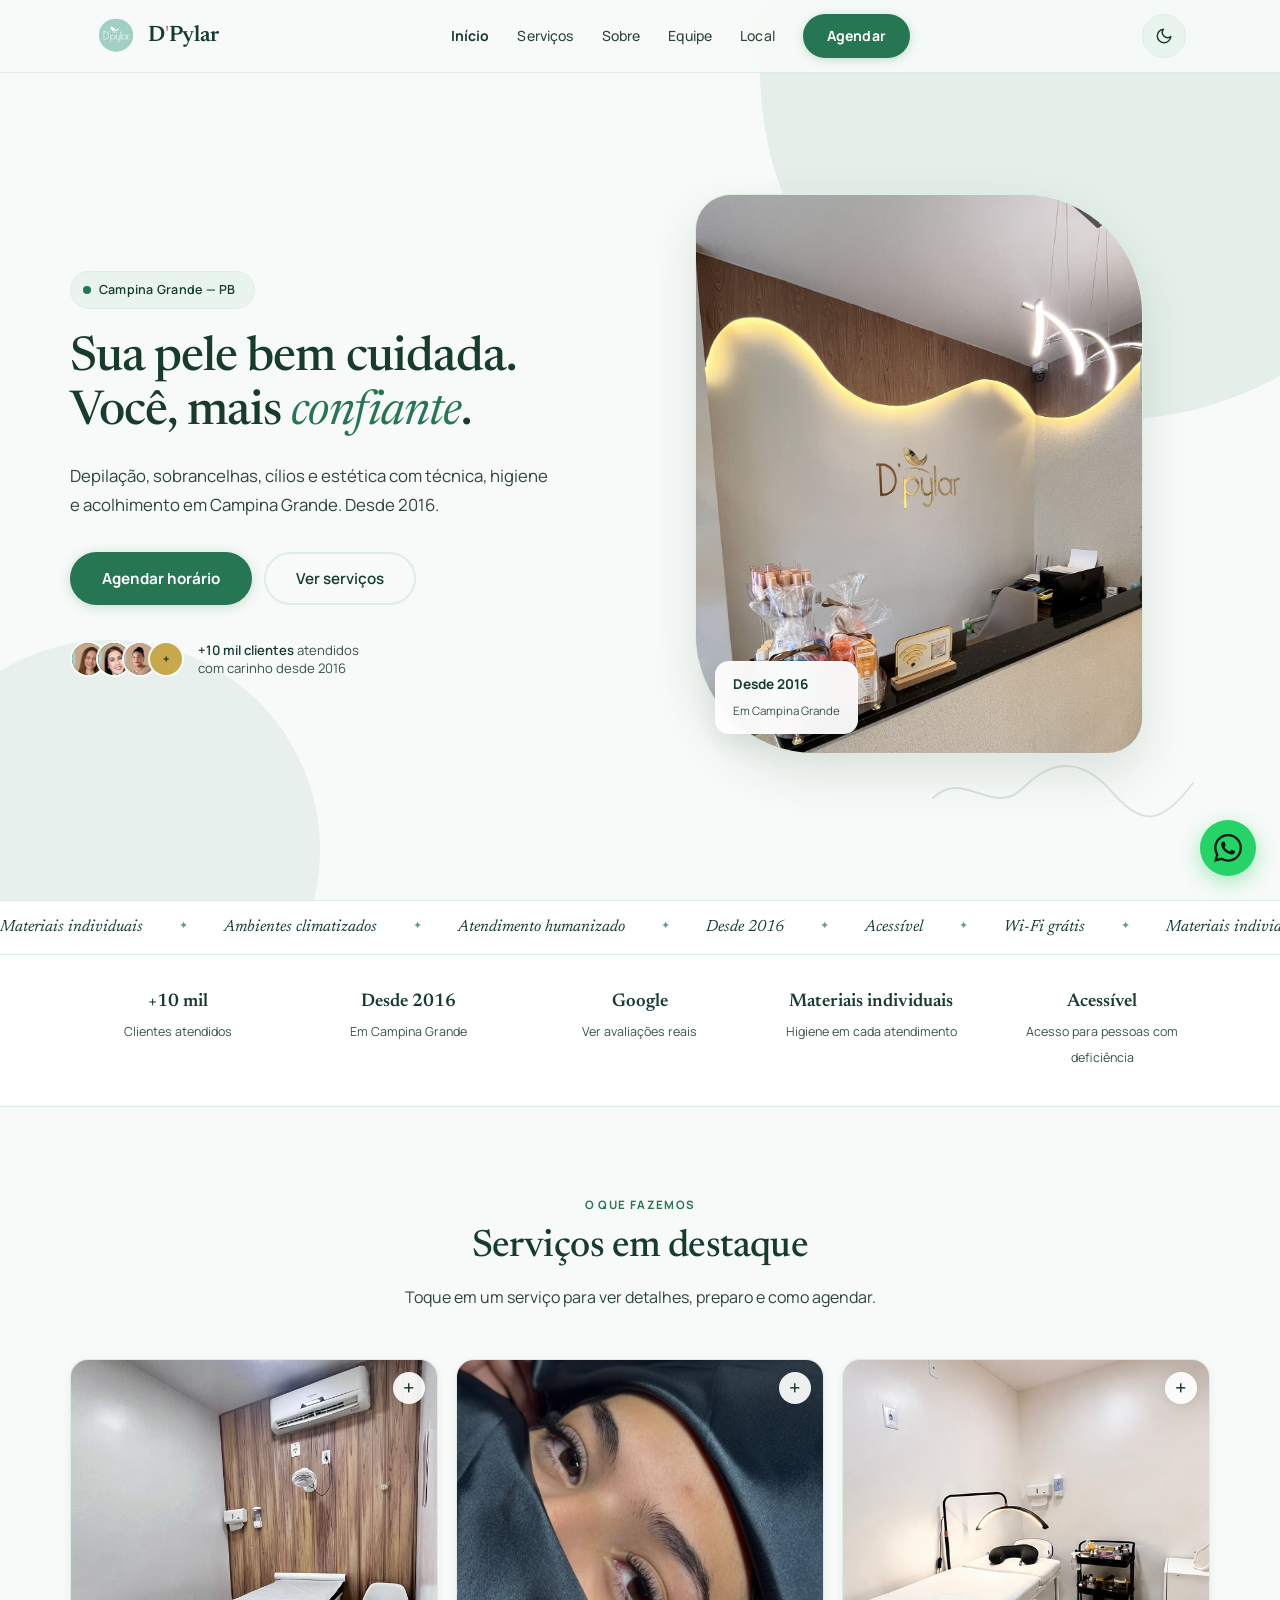
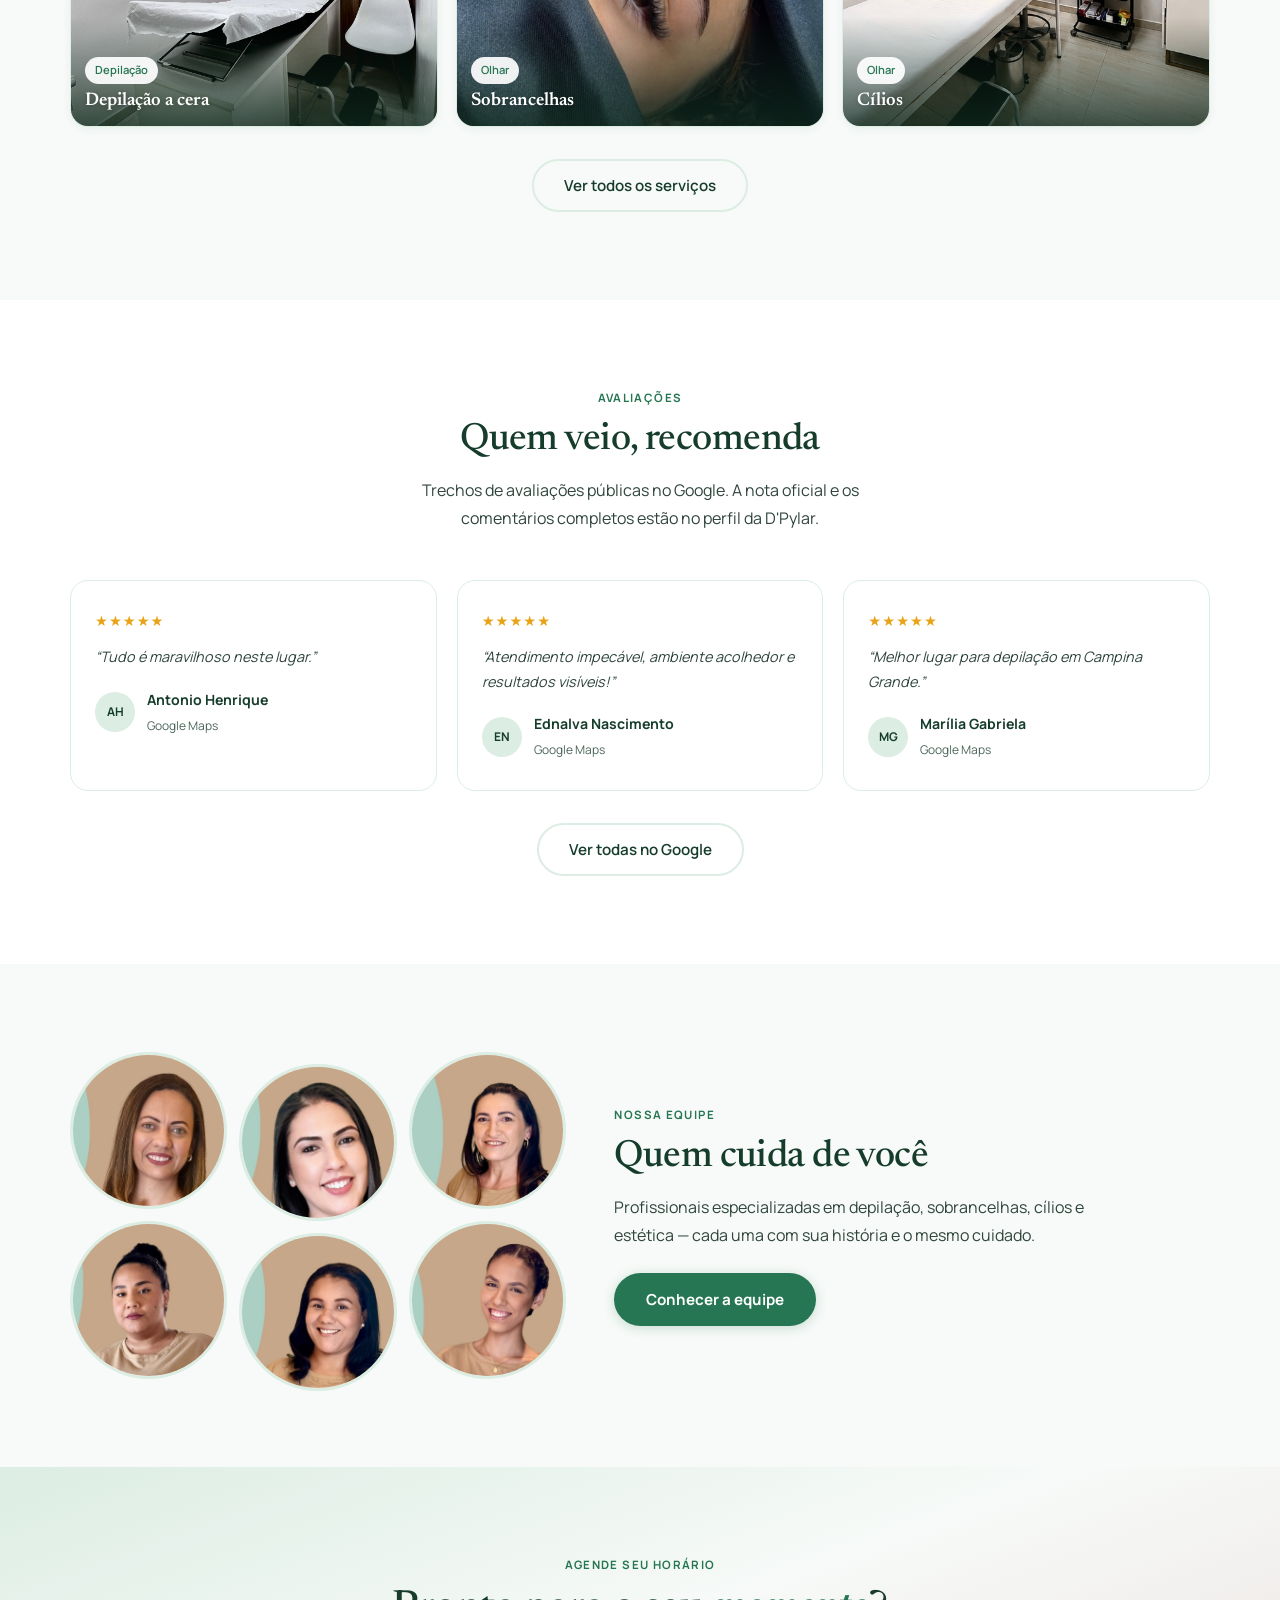
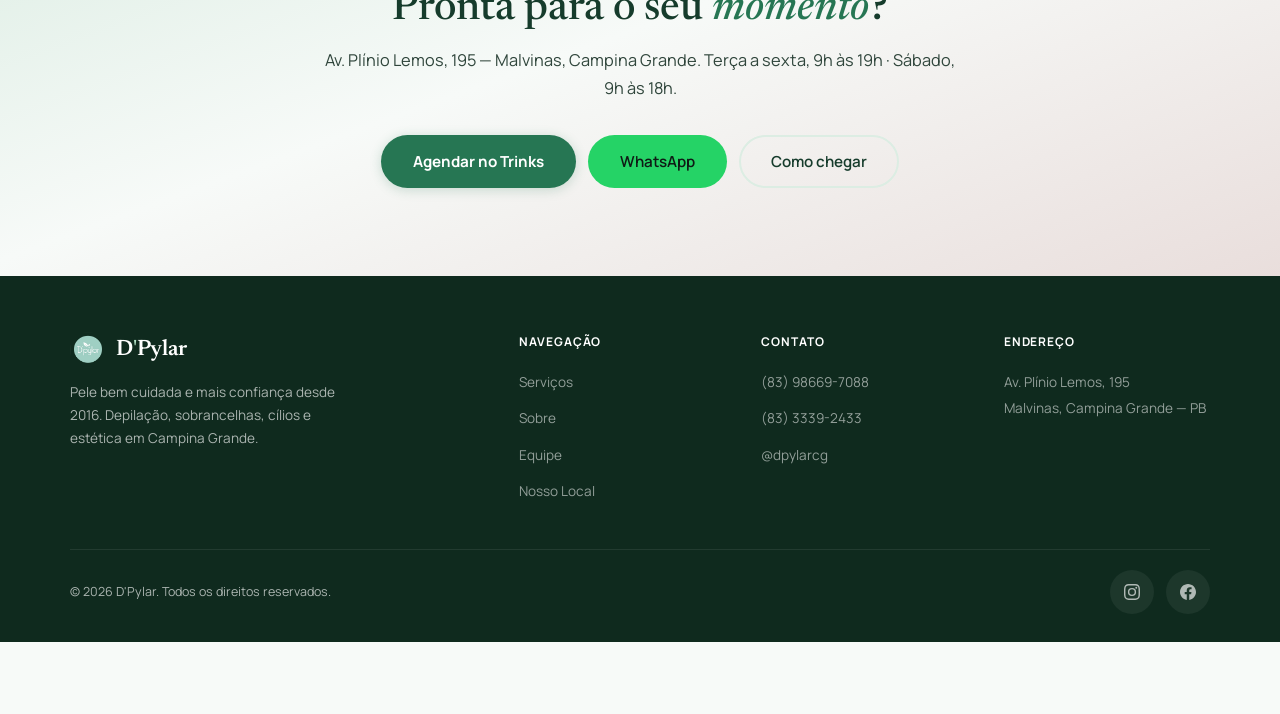
<file: index.html>
<!DOCTYPE html>
<html lang="pt-BR">
<head>
<meta charset="UTF-8">
<meta name="viewport" content="width=device-width, initial-scale=1.0">
<title>D'Pylar | Depilação, Sobrancelhas, Cílios e Estética — Campina Grande</title>
<meta name="description" content="Depilação a cera, fotodepilação, sobrancelhas, cílios e estética em Campina Grande. Atendimento com técnica, higiene e acolhimento desde 2016. Agende pelo WhatsApp ou Trinks.">
<link rel="canonical" href="https://dpylar.vercel.app/">
<meta property="og:type" content="website">
<meta property="og:locale" content="pt_BR">
<meta property="og:title" content="D'Pylar | Depilação, Sobrancelhas, Cílios e Estética — Campina Grande">
<meta property="og:description" content="Depilação, sobrancelhas, cílios e estética com técnica, higiene e acolhimento em Campina Grande. Desde 2016.">
<meta property="og:image" content="https://dpylar.vercel.app/assets/logo.png">
<meta property="og:url" content="https://dpylar.vercel.app/">
<meta name="twitter:card" content="summary">
<link rel="icon" type="image/png" sizes="32x32" href="assets/favicon-32.png">
<link rel="apple-touch-icon" href="assets/apple-touch-icon.png">
<link rel="preconnect" href="https://fonts.googleapis.com">
<link rel="preconnect" href="https://fonts.gstatic.com" crossorigin>
<link href="https://fonts.googleapis.com/css2?family=Manrope:wght@400;500;600;700&family=Newsreader:ital,opsz,wght@0,6..72,400;0,6..72,500;0,6..72,600;1,6..72,400&display=swap" rel="stylesheet">
<link rel="stylesheet" href="style.css">
<script type="application/ld+json">
{
  "@context": "https://schema.org",
  "@type": "BeautySalon",
  "name": "D'Pylar",
  "description": "Depilação, sobrancelhas, cílios e estética em Campina Grande desde 2016.",
  "url": "https://dpylar.vercel.app/",
  "telephone": "+5583986697088",
  "image": "https://dpylar.vercel.app/assets/logo.png",
  "address": {
    "@type": "PostalAddress",
    "streetAddress": "Avenida Plínio Lemos, 195",
    "addressLocality": "Campina Grande",
    "addressRegion": "PB",
    "postalCode": "58433-195",
    "addressCountry": "BR"
  },
  "geo": {
    "@type": "GeoCoordinates",
    "latitude": -7.2382758,
    "longitude": -35.9235227
  },
  "openingHoursSpecification": [
    { "@type": "OpeningHoursSpecification", "dayOfWeek": ["Tuesday","Wednesday","Thursday","Friday"], "opens": "09:00", "closes": "19:00" },
    { "@type": "OpeningHoursSpecification", "dayOfWeek": "Saturday", "opens": "09:00", "closes": "18:00" }
  ],
  "sameAs": [
    "https://www.instagram.com/dpylarcg",
    "https://www.facebook.com/Dpylar",
    "https://www.trinks.com/dpylarcg"
  ]
}
</script>
</head>
<body class="has-mobile-bar">
<a href="#main-content" class="skip-link">Pular para o conteúdo</a>

<!-- ══ NAV ══ -->
<nav class="nav" id="navbar">
  <div class="nav-inner">
    <a href="index.html" class="brand">
      <img class="brand-logo" src="assets/logo.png" width="44" height="44" alt="D'Pylar">
      <span class="brand-name">D<span>'</span>Pylar</span>
    </a>
    <ul class="nav-menu">
      <li><a href="index.html" class="is-active">Início</a></li>
      <li><a href="servicos.html">Serviços</a></li>
      <li><a href="sobre.html">Sobre</a></li>
      <li><a href="equipe.html">Equipe</a></li>
      <li><a href="local.html">Local</a></li>
      <li><a href="https://www.trinks.com/dpylarcg" class="btn btn-nav" target="_blank" rel="noopener">Agendar</a></li>
    </ul>
    <div class="nav-controls">
      <button type="button" class="theme-toggle" onclick="toggleTheme()" aria-label="Alternar tema claro ou escuro">
        <svg class="icon-sun" viewBox="0 0 24 24" aria-hidden="true">
          <circle cx="12" cy="12" r="5"/>
          <line x1="12" y1="1" x2="12" y2="3"/>
          <line x1="12" y1="21" x2="12" y2="23"/>
          <line x1="4.22" y1="4.22" x2="5.64" y2="5.64"/>
          <line x1="18.36" y1="18.36" x2="19.78" y2="19.78"/>
          <line x1="1" y1="12" x2="3" y2="12"/>
          <line x1="21" y1="12" x2="23" y2="12"/>
          <line x1="4.22" y1="19.78" x2="5.64" y2="18.36"/>
          <line x1="18.36" y1="5.64" x2="19.78" y2="4.22"/>
        </svg>
        <svg class="icon-moon" viewBox="0 0 24 24" aria-hidden="true">
          <path d="M21 12.79A9 9 0 1111.21 3 7 7 0 0021 12.79z"/>
        </svg>
      </button>
      <button type="button" class="hamburger" onclick="openMobile()" aria-label="Abrir menu" aria-controls="mobileMenu" aria-expanded="false">
        <span></span><span></span><span></span>
      </button>
    </div>
  </div>
</nav>

<!-- ══ MOBILE MENU ══ -->
<div class="mobile-overlay" id="mobileMenu" aria-hidden="true" role="dialog" aria-modal="true" aria-label="Menu de navegação">
  <div class="mobile-menu-sheet">
    <div class="mobile-menu-top">
      <a href="index.html" class="brand" onclick="closeMobile()">
        <img class="brand-logo" src="assets/logo.png" width="44" height="44" alt="D'Pylar">
        <span class="brand-name">D<span>'</span>Pylar</span>
      </a>
      <div class="mobile-menu-top-actions">
        <button type="button" class="theme-toggle" onclick="toggleTheme()" aria-label="Alternar tema claro ou escuro">
          <svg class="icon-sun" viewBox="0 0 24 24" aria-hidden="true"><circle cx="12" cy="12" r="5"/><line x1="12" y1="1" x2="12" y2="3"/><line x1="12" y1="21" x2="12" y2="23"/><line x1="4.22" y1="4.22" x2="5.64" y2="5.64"/><line x1="18.36" y1="18.36" x2="19.78" y2="19.78"/><line x1="1" y1="12" x2="3" y2="12"/><line x1="21" y1="12" x2="23" y2="12"/><line x1="4.22" y1="19.78" x2="5.64" y2="18.36"/><line x1="18.36" y1="5.64" x2="19.78" y2="4.22"/></svg>
          <svg class="icon-moon" viewBox="0 0 24 24" aria-hidden="true"><path d="M21 12.79A9 9 0 1111.21 3 7 7 0 0021 12.79z"/></svg>
        </button>
        <button type="button" class="close-btn" onclick="closeMobile()" aria-label="Fechar menu">
          <svg viewBox="0 0 24 24" fill="none" stroke-width="2" stroke-linecap="round" aria-hidden="true"><line x1="18" y1="6" x2="6" y2="18"/><line x1="6" y1="6" x2="18" y2="18"/></svg>
        </button>
      </div>
    </div>
    <nav class="mobile-menu-nav" aria-label="Páginas">
      <a href="index.html" class="is-active" onclick="closeMobile()">Início</a>
      <a href="servicos.html" onclick="closeMobile()">Serviços</a>
      <a href="sobre.html" onclick="closeMobile()">Sobre</a>
      <a href="equipe.html" onclick="closeMobile()">Equipe</a>
      <a href="local.html" onclick="closeMobile()">Local</a>
    </nav>
    <div class="mobile-menu-cta">
      <a href="https://www.trinks.com/dpylarcg" class="btn btn-mint" target="_blank" rel="noopener" onclick="closeMobile()">Agendar horário</a>
      <a href="https://wa.me/5583986697088" class="btn btn-wa-soft" target="_blank" rel="noopener" onclick="closeMobile()">WhatsApp</a>
    </div>
  </div>
</div>

<!-- ══ HERO ══ -->
<main id="main-content">
<section class="hero">
  <div class="hero-bg" aria-hidden="true">
    <div class="hero-circle hero-circle-1"></div>
    <div class="hero-circle hero-circle-2"></div>
  </div>
  <svg class="hero-signature" viewBox="0 0 280 80" aria-hidden="true">
    <path d="M10 50 C 40 20, 70 70, 100 40 S 160 10, 190 45 S 240 75, 270 35"/>
  </svg>
  <div class="hero-inner">
    <div class="hero-content">
      <div class="hero-tag"><div class="tag-dot"></div> Campina Grande — PB</div>
      <h1>Sua pele bem cuidada.<br>Você, mais <em>confiante</em>.</h1>
      <p class="hero-desc">Depilação, sobrancelhas, cílios e estética com técnica, higiene e acolhimento em Campina Grande. Desde 2016.</p>
      <div class="hero-actions">
        <a href="https://www.trinks.com/dpylarcg" class="btn btn-mint" target="_blank" rel="noopener">Agendar horário</a>
        <a href="servicos.html" class="btn btn-ghost">Ver serviços</a>
      </div>
      <div class="hero-proof">
        <div class="hero-proof-avatars" aria-hidden="true">
          <span><img src="assets/team-rosina.jpg" width="640" height="800" alt="" loading="lazy"></span>
          <span><img src="assets/team-luana.jpg" width="640" height="800" alt="" loading="lazy"></span>
          <span><img src="assets/team-jheniffer.jpg" width="640" height="800" alt="" loading="lazy"></span>
          <span>+</span>
        </div>
        <div class="hero-proof-text"><strong>+10 mil clientes</strong> atendidos<br>com carinho desde 2016</div>
      </div>
    </div>
    <div class="hero-visual">
      <div class="hero-photo">
        <img src="assets/ambiente-recepcao.jpg" width="1280" height="2276" alt="Recepção da D'Pylar em Campina Grande" fetchpriority="high" decoding="async">
      </div>
      <div class="hero-photo-badge">
        <strong>Desde 2016</strong>
        <span>Em Campina Grande</span>
      </div>
    </div>
  </div>
</section>

<!-- ══ MARQUEE DE SERVIÇOS ══ -->
<div class="marquee" aria-hidden="true">
  <div class="marquee-track">
    <div class="marquee-group">
      <span>Materiais individuais</span><span class="marquee-dot">✦</span>
      <span>Ambientes climatizados</span><span class="marquee-dot">✦</span>
      <span>Atendimento humanizado</span><span class="marquee-dot">✦</span>
      <span>Desde 2016</span><span class="marquee-dot">✦</span>
      <span>Acessível</span><span class="marquee-dot">✦</span>
      <span>Wi-Fi grátis</span><span class="marquee-dot">✦</span>
    </div>
    <div class="marquee-group">
      <span>Materiais individuais</span><span class="marquee-dot">✦</span>
      <span>Ambientes climatizados</span><span class="marquee-dot">✦</span>
      <span>Atendimento humanizado</span><span class="marquee-dot">✦</span>
      <span>Desde 2016</span><span class="marquee-dot">✦</span>
      <span>Acessível</span><span class="marquee-dot">✦</span>
      <span>Wi-Fi grátis</span><span class="marquee-dot">✦</span>
    </div>
  </div>
</div>

<!-- ══ FAIXA DE CONFIANÇA ══ -->
<section class="trust-strip" aria-label="Provas de confiança">
  <div class="trust-grid">
    <div class="trust-item">
      <strong data-counter data-target="10" data-prefix="+" data-suffix=" mil">+10 mil</strong>
      <span>Clientes atendidos</span>
    </div>
    <div class="trust-item">
      <strong>Desde 2016</strong>
      <span>Em Campina Grande</span>
    </div>
    <div class="trust-item">
      <a href="https://www.google.com/maps/search/?api=1&query=D'Pylar+Campina+Grande" target="_blank" rel="noopener">
        <strong>Google</strong>
        <span>Ver avaliações reais</span>
      </a>
    </div>
    <div class="trust-item">
      <strong>Materiais individuais</strong>
      <span>Higiene em cada atendimento</span>
    </div>
    <div class="trust-item">
      <strong>Acessível</strong>
      <span>Acesso para pessoas com deficiência</span>
    </div>
  </div>
</section>

<!-- ══ SERVIÇOS EM DESTAQUE ══ -->
<section class="section home-services" aria-labelledby="home-services-title">
  <div class="section-inner">
    <div class="section-header center">
      <span class="section-tag">O que fazemos</span>
      <h2 class="section-title" id="home-services-title">Serviços em destaque</h2>
      <p class="section-sub">Toque em um serviço para ver detalhes, preparo e como agendar.</p>
    </div>
    <div class="srv-square-grid">
      <a class="srv-square" href="servicos.html#cera" aria-label="Ver detalhes de Depilação a cera">
        <span class="srv-square-img">
          <img src="assets/ambiente-sala-cera.jpg" width="400" height="400" alt="" loading="lazy">
        </span>
        <span class="srv-square-label">
          <span class="srv-chip">Depilação</span>
          <span class="srv-square-title">Depilação a cera</span>
        </span>
      </a>
      <a class="srv-square" href="servicos.html#sobrancelhas" aria-label="Ver detalhes de Design de sobrancelhas">
        <span class="srv-square-img">
          <img src="assets/sobrancelha.jpg" width="400" height="400" alt="" loading="lazy">
        </span>
        <span class="srv-square-label">
          <span class="srv-chip">Olhar</span>
          <span class="srv-square-title">Sobrancelhas</span>
        </span>
      </a>
      <a class="srv-square" href="servicos.html#cilios" aria-label="Ver detalhes de Cílios">
        <span class="srv-square-img">
          <img src="assets/ambiente-cilios.jpg" width="400" height="400" alt="" loading="lazy">
        </span>
        <span class="srv-square-label">
          <span class="srv-chip">Olhar</span>
          <span class="srv-square-title">Cílios</span>
        </span>
      </a>
    </div>
    <div class="home-services-cta">
      <a href="servicos.html" class="btn btn-ghost">Ver todos os serviços</a>
    </div>
  </div>
</section>

<!-- ══ AVALIAÇÕES ══ -->
<section class="section reviews" aria-labelledby="home-reviews-title" style="background:var(--white);">
  <div class="section-inner">
    <div class="section-header center">
      <span class="section-tag">Avaliações</span>
      <h2 class="section-title" id="home-reviews-title">Quem veio, recomenda</h2>
      <p class="section-sub">Trechos de avaliações públicas no Google. A nota oficial e os comentários completos estão no perfil da D'Pylar.</p>
    </div>
    <div class="reviews-grid" aria-label="Trechos de avaliações públicas no Google Maps">
      <article class="review-card">
        <div class="stars" aria-label="5 de 5 estrelas">★★★★★</div>
        <p>“Tudo é maravilhoso neste lugar.”</p>
        <div class="review-author">
          <div class="review-avatar" aria-hidden="true">AH</div>
          <div><strong>Antonio Henrique</strong><span>Google Maps</span></div>
        </div>
      </article>
      <article class="review-card">
        <div class="stars" aria-label="5 de 5 estrelas">★★★★★</div>
        <p>“Atendimento impecável, ambiente acolhedor e resultados visíveis!”</p>
        <div class="review-author">
          <div class="review-avatar" aria-hidden="true">EN</div>
          <div><strong>Ednalva Nascimento</strong><span>Google Maps</span></div>
        </div>
      </article>
      <article class="review-card">
        <div class="stars" aria-label="5 de 5 estrelas">★★★★★</div>
        <p>“Melhor lugar para depilação em Campina Grande.”</p>
        <div class="review-author">
          <div class="review-avatar" aria-hidden="true">MG</div>
          <div><strong>Marília Gabriela</strong><span>Google Maps</span></div>
        </div>
      </article>
    </div>
    <div class="home-services-cta">
      <a href="https://www.google.com/maps/search/?api=1&query=D'Pylar+Campina+Grande" class="btn btn-ghost" target="_blank" rel="noopener">Ver todas no Google</a>
    </div>
  </div>
</section>

<!-- ══ EQUIPE (TEASER) ══ -->
<section class="section team-teaser" aria-labelledby="home-team-title">
  <div class="section-inner">
    <div class="team-teaser-inner">
      <div class="team-teaser-avatars" aria-hidden="true">
        <img src="assets/team-rosina.jpg" width="640" height="800" alt="" loading="lazy">
        <img src="assets/team-luana.jpg" width="640" height="800" alt="" loading="lazy">
        <img src="assets/team-ednalva.jpg" width="640" height="800" alt="" loading="lazy">
        <img src="assets/team-jheniffer.jpg" width="640" height="800" alt="" loading="lazy">
        <img src="assets/team-bruna.jpg" width="640" height="800" alt="" loading="lazy">
        <img src="assets/team-rayssa.jpg" width="640" height="800" alt="" loading="lazy">
      </div>
      <div class="team-teaser-text">
        <span class="section-tag">Nossa equipe</span>
        <h2 class="section-title" id="home-team-title">Quem cuida de você</h2>
        <p class="section-sub">Profissionais especializadas em depilação, sobrancelhas, cílios e estética — cada uma com sua história e o mesmo cuidado.</p>
        <a href="equipe.html" class="btn btn-mint">Conhecer a equipe</a>
      </div>
    </div>
  </div>
</section>

<!-- ══ AGENDAMENTO + LOCAL ══ -->
<section class="cta" id="agendar">
  <div class="cta-inner">
    <span class="section-tag">Agende seu horário</span>
    <h2>Pronta para o seu <em>momento</em>?</h2>
    <p>Av. Plínio Lemos, 195 — Malvinas, Campina Grande. Terça a sexta, 9h às 19h · Sábado, 9h às 18h.</p>
    <div class="cta-buttons">
      <a href="https://www.trinks.com/dpylarcg" class="btn btn-mint" target="_blank" rel="noopener">Agendar no Trinks</a>
      <a href="https://wa.me/5583986697088?text=Ol%C3%A1!%20Quero%20agendar%20um%20hor%C3%A1rio" class="btn btn-whatsapp" target="_blank" rel="noopener">WhatsApp</a>
      <a href="local.html" class="btn btn-ghost">Como chegar</a>
    </div>
  </div>
</section>

</main>
<!-- ══ FOOTER ══ -->
<footer class="footer">
  <div class="footer-inner">
    <div>
      <div class="footer-brand">
        <img src="assets/logo.png" width="36" height="36" alt="">
        <span class="brand-name">D<span>'</span>Pylar</span>
      </div>
      <p class="footer-about">Pele bem cuidada e mais confiança desde 2016. Depilação, sobrancelhas, cílios e estética em Campina Grande.</p>
    </div>
    <div>
      <h5>Navegação</h5>
      <ul>
        <li><a href="servicos.html">Serviços</a></li>
        <li><a href="sobre.html">Sobre</a></li>
        <li><a href="equipe.html">Equipe</a></li>
        <li><a href="local.html">Nosso Local</a></li>
      </ul>
    </div>
    <div>
      <h5>Contato</h5>
      <ul>
        <li><a href="tel:+5583986697088">(83) 98669-7088</a></li>
        <li><a href="tel:+558333392433">(83) 3339-2433</a></li>
        <li><a href="https://www.instagram.com/dpylarcg" target="_blank" rel="noopener">@dpylarcg</a></li>
      </ul>
    </div>
    <div>
      <h5>Endereço</h5>
      <ul>
        <li><a href="https://maps.app.goo.gl/AVbUxdaRb7txiyN36" target="_blank" rel="noopener">Av. Plínio Lemos, 195<br>Malvinas, Campina Grande — PB</a></li>
      </ul>
    </div>
  </div>
  <div class="footer-bottom">
    <span>&copy; 2026 D'Pylar. Todos os direitos reservados.</span>
    <div class="socials">
      <a href="https://www.instagram.com/dpylarcg" target="_blank" rel="noopener" aria-label="Instagram">
        <svg viewBox="0 0 24 24" aria-hidden="true"><path d="M12 2.163c3.204 0 3.584.012 4.85.07 3.252.148 4.771 1.691 4.919 4.919.058 1.265.069 1.645.069 4.849 0 3.205-.012 3.584-.069 4.849-.149 3.225-1.664 4.771-4.919 4.919-1.266.058-1.644.07-4.85.07-3.204 0-3.584-.012-4.849-.07-3.26-.149-4.771-1.699-4.919-4.92-.058-1.265-.07-1.644-.07-4.849 0-3.204.013-3.583.07-4.849.149-3.227 1.664-4.771 4.919-4.919 1.266-.057 1.645-.069 4.849-.069zM12 0C8.741 0 8.333.014 7.053.072 2.695.272.273 2.69.073 7.052.014 8.333 0 8.741 0 12c0 3.259.014 3.668.072 4.948.2 4.358 2.618 6.78 6.98 6.98C8.333 23.986 8.741 24 12 24c3.259 0 3.668-.014 4.948-.072 4.354-.2 6.782-2.618 6.979-6.98.059-1.28.073-1.689.073-4.948 0-3.259-.014-3.667-.072-4.947-.196-4.354-2.617-6.78-6.979-6.98C15.668.014 15.259 0 12 0zm0 5.838a6.162 6.162 0 100 12.324 6.162 6.162 0 000-12.324zM12 16a4 4 0 110-8 4 4 0 010 8zm6.406-11.845a1.44 1.44 0 100 2.881 1.44 1.44 0 000-2.881z"/></svg>
      </a>
      <a href="https://www.facebook.com/Dpylar" target="_blank" rel="noopener" aria-label="Facebook">
        <svg viewBox="0 0 24 24" aria-hidden="true"><path d="M24 12.073c0-6.627-5.373-12-12-12s-12 5.373-12 12c0 5.99 4.388 10.954 10.125 11.854v-8.385H7.078v-3.47h3.047V9.43c0-3.007 1.792-4.669 4.533-4.669 1.312 0 2.686.235 2.686.235v2.953H15.83c-1.491 0-1.956.925-1.956 1.874v2.25h3.328l-.532 3.47h-2.796v8.385C19.612 23.027 24 18.062 24 12.073z"/></svg>
      </a>
    </div>
  </div>
</footer>

<!-- WhatsApp flutuante -->
<a href="https://wa.me/5583986697088?text=Ol%C3%A1!%20Gostaria%20de%20tirar%20uma%20dúvida" class="float-wa" target="_blank" rel="noopener" aria-label="Falar no WhatsApp">
  <svg viewBox="0 0 24 24" aria-hidden="true"><path d="M17.472 14.382c-.297-.149-1.758-.867-2.03-.967-.273-.099-.471-.148-.67.15-.197.297-.767.966-.94 1.164-.173.199-.347.223-.644.075-.297-.15-1.255-.463-2.39-1.475-.883-.788-1.48-1.761-1.653-2.059-.173-.297-.018-.458.13-.606.134-.133.298-.347.446-.52.149-.174.198-.298.298-.497.099-.198.05-.371-.025-.52-.075-.149-.669-1.612-.916-2.207-.242-.579-.487-.5-.669-.51-.173-.008-.371-.01-.57-.01-.198 0-.52.074-.792.372-.272.297-1.04 1.016-1.04 2.479 0 1.462 1.065 2.875 1.213 3.074.149.198 2.096 3.2 5.077 4.487.709.306 1.262.489 1.694.625.712.227 1.36.195 1.871.118.571-.085 1.758-.719 2.006-1.413.248-.694.248-1.289.173-1.413-.074-.124-.272-.198-.57-.347m-5.421 7.403h-.004a9.87 9.87 0 01-5.031-1.378l-.361-.214-3.741.982.998-3.648-.235-.374a9.86 9.86 0 01-1.51-5.26c.001-5.45 4.436-9.884 9.888-9.884 2.64 0 5.122 1.03 6.988 2.898a9.825 9.825 0 012.893 6.994c-.003 5.45-4.437 9.884-9.885 9.884m8.413-18.297A11.815 11.815 0 0012.05 0C5.495 0 .16 5.335.157 11.892c0 2.096.547 4.142 1.588 5.945L.057 24l6.305-1.654a11.882 11.882 0 005.683 1.448h.005c6.554 0 11.89-5.335 11.893-11.893a11.821 11.821 0 00-3.48-8.413z"/></svg>
</a>

<!-- Barra mobile fixa -->
<div class="mobile-bar" role="navigation" aria-label="Ações principais">
  <a href="https://wa.me/5583986697088" class="mb-secondary" target="_blank" rel="noopener">WhatsApp</a>
  <a href="https://www.trinks.com/dpylarcg" class="mb-primary" target="_blank" rel="noopener">Agendar</a>
</div>

<script src="script.js"></script>
</body>
</html>
</file>
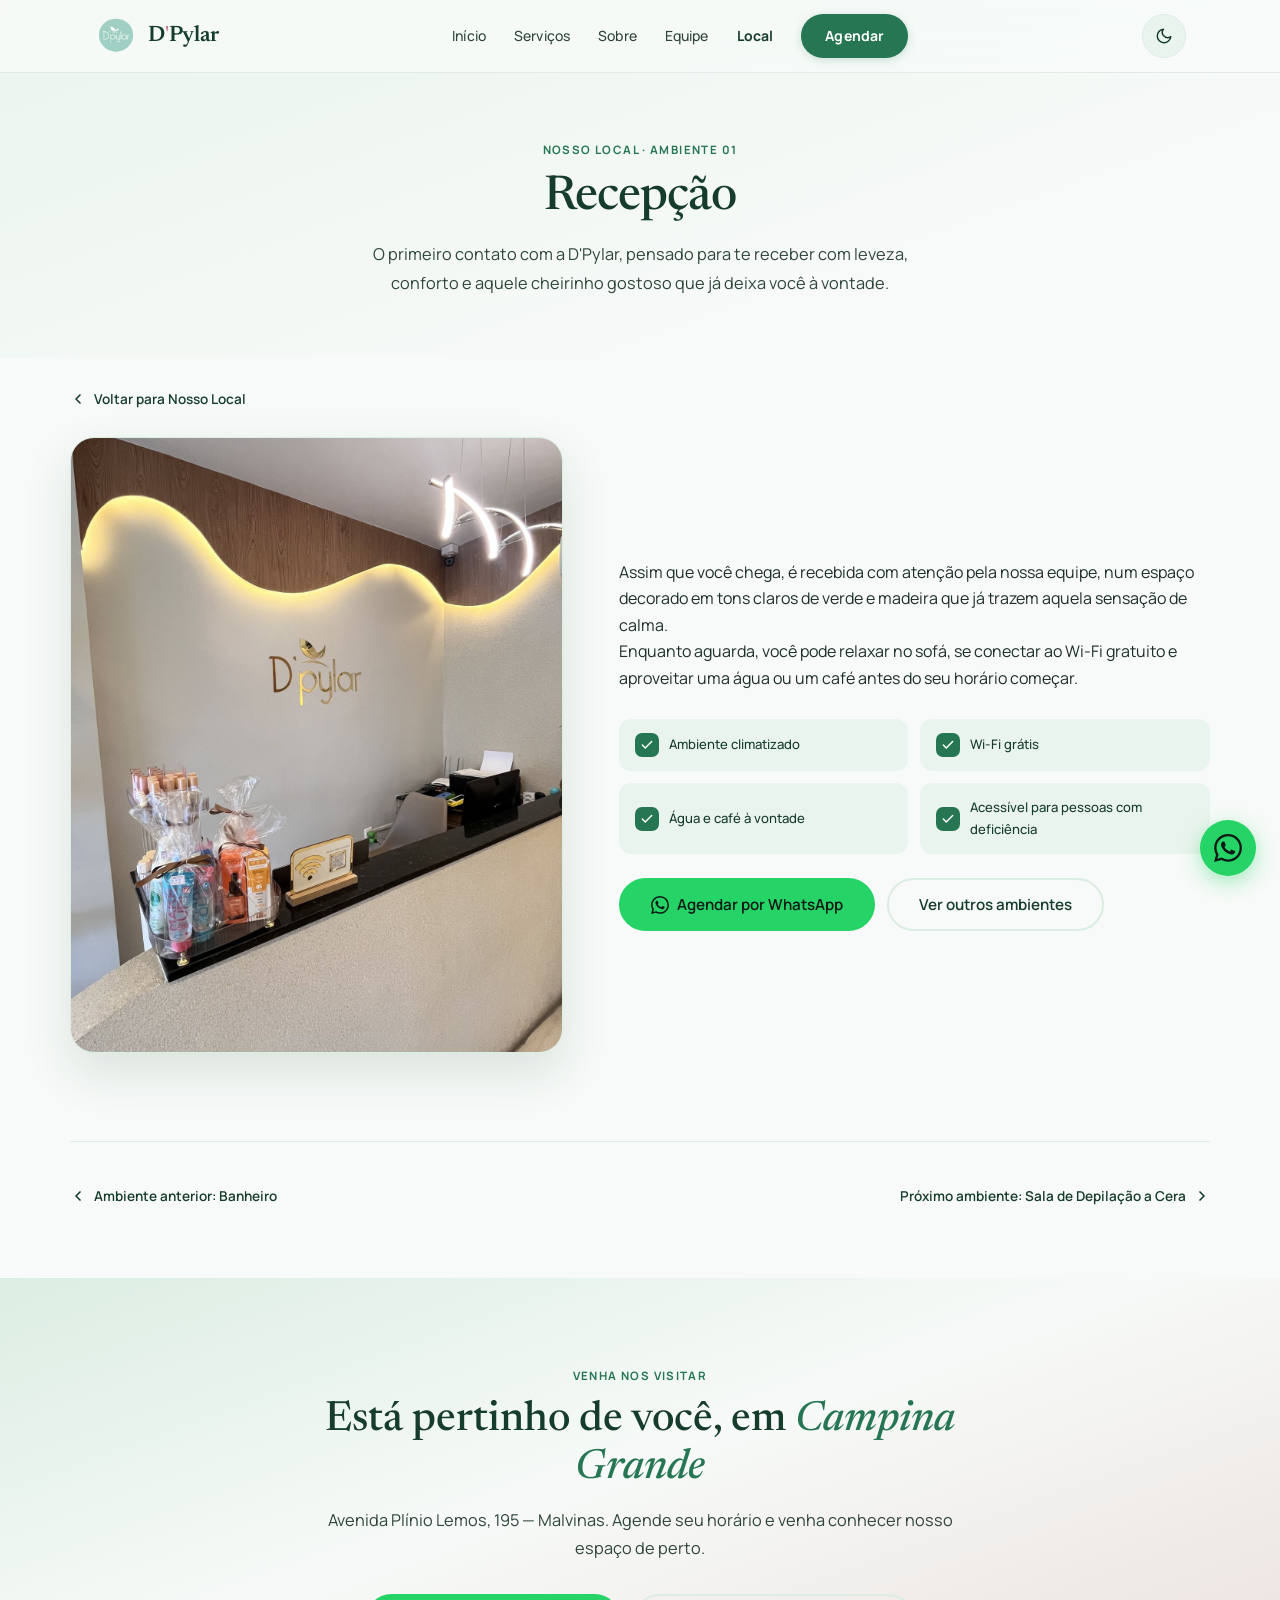
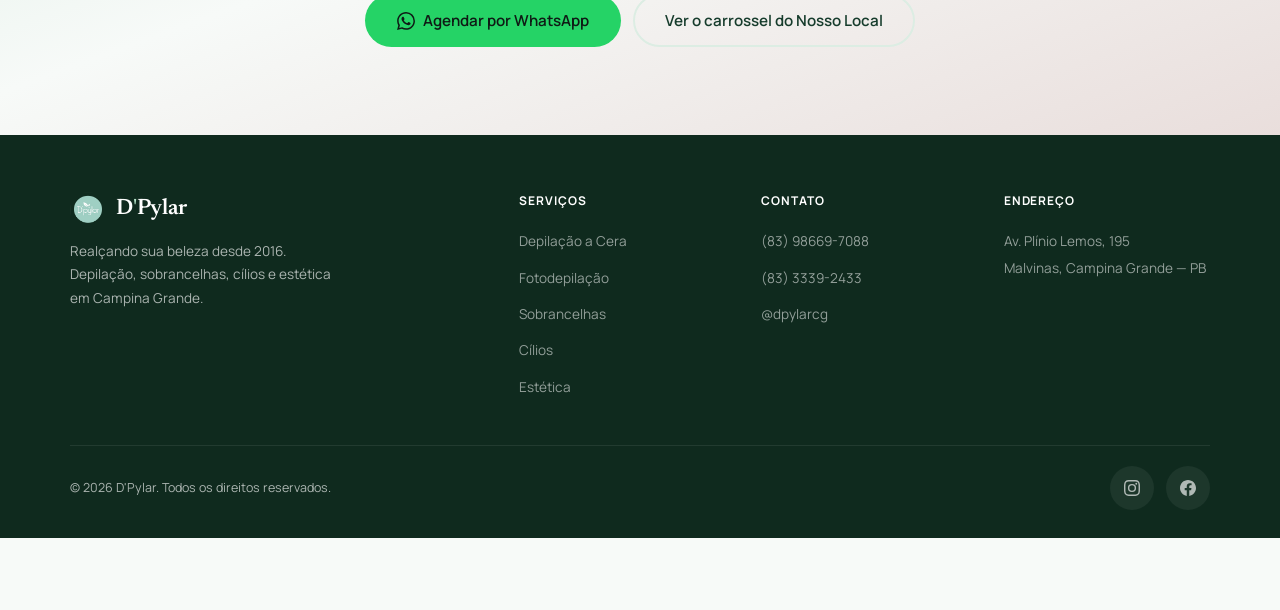
<file: ambiente.html>
<!DOCTYPE html>
<html lang="pt-BR">
<head>
<meta charset="UTF-8">
<meta name="viewport" content="width=device-width, initial-scale=1.0">
<title id="pageTitle">Nosso Local | D'Pylar — Campina Grande</title>
<meta name="description" content="Ambientes da D'Pylar em Campina Grande: recepção, salas de atendimento e estrutura pensada para o seu conforto.">
<link rel="canonical" href="https://dpylar.vercel.app/ambiente.html">
<meta property="og:type" content="website">
<meta property="og:locale" content="pt_BR">
<meta property="og:title" content="Nosso Local | D'Pylar — Campina Grande">
<meta property="og:description" content="Conheça os ambientes da D'Pylar, preparados para receber você com conforto e cuidado.">
<meta property="og:image" content="https://dpylar.vercel.app/assets/logo.png">
<meta property="og:url" content="https://dpylar.vercel.app/ambiente.html">
<meta name="twitter:card" content="summary">
<link rel="icon" type="image/png" sizes="32x32" href="assets/favicon-32.png">
<link rel="apple-touch-icon" href="assets/apple-touch-icon.png">
<link rel="preconnect" href="https://fonts.googleapis.com">
<link rel="preconnect" href="https://fonts.gstatic.com" crossorigin>
<link href="https://fonts.googleapis.com/css2?family=Manrope:wght@400;500;600;700&family=Newsreader:ital,opsz,wght@0,6..72,400;0,6..72,500;0,6..72,600;1,6..72,400&display=swap" rel="stylesheet">
<link rel="stylesheet" href="style.css">
</head>
<body class="has-mobile-bar">
<a href="#main-content" class="skip-link">Pular para o conteúdo</a>

<!-- ══ NAV ══ -->
<nav class="nav" id="navbar">
  <div class="nav-inner">
    <a href="index.html" class="brand">
      <img class="brand-logo" src="assets/logo.png" width="44" height="44" alt="D'Pylar">
      <span class="brand-name">D<span>'</span>Pylar</span>
    </a>
    <ul class="nav-menu">
      <li><a href="index.html">Início</a></li>
      <li><a href="servicos.html">Serviços</a></li>
      <li><a href="sobre.html">Sobre</a></li>
      <li><a href="equipe.html">Equipe</a></li>
      <li><a href="local.html" class="is-active">Local</a></li>
      <li><a href="https://www.trinks.com/dpylarcg" class="btn btn-nav" target="_blank" rel="noopener">Agendar</a></li>
    </ul>
    <div class="nav-controls">
      <button class="theme-toggle" onclick="toggleTheme()" aria-label="Alternar tema">
        <svg class="icon-sun" viewBox="0 0 24 24">
          <circle cx="12" cy="12" r="5"/>
          <line x1="12" y1="1" x2="12" y2="3"/>
          <line x1="12" y1="21" x2="12" y2="23"/>
          <line x1="4.22" y1="4.22" x2="5.64" y2="5.64"/>
          <line x1="18.36" y1="18.36" x2="19.78" y2="19.78"/>
          <line x1="1" y1="12" x2="3" y2="12"/>
          <line x1="21" y1="12" x2="23" y2="12"/>
          <line x1="4.22" y1="19.78" x2="5.64" y2="18.36"/>
          <line x1="18.36" y1="5.64" x2="19.78" y2="4.22"/>
        </svg>
        <svg class="icon-moon" viewBox="0 0 24 24">
          <path d="M21 12.79A9 9 0 1111.21 3 7 7 0 0021 12.79z"/>
        </svg>
      </button>
      <button type="button" class="hamburger" onclick="openMobile()" aria-label="Abrir menu" aria-controls="mobileMenu" aria-expanded="false">
        <span></span><span></span><span></span>
      </button>
    </div>
  </div>
</nav>

<!-- ══ MOBILE MENU ══ -->
<div class="mobile-overlay" id="mobileMenu" aria-hidden="true" role="dialog" aria-modal="true" aria-label="Menu de navegação">
  <div class="mobile-menu-sheet">
    <div class="mobile-menu-top">
      <a href="index.html" class="brand" onclick="closeMobile()">
        <img class="brand-logo" src="assets/logo.png" width="44" height="44" alt="D'Pylar">
        <span class="brand-name">D<span>'</span>Pylar</span>
      </a>
      <div class="mobile-menu-top-actions">
        <button type="button" class="theme-toggle" onclick="toggleTheme()" aria-label="Alternar tema claro ou escuro">
          <svg class="icon-sun" viewBox="0 0 24 24" aria-hidden="true"><circle cx="12" cy="12" r="5"/><line x1="12" y1="1" x2="12" y2="3"/><line x1="12" y1="21" x2="12" y2="23"/><line x1="4.22" y1="4.22" x2="5.64" y2="5.64"/><line x1="18.36" y1="18.36" x2="19.78" y2="19.78"/><line x1="1" y1="12" x2="3" y2="12"/><line x1="21" y1="12" x2="23" y2="12"/><line x1="4.22" y1="19.78" x2="5.64" y2="18.36"/><line x1="18.36" y1="5.64" x2="19.78" y2="4.22"/></svg>
          <svg class="icon-moon" viewBox="0 0 24 24" aria-hidden="true"><path d="M21 12.79A9 9 0 1111.21 3 7 7 0 0021 12.79z"/></svg>
        </button>
        <button type="button" class="close-btn" onclick="closeMobile()" aria-label="Fechar menu">
          <svg viewBox="0 0 24 24" fill="none" stroke-width="2" stroke-linecap="round" aria-hidden="true"><line x1="18" y1="6" x2="6" y2="18"/><line x1="6" y1="6" x2="18" y2="18"/></svg>
        </button>
      </div>
    </div>
    <nav class="mobile-menu-nav" aria-label="Páginas">
      <a href="index.html" onclick="closeMobile()">Início</a>
      <a href="servicos.html" onclick="closeMobile()">Serviços</a>
      <a href="sobre.html" onclick="closeMobile()">Sobre</a>
      <a href="equipe.html" onclick="closeMobile()">Equipe</a>
      <a href="local.html" class="is-active" onclick="closeMobile()">Local</a>
    </nav>
    <div class="mobile-menu-cta">
      <a href="https://www.trinks.com/dpylarcg" class="btn btn-mint" target="_blank" rel="noopener" onclick="closeMobile()">Agendar horário</a>
      <a href="https://wa.me/5583986697088" class="btn btn-wa-soft" target="_blank" rel="noopener" onclick="closeMobile()">WhatsApp</a>
    </div>
  </div>
</div>

<!-- ══ PAGE HERO (preenchido via JS) ══ -->
<main id="main-content">
<section class="page-hero">
  <span class="section-tag" id="envTag">Nosso Local</span>
  <h1 id="envHeroTitle">Recepção</h1>
  <p id="envHeroP">O primeiro contato com a D'Pylar, pensado para te receber com leveza, conforto e aquele cheirinho gostoso que já deixa você à vontade.</p>
</section>

<!-- ══ DETALHE DO AMBIENTE (preenchido via JS) ══ -->
<section class="section" style="padding-top:20px;">
  <div class="section-inner">
    <a href="local.html#ambientes" class="env-back-link">
      <svg viewBox="0 0 24 24"><polyline points="15 18 9 12 15 6"/></svg>
      Voltar para Nosso Local
    </a>
    <div class="env-detail-layout">
      <div class="env-detail-visual">
        <div class="env-detail-frame" id="envFrame">
          <img id="envImg" src="assets/ambiente-recepcao.jpg" alt="Recepção D'Pylar">
        </div>
      </div>
      <div class="env-detail-text">
        <div id="envBody">
          <p>Assim que você chega, é recebida com atenção pela nossa equipe, num espaço decorado em tons claros de verde e madeira que já trazem aquela sensação de calma.</p>
          <p>Enquanto aguarda, você pode relaxar no sofá, se conectar ao Wi-Fi gratuito e aproveitar uma água ou um café antes do seu horário começar.</p>
        </div>
        <div class="about-perks" id="envPerks">
          <div class="perk">
            <div class="perk-check"><svg viewBox="0 0 24 24"><polyline points="20 6 9 17 4 12"/></svg></div>
            <span>Ambiente climatizado</span>
          </div>
          <div class="perk">
            <div class="perk-check"><svg viewBox="0 0 24 24"><polyline points="20 6 9 17 4 12"/></svg></div>
            <span>Wi-Fi grátis</span>
          </div>
          <div class="perk">
            <div class="perk-check"><svg viewBox="0 0 24 24"><polyline points="20 6 9 17 4 12"/></svg></div>
            <span>Água e café à vontade</span>
          </div>
          <div class="perk">
            <div class="perk-check"><svg viewBox="0 0 24 24"><polyline points="20 6 9 17 4 12"/></svg></div>
            <span>Acessível para pessoas com deficiência</span>
          </div>
        </div>
        <div class="env-detail-actions">
          <a href="https://wa.me/5583986697088" class="btn btn-whatsapp" target="_blank" rel="noopener">
            <svg width="18" height="18" viewBox="0 0 24 24" fill="currentColor"><path d="M17.472 14.382c-.297-.149-1.758-.867-2.03-.967-.273-.099-.471-.148-.67.15-.197.297-.767.966-.94 1.164-.173.199-.347.223-.644.075-.297-.15-1.255-.463-2.39-1.475-.883-.788-1.48-1.761-1.653-2.059-.173-.297-.018-.458.13-.606.134-.133.298-.347.446-.52.149-.174.198-.298.298-.497.099-.198.05-.371-.025-.52-.075-.149-.669-1.612-.916-2.207-.242-.579-.487-.5-.669-.51-.173-.008-.371-.01-.57-.01-.198 0-.52.074-.792.372-.272.297-1.04 1.016-1.04 2.479 0 1.462 1.065 2.875 1.213 3.074.149.198 2.096 3.2 5.077 4.487.709.306 1.262.489 1.694.625.712.227 1.36.195 1.871.118.571-.085 1.758-.719 2.006-1.413.248-.694.248-1.289.173-1.413-.074-.124-.272-.198-.57-.347m-5.421 7.403h-.004a9.87 9.87 0 01-5.031-1.378l-.361-.214-3.741.982.998-3.648-.235-.374a9.86 9.86 0 01-1.51-5.26c.001-5.45 4.436-9.884 9.888-9.884 2.64 0 5.122 1.03 6.988 2.898a9.825 9.825 0 012.893 6.994c-.003 5.45-4.437 9.884-9.885 9.884m8.413-18.297A11.815 11.815 0 0012.05 0C5.495 0 .16 5.335.157 11.892c0 2.096.547 4.142 1.588 5.945L.057 24l6.305-1.654a11.882 11.882 0 005.683 1.448h.005c6.554 0 11.89-5.335 11.893-11.893a11.821 11.821 0 00-3.48-8.413z"/></svg>
            Agendar por WhatsApp
          </a>
          <a href="local.html#ambientes" class="btn btn-ghost">Ver outros ambientes</a>
          <span id="envRelated"></span>
        </div>
      </div>
    </div>
  </div>
</section>

<!-- ══ NAVEGAÇÃO ENTRE AMBIENTES (preenchido via JS) ══ -->
<section class="section" style="padding-top:0;padding-bottom:60px;">
  <div class="section-inner" style="display:flex;justify-content:space-between;gap:20px;flex-wrap:wrap;border-top:1px solid var(--mint-pale);padding-top:32px;">
    <a href="#" id="envPrev" class="env-back-link" style="margin-bottom:0;">
      <svg viewBox="0 0 24 24"><polyline points="15 18 9 12 15 6"/></svg>
      <span></span>
    </a>
    <a href="#" id="envNext" class="env-back-link" style="margin-bottom:0;">
      <span></span>
      <svg viewBox="0 0 24 24"><polyline points="9 6 15 12 9 18"/></svg>
    </a>
  </div>
</section>

<!-- ══ CTA ══ -->
<section class="cta" id="contato">
  <div class="cta-inner">
    <span class="section-tag">Venha nos visitar</span>
    <h2>Está pertinho de você, em <em>Campina Grande</em></h2>
    <p>Avenida Plínio Lemos, 195 — Malvinas. Agende seu horário e venha conhecer nosso espaço de perto.</p>
    <div class="cta-buttons">
      <a href="https://wa.me/5583986697088" class="btn btn-whatsapp" target="_blank" rel="noopener">
        <svg width="18" height="18" viewBox="0 0 24 24" fill="currentColor"><path d="M17.472 14.382c-.297-.149-1.758-.867-2.03-.967-.273-.099-.471-.148-.67.15-.197.297-.767.966-.94 1.164-.173.199-.347.223-.644.075-.297-.15-1.255-.463-2.39-1.475-.883-.788-1.48-1.761-1.653-2.059-.173-.297-.018-.458.13-.606.134-.133.298-.347.446-.52.149-.174.198-.298.298-.497.099-.198.05-.371-.025-.52-.075-.149-.669-1.612-.916-2.207-.242-.579-.487-.5-.669-.51-.173-.008-.371-.01-.57-.01-.198 0-.52.074-.792.372-.272.297-1.04 1.016-1.04 2.479 0 1.462 1.065 2.875 1.213 3.074.149.198 2.096 3.2 5.077 4.487.709.306 1.262.489 1.694.625.712.227 1.36.195 1.871.118.571-.085 1.758-.719 2.006-1.413.248-.694.248-1.289.173-1.413-.074-.124-.272-.198-.57-.347m-5.421 7.403h-.004a9.87 9.87 0 01-5.031-1.378l-.361-.214-3.741.982.998-3.648-.235-.374a9.86 9.86 0 01-1.51-5.26c.001-5.45 4.436-9.884 9.888-9.884 2.64 0 5.122 1.03 6.988 2.898a9.825 9.825 0 012.893 6.994c-.003 5.45-4.437 9.884-9.885 9.884m8.413-18.297A11.815 11.815 0 0012.05 0C5.495 0 .16 5.335.157 11.892c0 2.096.547 4.142 1.588 5.945L.057 24l6.305-1.654a11.882 11.882 0 005.683 1.448h.005c6.554 0 11.89-5.335 11.893-11.893a11.821 11.821 0 00-3.48-8.413z"/></svg>
        Agendar por WhatsApp
      </a>
      <a href="local.html" class="btn btn-ghost">Ver o carrossel do Nosso Local</a>
    </div>
  </div>
</section>

</main>
<!-- ══ FOOTER ══ -->
<footer class="footer">
  <div class="footer-inner">
    <div>
      <div class="footer-brand">
        <img src="assets/logo.png" width="36" height="36" alt="">
        <span class="brand-name">D<span>'</span>Pylar</span>
      </div>
      <p class="footer-about">Realçando sua beleza desde 2016. Depilação, sobrancelhas, cílios e estética em Campina Grande.</p>
    </div>
    <div>
      <h5>Serviços</h5>
      <ul>
        <li><a href="servicos.html#cera">Depilação a Cera</a></li>
        <li><a href="servicos.html#fotodepilacao">Fotodepilação</a></li>
        <li><a href="servicos.html#sobrancelhas">Sobrancelhas</a></li>
        <li><a href="servicos.html#cilios">Cílios</a></li>
        <li><a href="servicos.html#facial">Estética</a></li>
      </ul>
    </div>
    <div>
      <h5>Contato</h5>
      <ul>
        <li><a href="tel:+5583986697088">(83) 98669-7088</a></li>
        <li><a href="tel:+558333392433">(83) 3339-2433</a></li>
        <li><a href="https://www.instagram.com/dpylarcg" target="_blank" rel="noopener">@dpylarcg</a></li>
      </ul>
    </div>
    <div>
      <h5>Endereço</h5>
      <ul>
        <li><a href="https://maps.app.goo.gl/AVbUxdaRb7txiyN36" target="_blank" rel="noopener">Av. Plínio Lemos, 195<br>Malvinas, Campina Grande — PB</a></li>
      </ul>
    </div>
  </div>
  <div class="footer-bottom">
    <span>&copy; 2026 D'Pylar. Todos os direitos reservados.</span>
    <div class="socials">
      <a href="https://www.instagram.com/dpylarcg" target="_blank" rel="noopener" aria-label="Instagram">
        <svg viewBox="0 0 24 24"><path d="M12 2.163c3.204 0 3.584.012 4.85.07 3.252.148 4.771 1.691 4.919 4.919.058 1.265.069 1.645.069 4.849 0 3.205-.012 3.584-.069 4.849-.149 3.225-1.664 4.771-4.919 4.919-1.266.058-1.644.07-4.85.07-3.204 0-3.584-.012-4.849-.07-3.26-.149-4.771-1.699-4.919-4.92-.058-1.265-.07-1.644-.07-4.849 0-3.204.013-3.583.07-4.849.149-3.227 1.664-4.771 4.919-4.919 1.266-.057 1.645-.069 4.849-.069zM12 0C8.741 0 8.333.014 7.053.072 2.695.272.273 2.69.073 7.052.014 8.333 0 8.741 0 12c0 3.259.014 3.668.072 4.948.2 4.358 2.618 6.78 6.98 6.98C8.333 23.986 8.741 24 12 24c3.259 0 3.668-.014 4.948-.072 4.354-.2 6.782-2.618 6.979-6.98.059-1.28.073-1.689.073-4.948 0-3.259-.014-3.667-.072-4.947-.196-4.354-2.617-6.78-6.979-6.98C15.668.014 15.259 0 12 0zm0 5.838a6.162 6.162 0 100 12.324 6.162 6.162 0 000-12.324zM12 16a4 4 0 110-8 4 4 0 010 8zm6.406-11.845a1.44 1.44 0 100 2.881 1.44 1.44 0 000-2.881z"/></svg>
      </a>
      <a href="https://www.facebook.com/Dpylar" target="_blank" rel="noopener" aria-label="Facebook">
        <svg viewBox="0 0 24 24"><path d="M24 12.073c0-6.627-5.373-12-12-12s-12 5.373-12 12c0 5.99 4.388 10.954 10.125 11.854v-8.385H7.078v-3.47h3.047V9.43c0-3.007 1.792-4.669 4.533-4.669 1.312 0 2.686.235 2.686.235v2.953H15.83c-1.491 0-1.956.925-1.956 1.874v2.25h3.328l-.532 3.47h-2.796v8.385C19.612 23.027 24 18.062 24 12.073z"/></svg>
      </a>
    </div>
  </div>
</footer>


<a href="https://wa.me/5583986697088?text=Ol%C3%A1!%20Gostaria%20de%20tirar%20uma%20dúvida" class="float-wa" target="_blank" rel="noopener" aria-label="Falar no WhatsApp">
  <svg viewBox="0 0 24 24" aria-hidden="true"><path d="M17.472 14.382c-.297-.149-1.758-.867-2.03-.967-.273-.099-.471-.148-.67.15-.197.297-.767.966-.94 1.164-.173.199-.347.223-.644.075-.297-.15-1.255-.463-2.39-1.475-.883-.788-1.48-1.761-1.653-2.059-.173-.297-.018-.458.13-.606.134-.133.298-.347.446-.52.149-.174.198-.298.298-.497.099-.198.05-.371-.025-.52-.075-.149-.669-1.612-.916-2.207-.242-.579-.487-.5-.669-.51-.173-.008-.371-.01-.57-.01-.198 0-.52.074-.792.372-.272.297-1.04 1.016-1.04 2.479 0 1.462 1.065 2.875 1.213 3.074.149.198 2.096 3.2 5.077 4.487.709.306 1.262.489 1.694.625.712.227 1.36.195 1.871.118.571-.085 1.758-.719 2.006-1.413.248-.694.248-1.289.173-1.413-.074-.124-.272-.198-.57-.347m-5.421 7.403h-.004a9.87 9.87 0 01-5.031-1.378l-.361-.214-3.741.982.998-3.648-.235-.374a9.86 9.86 0 01-1.51-5.26c.001-5.45 4.436-9.884 9.888-9.884 2.64 0 5.122 1.03 6.988 2.898a9.825 9.825 0 012.893 6.994c-.003 5.45-4.437 9.884-9.885 9.884m8.413-18.297A11.815 11.815 0 0012.05 0C5.495 0 .16 5.335.157 11.892c0 2.096.547 4.142 1.588 5.945L.057 24l6.305-1.654a11.882 11.882 0 005.683 1.448h.005c6.554 0 11.89-5.335 11.893-11.893a11.821 11.821 0 00-3.48-8.413z"/></svg>
</a>
<div class="mobile-bar" role="navigation" aria-label="Ações principais">
  <a href="https://wa.me/5583986697088" class="mb-secondary" target="_blank" rel="noopener">WhatsApp</a>
  <a href="https://www.trinks.com/dpylarcg" class="mb-primary" target="_blank" rel="noopener">Agendar</a>
</div>
<script src="script.js"></script>
<script>
  // ══ CONTEÚDO DE TODOS OS AMBIENTES — uma única fonte de dados ══
  const AMBIENTES = {
    "recepcao": {
      num: "01", title: "Recepção", img: "assets/ambiente-recepcao.jpg",
      heroP: "O primeiro contato com a D'Pylar, pensado para te receber com leveza, conforto e aquele cheirinho gostoso que já deixa você à vontade.",
      body: [
        "Assim que você chega, é recebida com atenção pela nossa equipe, num espaço decorado em tons claros de verde e madeira que já trazem aquela sensação de calma.",
        "Enquanto aguarda, você pode relaxar no sofá, se conectar ao Wi-Fi gratuito e aproveitar uma água ou um café antes do seu horário começar."
      ],
      perks: ["Ambiente climatizado", "Wi-Fi grátis", "Água e café à vontade", "Acessível para pessoas com deficiência"],
      relatedHref: null, relatedLabel: null
    },
    "sala-cera": {
      num: "02", title: "Sala de Depilação a Cera", img: "assets/ambiente-sala-cera.jpg",
      heroP: "Um ambiente reservado e climatizado, preparado para que a sua depilação a cera seja tranquila do início ao fim.",
      body: [
        "A sala foi pensada para garantir privacidade e conforto: maca própria, iluminação suave e temperatura agradável durante todo o atendimento.",
        "Todo o material utilizado é individual e segue rigorosos protocolos de higiene para a sua segurança."
      ],
      perks: ["Maca confortável", "Materiais individuais", "Ambiente privativo", "Higiene rigorosa"],
      relatedHref: "servicos.html#cera", relatedLabel: "Ver serviço de Depilação a Cera"
    },
    "sala-multiuso": {
      num: "03", title: "Sala de Fotodepilação & Estética", img: "assets/ambiente-sala-multiuso.jpg",
      heroP: "Um espaço multiuso, climatizado e privativo, preparado tanto para as sessões de fotodepilação quanto para os tratamentos de estética facial e corporal.",
      body: [
        "Para aproveitar bem cada metro do estúdio, esta sala foi equipada para receber dois cuidados diferentes: a tecnologia de luz pulsada da fotodepilação e a maca dos tratamentos faciais e corporais.",
        "Independente do procedimento marcado, o padrão é sempre o mesmo: ambiente climatizado, produtos e materiais individuais, e toda a atenção da equipe do início ao fim."
      ],
      perks: ["Tecnologia de luz pulsada", "Maca para estética facial e corporal", "Ambiente climatizado e privativo", "Materiais individuais e higienizados"],
      relatedLinks: [
        { href: "servicos.html#fotodepilacao", label: "Ver serviço de Fotodepilação" },
        { href: "servicos.html#facial", label: "Ver serviços de Estética" }
      ]
    },
    "sala-sobrancelhas": {
      num: "04", title: "Sala de Sobrancelhas", img: "assets/ambiente-sobrancelha.jpg",
      heroP: "Ambiente reservado, com iluminação de precisão e cadeira reclinável, pensado especialmente para o design perfeito das suas sobrancelhas.",
      body: [
        "Nesta sala é feito todo o trabalho de design de sobrancelhas, com técnicas que valorizam o seu formato natural e realçam a expressão do olhar.",
        "A iluminação foi planejada especialmente para garantir precisão em cada fio, com uma cadeira confortável para você relaxar durante o atendimento."
      ],
      perks: ["Iluminação de precisão", "Cadeira reclinável", "Instrumentos higienizados", "Atendimento individualizado"],
      relatedHref: "servicos.html#sobrancelhas", relatedLabel: "Ver serviço de Sobrancelhas"
    },
    "sala-cilios": {
      num: "05", title: "Sala de Cílios", img: "assets/ambiente-cilios.jpg",
      heroP: "Um espaço tranquilo e reservado, preparado para a extensão e o design de cílios com todo o cuidado no detalhe.",
      body: [
        "Aqui são realizadas as extensões e o design de cílios, num ambiente calmo pensado para que você relaxe do início ao fim do procedimento.",
        "Usamos materiais individuais e instrumentos de precisão, garantindo um resultado natural e duradouro para o seu olhar."
      ],
      perks: ["Ambiente tranquilo e reservado", "Materiais individuais", "Instrumentos de precisão", "Resultado natural e duradouro"],
      relatedHref: "servicos.html#cilios", relatedLabel: "Ver serviço de Cílios"
    },
    "copa": {
      num: "06", title: "Copa & Área de Espera", img: "assets/ambiente-copa.jpg",
      heroP: "Um cantinho pra relaxar antes ou depois do atendimento — porque o cuidado com você começa antes mesmo da sala de atendimento.",
      body: [
        "Enquanto aguarda o seu horário, ou depois do procedimento, você pode aproveitar nossa copa para tomar uma água, um café ou um chá com tranquilidade.",
        "É também um espaço de troca: muitas clientes aproveitam esse momento para conversar com a equipe e planejar os próximos cuidados."
      ],
      perks: ["Água, café e chá", "Wi-Fi grátis", "Espaço aconchegante", "Ambiente climatizado"],
      relatedHref: null, relatedLabel: null
    },
    "banheiro": {
      num: "07", title: "Banheiro", img: "assets/ambiente-banheiro.jpg",
      heroP: "Ambiente limpo, acessível e preparado para garantir todo o seu conforto durante a visita.",
      body: [
        "Mantemos o banheiro sempre limpo e higienizado, com produtos de qualidade disponíveis para uso das clientes durante o atendimento.",
        "O espaço conta com estrutura de acessibilidade, para que todas as clientes se sintam à vontade em nosso estúdio."
      ],
      perks: ["Higienização constante", "Acessível para pessoas com deficiência", "Produtos de higiene disponíveis", "Ambiente reservado"],
      relatedHref: null, relatedLabel: null
    }
  };

  const ORDEM = ["recepcao","sala-cera","sala-multiuso","sala-sobrancelhas","sala-cilios","copa","banheiro"];

  (function renderAmbiente() {
    const params = new URLSearchParams(window.location.search);
    let id = params.get('id');
    if (!id || !AMBIENTES[id]) id = ORDEM[0];
    const a = AMBIENTES[id];
    const idx = ORDEM.indexOf(id);
    const prevId = ORDEM[(idx - 1 + ORDEM.length) % ORDEM.length];
    const nextId = ORDEM[(idx + 1) % ORDEM.length];

    document.getElementById('pageTitle').textContent = a.title + " | Nosso Local | D'Pylar — Campina Grande";
    document.getElementById('envTag').textContent = "Nosso Local · Ambiente " + a.num;
    document.getElementById('envHeroTitle').textContent = a.title;
    document.getElementById('envHeroP').textContent = a.heroP;

    const frame = document.getElementById('envFrame');
    if (Array.isArray(a.img)) {
      frame.classList.add('duo');
      frame.innerHTML = a.img.map(src => `<img src="${src}" alt="${a.title} D'Pylar">`).join('');
    } else {
      frame.classList.remove('duo');
      frame.innerHTML = `<img id="envImg" src="${a.img}" alt="${a.title} D'Pylar">`;
    }

    document.getElementById('envBody').innerHTML = a.body.map(p => `<p>${p}</p>`).join('');

    document.getElementById('envPerks').innerHTML = a.perks.map(p => `
      <div class="perk">
        <div class="perk-check"><svg viewBox="0 0 24 24"><polyline points="20 6 9 17 4 12"/></svg></div>
        <span>${p}</span>
      </div>`).join('');

    const related = document.getElementById('envRelated');
    const links = a.relatedLinks || (a.relatedHref ? [{ href: a.relatedHref, label: a.relatedLabel }] : []);
    related.innerHTML = links.map(l => `<a href="${l.href}" class="btn-outline">${l.label}</a>`).join('');

    const prevEl = document.getElementById('envPrev');
    prevEl.href = 'ambiente.html?id=' + prevId;
    prevEl.querySelector('span').textContent = 'Ambiente anterior: ' + AMBIENTES[prevId].title;

    const nextEl = document.getElementById('envNext');
    nextEl.href = 'ambiente.html?id=' + nextId;
    nextEl.querySelector('span').textContent = 'Próximo ambiente: ' + AMBIENTES[nextId].title;
  })();
</script>
</body>
</html>
</file>
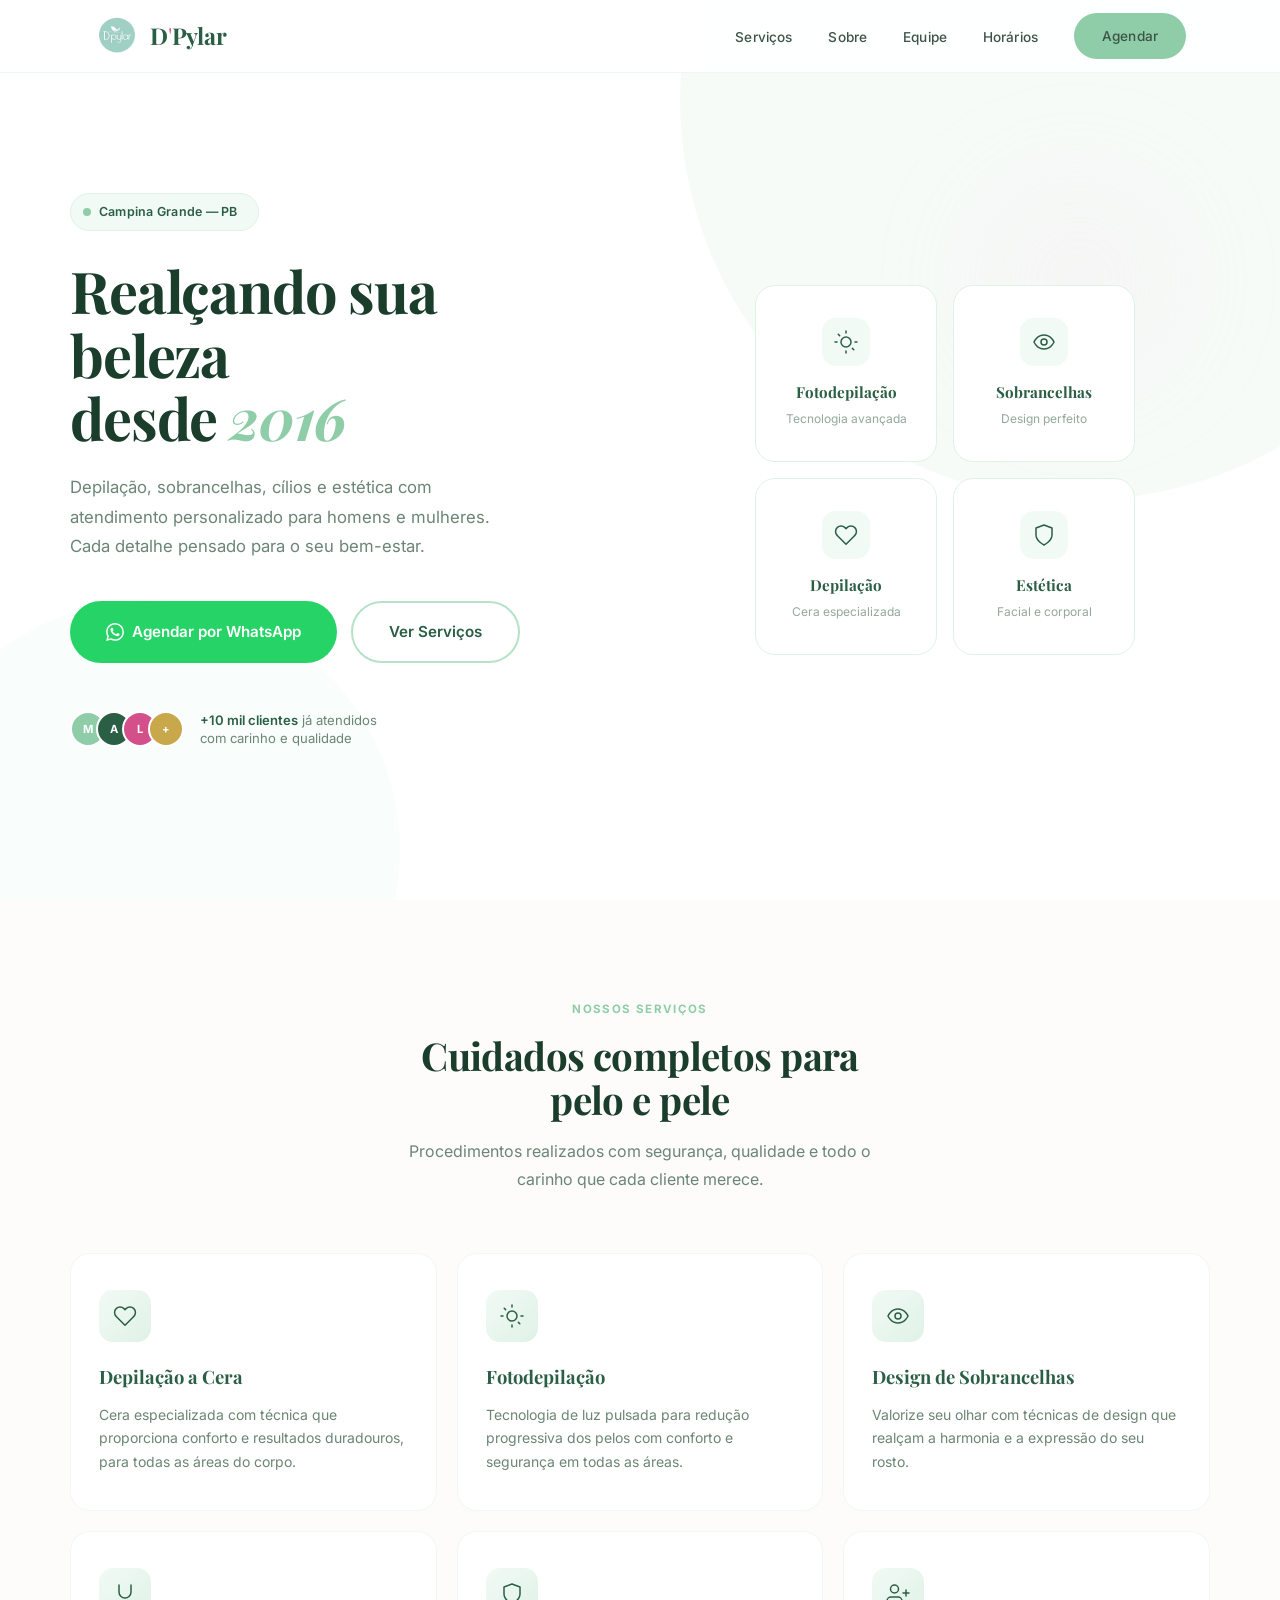
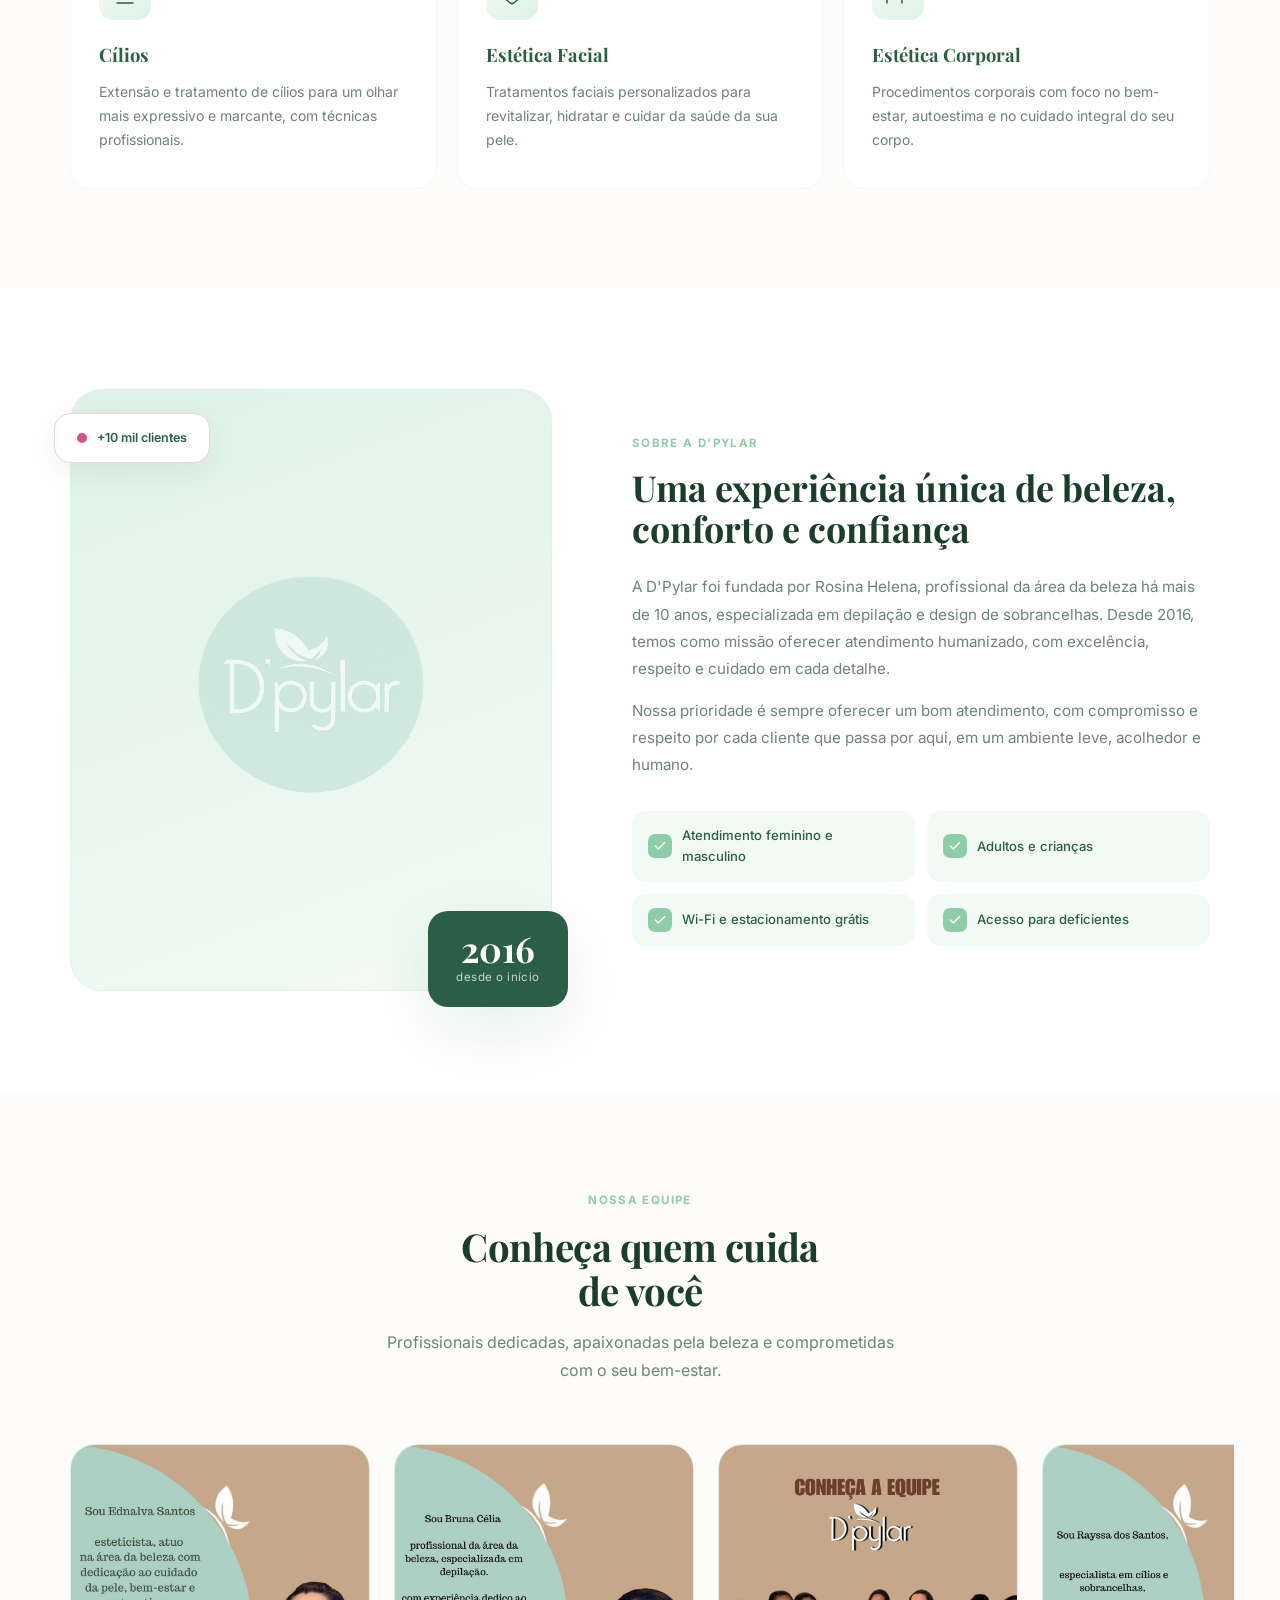
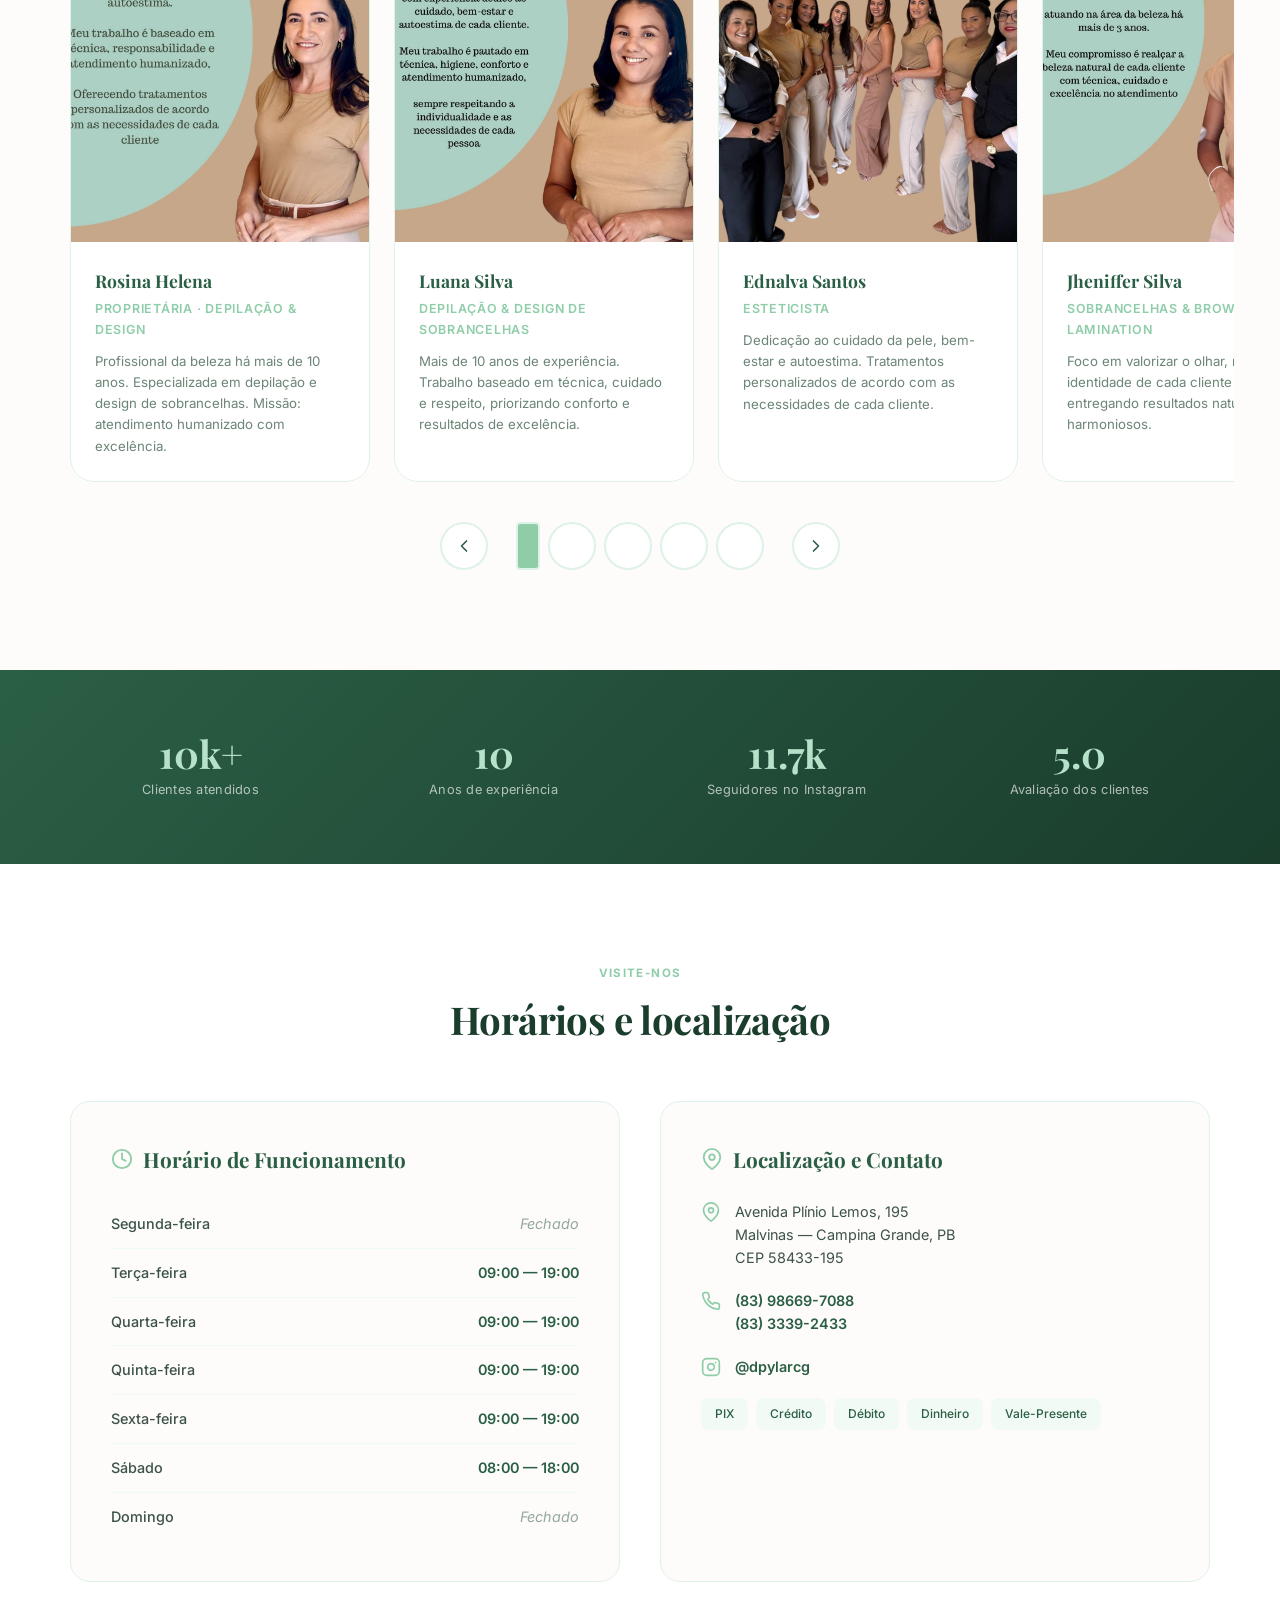
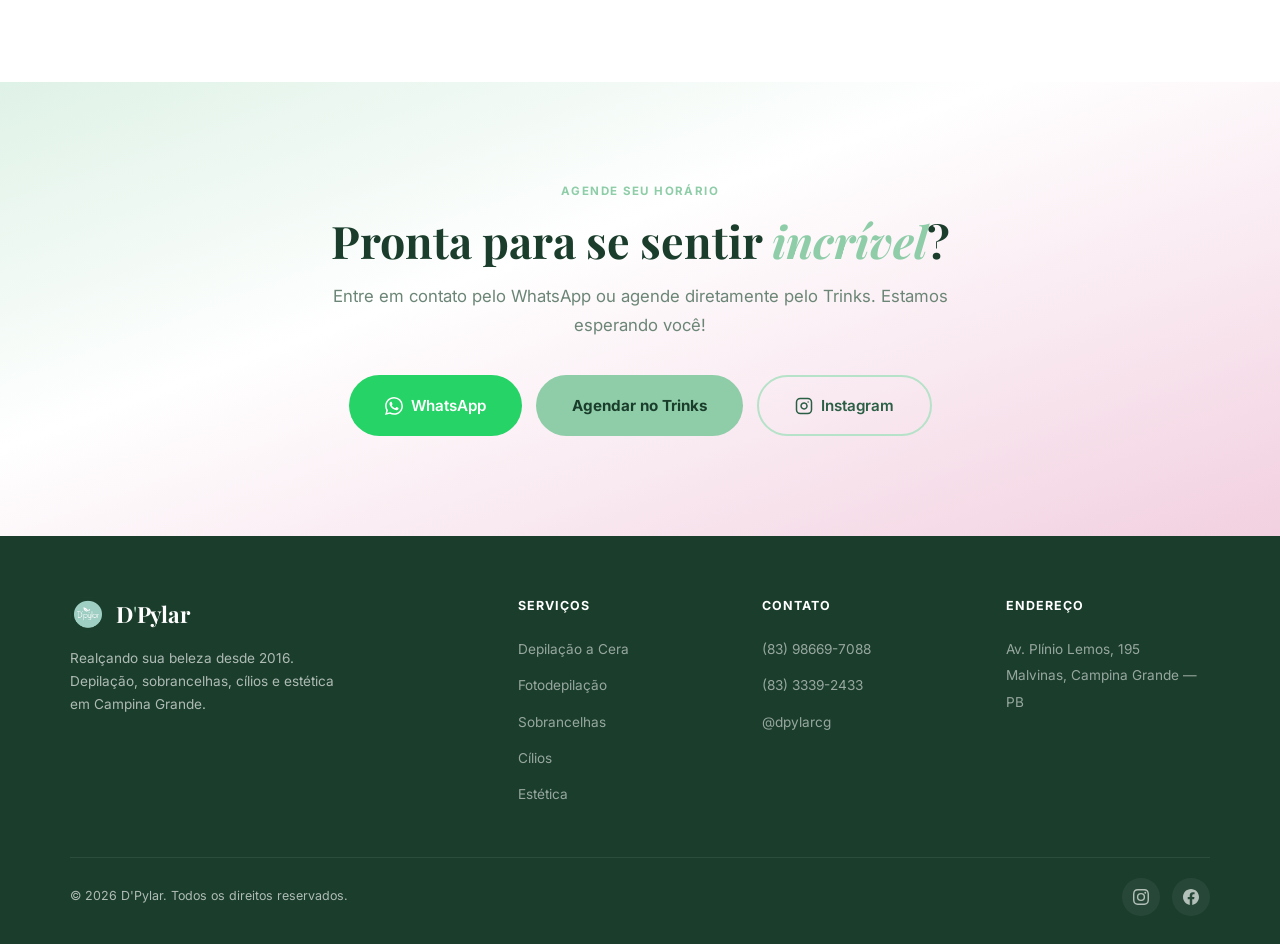
<file: dpylar-cg.html>
<!DOCTYPE html>
<html lang="pt-BR">
<head>
<meta charset="UTF-8">
<meta name="viewport" content="width=device-width, initial-scale=1.0">
<title>D'Pylar | Depilação, Sobrancelha, Estética & Cílios — Campina Grande</title>
<link href="https://fonts.googleapis.com/css2?family=Playfair+Display:ital,wght@0,400;0,600;0,700;1,400&family=Inter:wght@300;400;500;600;700&display=swap" rel="stylesheet">
<style>
*, *::before, *::after { margin: 0; padding: 0; box-sizing: border-box; }

:root {
  --mint: #8ECDA8;
  --mint-light: #B5E2C8;
  --mint-pale: #DFF2E7;
  --mint-whisper: #F2FAF5;
  --forest: #2B5F45;
  --forest-deep: #1A3D2C;
  --rose: #D4508B;
  --rose-soft: #F2D0E0;
  --gold: #C9A84C;
  --white: #FFFFFF;
  --cream: #FDFCFA;
  --text: #1C2B23;
  --text-mid: #3D5347;
  --text-soft: #6B8576;
  --text-muted: #94A89C;
  --shadow-sm: 0 2px 8px rgba(43,95,69,0.06);
  --shadow-md: 0 8px 32px rgba(43,95,69,0.08);
  --shadow-lg: 0 24px 64px rgba(43,95,69,0.1);
  --radius: 20px;
}

html { scroll-behavior: smooth; }
body {
  font-family: 'Inter', -apple-system, sans-serif;
  color: var(--text); background: var(--white);
  line-height: 1.65; -webkit-font-smoothing: antialiased;
}

/* ═══════════ NAVIGATION ═══════════ */
.nav {
  position: fixed; top: 0; width: 100%; z-index: 1000;
  background: rgba(255,255,255,0.9); backdrop-filter: blur(20px) saturate(1.4);
  border-bottom: 1px solid rgba(142,205,168,0.15);
  transition: box-shadow 0.4s ease;
}
.nav.scrolled { box-shadow: var(--shadow-sm); }
.nav-inner {
  max-width: 1140px; margin: 0 auto; padding: 0 24px;
  display: flex; align-items: center; justify-content: space-between;
  height: 72px;
}
.brand { display: flex; align-items: center; gap: 10px; text-decoration: none; }
.brand-mark {
  width: 42px; height: 42px; border-radius: 50%;
  background: linear-gradient(135deg, var(--mint), var(--forest));
  display: flex; align-items: center; justify-content: center;
  position: relative;
}
.brand-mark::after {
  content: ''; position: absolute; inset: -3px;
  border-radius: 50%; border: 2px solid var(--rose); opacity: 0.6;
}
.brand-mark svg { width: 20px; height: 20px; fill: var(--white); }
.brand-name {
  font-family: 'Playfair Display', serif;
  font-size: 1.45rem; font-weight: 700; color: var(--forest);
  letter-spacing: -0.01em;
}
.brand-name span { color: var(--rose); font-weight: 400; }
.nav-menu { display: flex; align-items: center; gap: 36px; list-style: none; }
.nav-menu a {
  font-size: 0.85rem; font-weight: 500; color: var(--text-mid);
  text-decoration: none; letter-spacing: 0.01em;
  position: relative; transition: color 0.25s;
}
.nav-menu a::after {
  content: ''; position: absolute; bottom: -4px; left: 0;
  width: 0; height: 2px; background: var(--mint);
  border-radius: 2px; transition: width 0.3s;
}
.nav-menu a:hover { color: var(--forest); }
.nav-menu a:hover::after { width: 100%; }

/* ── BUTTONS ── */
.btn {
  display: inline-flex; align-items: center; gap: 8px;
  font-family: 'Inter', sans-serif; font-weight: 600;
  font-size: 0.875rem; border-radius: 100px;
  text-decoration: none; transition: all 0.3s; cursor: pointer; border: none;
}
.btn-nav {
  background: var(--mint); color: var(--forest-deep);
  padding: 12px 28px; font-weight: 700;
}
.btn-nav:hover { background: var(--mint-light); transform: translateY(-1px); box-shadow: 0 6px 20px rgba(142,205,168,0.35); }
.btn-mint {
  background: var(--mint); color: var(--forest-deep);
  padding: 16px 36px; font-size: 0.95rem; font-weight: 700;
}
.btn-mint:hover { background: var(--mint-light); transform: translateY(-2px); box-shadow: 0 8px 24px rgba(142,205,168,0.3); }
.btn-ghost {
  background: transparent; color: var(--forest);
  padding: 16px 36px; font-size: 0.95rem;
  border: 2px solid var(--mint-light);
}
.btn-ghost:hover { background: var(--mint-whisper); border-color: var(--mint); }
.btn-whatsapp {
  background: #25D366; color: var(--white);
  padding: 16px 36px; font-size: 0.95rem;
}
.btn-whatsapp:hover { background: #1FB855; transform: translateY(-2px); box-shadow: 0 8px 24px rgba(37,211,102,0.3); }

.hamburger { display: none; background: none; border: none; cursor: pointer; padding: 8px; }
.hamburger span {
  display: block; width: 24px; height: 2px; background: var(--forest);
  margin: 6px 0; border-radius: 2px; transition: all 0.3s;
}

/* ═══════════ HERO ═══════════ */
.hero {
  min-height: 100vh; display: flex; align-items: center;
  position: relative; overflow: hidden;
  padding: 120px 24px 80px; background: var(--white);
}
.hero-bg { position: absolute; inset: 0; pointer-events: none; }
.hero-circle { position: absolute; border-radius: 50%; opacity: 0.08; background: var(--mint); }
.hero-circle-1 { width: 800px; height: 800px; top: -300px; right: -200px; }
.hero-circle-2 { width: 500px; height: 500px; bottom: -200px; left: -100px; opacity: 0.05; }
.hero-accent {
  position: absolute; top: 20%; right: 8%;
  width: 200px; height: 200px; border-radius: 50%;
  background: var(--rose-soft); opacity: 0.15; filter: blur(60px);
}
.hero-inner {
  max-width: 1140px; margin: 0 auto; width: 100%;
  display: grid; grid-template-columns: 1fr 1fr; gap: 80px;
  align-items: center; position: relative; z-index: 2;
}
.hero-tag {
  display: inline-flex; align-items: center; gap: 8px;
  background: var(--mint-whisper); border: 1px solid var(--mint-pale);
  border-radius: 100px; padding: 8px 20px 8px 12px;
  font-size: 0.78rem; font-weight: 600; color: var(--forest);
  letter-spacing: 0.02em; margin-bottom: 28px;
}
.tag-dot { width: 8px; height: 8px; border-radius: 50%; background: var(--mint); }
.hero h1 {
  font-family: 'Playfair Display', serif;
  font-size: clamp(2.6rem, 4.5vw, 3.8rem);
  line-height: 1.1; color: var(--forest-deep);
  margin-bottom: 24px; letter-spacing: -0.02em;
}
.hero h1 em { font-style: italic; color: var(--mint); }
.hero-desc {
  font-size: 1.05rem; color: var(--text-soft);
  max-width: 460px; margin-bottom: 40px; line-height: 1.75;
}
.hero-actions { display: flex; gap: 14px; flex-wrap: wrap; margin-bottom: 48px; }
.hero-proof { display: flex; align-items: center; gap: 16px; }
.hero-proof-avatars { display: flex; }
.hero-proof-avatars span {
  width: 36px; height: 36px; border-radius: 50%;
  border: 2px solid var(--white); margin-left: -10px;
  display: flex; align-items: center; justify-content: center;
  font-size: 0.7rem; font-weight: 700; color: var(--white);
}
.hero-proof-avatars span:first-child { margin-left: 0; }
.hero-proof-avatars span:nth-child(1) { background: var(--mint); }
.hero-proof-avatars span:nth-child(2) { background: var(--forest); }
.hero-proof-avatars span:nth-child(3) { background: var(--rose); }
.hero-proof-avatars span:nth-child(4) { background: var(--gold); }
.hero-proof-text { font-size: 0.82rem; color: var(--text-soft); line-height: 1.4; }
.hero-proof-text strong { color: var(--forest); font-weight: 600; }

/* Hero right - aligned grid */
.hero-visual { position: relative; display: flex; justify-content: center; }
.hero-grid-cards {
  display: grid; grid-template-columns: 1fr 1fr; gap: 16px;
  max-width: 380px; width: 100%;
}
.hero-mini-card {
  background: var(--white); border: 1px solid var(--mint-pale);
  border-radius: var(--radius); padding: 32px 20px;
  text-align: center; transition: all 0.3s;
}
.hero-mini-card:hover { transform: translateY(-4px); box-shadow: var(--shadow-md); border-color: var(--mint); }
.hmc-icon {
  width: 48px; height: 48px; border-radius: 14px;
  background: var(--mint-whisper); margin: 0 auto 14px;
  display: flex; align-items: center; justify-content: center;
}
.hmc-icon svg { width: 24px; height: 24px; stroke: var(--forest); fill: none; stroke-width: 1.5; stroke-linecap: round; stroke-linejoin: round; }
.hero-mini-card h4 {
  font-family: 'Playfair Display', serif;
  font-size: 0.95rem; color: var(--forest); margin-bottom: 4px;
}
.hero-mini-card p { font-size: 0.75rem; color: var(--text-muted); }

/* ═══════════ SECTIONS ═══════════ */
.section { padding: 100px 24px; }
.section-inner { max-width: 1140px; margin: 0 auto; }
.section-header { margin-bottom: 60px; }
.section-header.center { text-align: center; }
.section-header.center .section-sub { margin-left: auto; margin-right: auto; }
.section-tag {
  font-size: 0.72rem; font-weight: 700; letter-spacing: 0.12em;
  text-transform: uppercase; color: var(--mint); margin-bottom: 14px; display: block;
}
.section-title {
  font-family: 'Playfair Display', serif;
  font-size: clamp(1.9rem, 3vw, 2.6rem);
  color: var(--forest-deep); line-height: 1.15;
  letter-spacing: -0.015em; margin-bottom: 16px;
}
.section-sub {
  font-size: 1rem; color: var(--text-soft); max-width: 520px; line-height: 1.75;
}

/* ═══════════ SERVICES ═══════════ */
.services { background: var(--cream); }
.srv-grid { display: grid; grid-template-columns: repeat(3, 1fr); gap: 20px; }
.srv-card {
  background: var(--white); border-radius: var(--radius);
  padding: 36px 28px; border: 1px solid rgba(142,205,168,0.12);
  transition: all 0.35s; position: relative; overflow: hidden;
}
.srv-card::after {
  content: ''; position: absolute; bottom: 0; left: 0; right: 0;
  height: 3px; background: linear-gradient(90deg, var(--mint), var(--forest));
  transform: scaleX(0); transform-origin: left; transition: transform 0.4s;
}
.srv-card:hover { transform: translateY(-6px); box-shadow: var(--shadow-lg); border-color: var(--mint-light); }
.srv-card:hover::after { transform: scaleX(1); }
.srv-icon {
  width: 52px; height: 52px; border-radius: 14px;
  background: linear-gradient(135deg, var(--mint-whisper), var(--mint-pale));
  display: flex; align-items: center; justify-content: center; margin-bottom: 20px;
}
.srv-icon svg { width: 24px; height: 24px; stroke: var(--forest); fill: none; stroke-width: 1.5; stroke-linecap: round; stroke-linejoin: round; }
.srv-card h3 {
  font-family: 'Playfair Display', serif;
  font-size: 1.15rem; color: var(--forest); margin-bottom: 10px;
}
.srv-card p { font-size: 0.875rem; color: var(--text-soft); line-height: 1.7; }

/* ═══════════ ABOUT ═══════════ */
.about { background: var(--white); }
.about-layout { display: grid; grid-template-columns: 5fr 6fr; gap: 80px; align-items: center; }
.about-visual { position: relative; }
.about-frame {
  width: 100%; aspect-ratio: 4/5; border-radius: 32px;
  background: linear-gradient(160deg, var(--mint-pale) 0%, var(--mint-whisper) 100%);
  position: relative; overflow: hidden; border: 1px solid var(--mint-pale); display:flex;align-items:center;justify-content:center;
}
.about-frame-inner {
  position: absolute; inset: 20px; border-radius: 24px;
  border: 1.5px dashed var(--mint-light);
  display: flex; flex-direction: column;
  align-items: center; justify-content: center; gap: 16px; text-align: center; padding: 24px;
}
.about-frame-inner svg { width: 64px; height: 64px; stroke: var(--mint); fill: none; stroke-width: 1; opacity: 0.4; stroke-linecap: round; stroke-linejoin: round; }
.about-frame-inner span { font-family: 'Playfair Display', serif; font-size: 1.1rem; color: var(--forest); opacity: 0.5; }
.about-badge {
  position: absolute; bottom: -16px; right: -16px;
  background: var(--forest); color: var(--white);
  padding: 20px 28px; border-radius: 20px;
  box-shadow: var(--shadow-lg); text-align: center;
}
.about-badge-num { font-family: 'Playfair Display', serif; font-size: 2.2rem; font-weight: 700; line-height: 1; }
.about-badge-label { font-size: 0.72rem; opacity: 0.75; margin-top: 2px; letter-spacing: 0.04em; }
.about-rose-badge {
  position: absolute; top: 24px; left: -16px;
  background: var(--white); border: 1px solid var(--rose-soft);
  padding: 14px 22px; border-radius: 16px; box-shadow: var(--shadow-md);
  display: flex; align-items: center; gap: 10px;
}
.arb-dot { width: 10px; height: 10px; border-radius: 50%; background: var(--rose); }
.about-rose-badge span { font-size: 0.78rem; font-weight: 600; color: var(--forest); }
.about-text h2 {
  font-family: 'Playfair Display', serif;
  font-size: clamp(1.8rem, 2.8vw, 2.4rem);
  color: var(--forest-deep); line-height: 1.15; margin-bottom: 24px;
}
.about-text > p { font-size: 0.95rem; color: var(--text-soft); line-height: 1.8; margin-bottom: 14px; }
.about-perks { display: grid; grid-template-columns: 1fr 1fr; gap: 12px; margin-top: 32px; }
.perk {
  display: flex; align-items: center; gap: 10px;
  background: var(--mint-whisper); border-radius: 14px;
  padding: 14px 16px; transition: background 0.2s;
}
.perk:hover { background: var(--mint-pale); }
.perk-check {
  width: 24px; height: 24px; flex-shrink: 0; border-radius: 7px;
  background: var(--mint); display: flex; align-items: center; justify-content: center;
}
.perk-check svg { width: 14px; height: 14px; stroke: var(--white); fill: none; stroke-width: 2.5; stroke-linecap: round; stroke-linejoin: round; }
.perk span { font-size: 0.82rem; font-weight: 500; color: var(--forest); }

/* ═══════════ TEAM CAROUSEL ═══════════ */
.team { background: var(--cream); overflow: hidden; }
.team-carousel-wrapper { position: relative; margin-top: 0; }
.team-track-container {
  overflow: hidden; margin: 0 -24px; padding: 0 24px;
}
.team-track {
  display: flex; gap: 24px;
  transition: transform 0.5s cubic-bezier(0.25, 0.46, 0.45, 0.94);
  will-change: transform;
}
.team-card {
  flex: 0 0 300px; border-radius: 24px; overflow: hidden;
  background: var(--white); border: 1px solid var(--mint-pale);
  transition: all 0.35s; cursor: default;
}
.team-card:hover { transform: translateY(-6px); box-shadow: var(--shadow-lg); border-color: var(--mint); }
.team-card-img {
  width: 100%; aspect-ratio: 3/4; object-fit: cover;
  display: block;
}
.team-card-body { padding: 24px; }
.team-card-body h4 {
  font-family: 'Playfair Display', serif;
  font-size: 1.1rem; color: var(--forest); margin-bottom: 4px;
}
.team-card-body .team-role {
  font-size: 0.78rem; font-weight: 600; color: var(--mint);
  text-transform: uppercase; letter-spacing: 0.06em; margin-bottom: 10px;
}
.team-card-body p { font-size: 0.83rem; color: var(--text-soft); line-height: 1.6; }

.team-nav {
  display: flex; justify-content: center; gap: 12px; margin-top: 40px;
}
.team-nav button {
  width: 48px; height: 48px; border-radius: 50%;
  background: var(--white); border: 2px solid var(--mint-pale);
  cursor: pointer; display: flex; align-items: center; justify-content: center;
  transition: all 0.25s;
}
.team-nav button:hover { background: var(--mint-whisper); border-color: var(--mint); }
.team-nav button svg { width: 20px; height: 20px; stroke: var(--forest); fill: none; stroke-width: 2; stroke-linecap: round; stroke-linejoin: round; }
.team-dots {
  display: flex; align-items: center; gap: 8px; margin: 0 16px;
}
.team-dot {
  width: 8px; height: 8px; border-radius: 50%;
  background: var(--mint-pale); transition: all 0.3s; border: none; cursor: pointer; padding: 0;
}
.team-dot.active { background: var(--mint); width: 24px; border-radius: 4px; }

/* ═══════════ INFO BAR ═══════════ */
.info-bar {
  background: linear-gradient(135deg, var(--forest) 0%, var(--forest-deep) 100%);
  padding: 64px 24px; color: var(--white);
}
.info-grid {
  max-width: 1140px; margin: 0 auto;
  display: grid; grid-template-columns: repeat(4, 1fr); gap: 32px; text-align: center;
}
.info-num {
  font-family: 'Playfair Display', serif;
  font-size: 2.4rem; font-weight: 700; color: var(--mint-light); line-height: 1; margin-bottom: 6px;
}
.info-label { font-size: 0.8rem; opacity: 0.65; letter-spacing: 0.02em; }

/* ═══════════ HOURS & LOCATION ═══════════ */
.location { background: var(--white); }
.loc-grid { display: grid; grid-template-columns: 1fr 1fr; gap: 40px; }
.loc-card {
  background: var(--cream); border-radius: var(--radius);
  padding: 40px; border: 1px solid var(--mint-pale);
}
.loc-card h3 {
  font-family: 'Playfair Display', serif;
  font-size: 1.3rem; color: var(--forest); margin-bottom: 24px;
  display: flex; align-items: center; gap: 10px;
}
.loc-card h3 svg { width: 22px; height: 22px; stroke: var(--mint); fill: none; stroke-width: 2; stroke-linecap: round; stroke-linejoin: round; }
.hours-list { list-style: none; }
.hours-list li {
  display: flex; justify-content: space-between;
  padding: 12px 0; border-bottom: 1px solid var(--mint-whisper); font-size: 0.9rem;
}
.hours-list li:last-child { border-bottom: none; }
.hours-day { color: var(--text-mid); font-weight: 500; }
.hours-time { color: var(--forest); font-weight: 600; }
.hours-closed { color: var(--text-muted); font-style: italic; }
.loc-detail { display: flex; align-items: flex-start; gap: 14px; margin-bottom: 20px; }
.loc-detail svg { width: 20px; height: 20px; stroke: var(--mint); fill: none; stroke-width: 2; flex-shrink: 0; margin-top: 2px; stroke-linecap: round; stroke-linejoin: round; }
.loc-detail p { font-size: 0.9rem; color: var(--text-mid); line-height: 1.6; }
.loc-detail a { color: var(--forest); font-weight: 600; text-decoration: none; }
.loc-detail a:hover { color: var(--mint); }
.payment-tags { display: flex; flex-wrap: wrap; gap: 8px; margin-top: 20px; }
.pay-tag {
  background: var(--mint-whisper); border-radius: 8px;
  padding: 6px 14px; font-size: 0.75rem; font-weight: 500; color: var(--forest);
}

/* ═══════════ CTA ═══════════ */
.cta {
  background: linear-gradient(160deg, var(--mint-pale) 0%, var(--white) 40%, var(--rose-soft) 100%);
  padding: 100px 24px; text-align: center;
}
.cta-inner { max-width: 640px; margin: 0 auto; }
.cta h2 {
  font-family: 'Playfair Display', serif;
  font-size: clamp(2rem, 3.5vw, 2.8rem);
  color: var(--forest-deep); margin-bottom: 16px; line-height: 1.15;
}
.cta p { font-size: 1.05rem; color: var(--text-soft); margin-bottom: 36px; line-height: 1.7; }
.cta-buttons { display: flex; gap: 14px; justify-content: center; flex-wrap: wrap; }

/* ═══════════ FOOTER ═══════════ */
.footer {
  background: var(--forest-deep); color: rgba(255,255,255,0.65); padding: 60px 24px 28px;
}
.footer-inner {
  max-width: 1140px; margin: 0 auto;
  display: grid; grid-template-columns: 2fr 1fr 1fr 1fr; gap: 40px;
}
.footer .brand-name { color: var(--white); }
.footer .brand-name span { color: var(--mint-light); }
.footer-about { font-size: 0.85rem; line-height: 1.7; margin-top: 14px; max-width: 280px; }
.footer h5 {
  color: var(--white); font-size: 0.78rem; font-weight: 700;
  letter-spacing: 0.08em; text-transform: uppercase; margin-bottom: 18px;
}
.footer ul { list-style: none; }
.footer ul li { margin-bottom: 10px; }
.footer ul a { color: rgba(255,255,255,0.55); text-decoration: none; font-size: 0.85rem; transition: color 0.2s; }
.footer ul a:hover { color: var(--mint-light); }
.footer-bottom {
  max-width: 1140px; margin: 40px auto 0; padding-top: 20px;
  border-top: 1px solid rgba(255,255,255,0.08);
  display: flex; justify-content: space-between; align-items: center; font-size: 0.78rem;
}
.socials { display: flex; gap: 12px; }
.socials a {
  width: 38px; height: 38px; border-radius: 50%;
  background: rgba(255,255,255,0.06); display: flex;
  align-items: center; justify-content: center; transition: all 0.2s;
}
.socials a:hover { background: rgba(142,205,168,0.2); }
.socials svg { width: 16px; height: 16px; fill: rgba(255,255,255,0.65); }

/* ═══════════ MOBILE MENU ═══════════ */
.mobile-overlay {
  display: none; position: fixed; inset: 0; z-index: 999;
  background: rgba(255,255,255,0.97); backdrop-filter: blur(24px);
  flex-direction: column; align-items: center; justify-content: center; gap: 28px;
}
.mobile-overlay.open { display: flex; }
.mobile-overlay a { font-size: 1.15rem; font-weight: 500; color: var(--forest); text-decoration: none; }
.mobile-overlay .close-btn {
  position: absolute; top: 20px; right: 24px;
  background: none; border: none; cursor: pointer;
}
.mobile-overlay .close-btn svg { width: 28px; height: 28px; stroke: var(--forest); }

/* ═══════════ RESPONSIVE ═══════════ */
@media (max-width: 960px) {
  .nav-menu { display: none; }
  .hamburger { display: block; }
  .hero-inner { grid-template-columns: 1fr; text-align: center; gap: 48px; }
  .hero-desc { margin-left: auto; margin-right: auto; }
  .hero-actions { justify-content: center; }
  .hero-proof { justify-content: center; }
  .hero-visual { order: -1; }
  .hero-grid-cards { max-width: 320px; margin: 0 auto; }
  .srv-grid { grid-template-columns: 1fr 1fr; }
  .about-layout { grid-template-columns: 1fr; gap: 48px; }
  .about-perks { grid-template-columns: 1fr; }
  .info-grid { grid-template-columns: 1fr 1fr; gap: 24px; }
  .loc-grid { grid-template-columns: 1fr; }
  .footer-inner { grid-template-columns: 1fr 1fr; }
  .footer-bottom { flex-direction: column; gap: 14px; text-align: center; }
  .team-card { flex: 0 0 260px; }
}
@media (max-width: 600px) {
  .section { padding: 72px 16px; }
  .srv-grid { grid-template-columns: 1fr; }
  .hero-grid-cards { grid-template-columns: 1fr 1fr; max-width: 300px; }
  .info-grid { grid-template-columns: 1fr 1fr; }
  .footer-inner { grid-template-columns: 1fr; }
  .team-card { flex: 0 0 240px; }
}
</style>
</head>
<body>

<!-- ══ NAV ══ -->
<nav class="nav" id="navbar">
  <div class="nav-inner">
    <a href="#" class="brand">
      <img class="brand-logo" src="assets/logo.png" alt="DPylar" style="height:46px;width:46px;border-radius:50%;object-fit:cover;">
      <span class="brand-name">D<span>'</span>Pylar</span>
    </a>
    <ul class="nav-menu">
      <li><a href="#servicos">Serviços</a></li>
      <li><a href="#sobre">Sobre</a></li>
      <li><a href="#equipe">Equipe</a></li>
      <li><a href="#horarios">Horários</a></li>
      <li><a href="#contato" class="btn btn-nav">Agendar</a></li>
    </ul>
    <button class="hamburger" onclick="document.getElementById('mobileMenu').classList.add('open')" aria-label="Menu">
      <span></span><span></span><span></span>
    </button>
  </div>
</nav>

<!-- ══ MOBILE MENU ══ -->
<div class="mobile-overlay" id="mobileMenu">
  <button class="close-btn" onclick="document.getElementById('mobileMenu').classList.remove('open')">
    <svg viewBox="0 0 24 24" fill="none" stroke-width="2" stroke-linecap="round"><line x1="18" y1="6" x2="6" y2="18"/><line x1="6" y1="6" x2="18" y2="18"/></svg>
  </button>
  <a href="#servicos" onclick="closeMobile()">Serviços</a>
  <a href="#sobre" onclick="closeMobile()">Sobre</a>
  <a href="#equipe" onclick="closeMobile()">Equipe</a>
  <a href="#horarios" onclick="closeMobile()">Horários</a>
  <a href="#contato" class="btn btn-mint" onclick="closeMobile()">Agendar Horário</a>
</div>

<!-- ══ HERO ══ -->
<section class="hero">
  <div class="hero-bg">
    <div class="hero-circle hero-circle-1"></div>
    <div class="hero-circle hero-circle-2"></div>
    <div class="hero-accent"></div>
  </div>
  <div class="hero-inner">
    <div>
      <div class="hero-tag"><div class="tag-dot"></div> Campina Grande — PB</div>
      <h1>Realçando sua beleza<br>desde <em>2016</em></h1>
      <p class="hero-desc">Depilação, sobrancelhas, cílios e estética com atendimento personalizado para homens e mulheres. Cada detalhe pensado para o seu bem-estar.</p>
      <div class="hero-actions">
        <a href="https://wa.me/5583986697088" class="btn btn-whatsapp" target="_blank">
          <svg width="18" height="18" viewBox="0 0 24 24" fill="currentColor"><path d="M17.472 14.382c-.297-.149-1.758-.867-2.03-.967-.273-.099-.471-.148-.67.15-.197.297-.767.966-.94 1.164-.173.199-.347.223-.644.075-.297-.15-1.255-.463-2.39-1.475-.883-.788-1.48-1.761-1.653-2.059-.173-.297-.018-.458.13-.606.134-.133.298-.347.446-.52.149-.174.198-.298.298-.497.099-.198.05-.371-.025-.52-.075-.149-.669-1.612-.916-2.207-.242-.579-.487-.5-.669-.51-.173-.008-.371-.01-.57-.01-.198 0-.52.074-.792.372-.272.297-1.04 1.016-1.04 2.479 0 1.462 1.065 2.875 1.213 3.074.149.198 2.096 3.2 5.077 4.487.709.306 1.262.489 1.694.625.712.227 1.36.195 1.871.118.571-.085 1.758-.719 2.006-1.413.248-.694.248-1.289.173-1.413-.074-.124-.272-.198-.57-.347m-5.421 7.403h-.004a9.87 9.87 0 01-5.031-1.378l-.361-.214-3.741.982.998-3.648-.235-.374a9.86 9.86 0 01-1.51-5.26c.001-5.45 4.436-9.884 9.888-9.884 2.64 0 5.122 1.03 6.988 2.898a9.825 9.825 0 012.893 6.994c-.003 5.45-4.437 9.884-9.885 9.884m8.413-18.297A11.815 11.815 0 0012.05 0C5.495 0 .16 5.335.157 11.892c0 2.096.547 4.142 1.588 5.945L.057 24l6.305-1.654a11.882 11.882 0 005.683 1.448h.005c6.554 0 11.89-5.335 11.893-11.893a11.821 11.821 0 00-3.48-8.413z"/></svg>
          Agendar por WhatsApp
        </a>
        <a href="#servicos" class="btn btn-ghost">Ver Serviços</a>
      </div>
      <div class="hero-proof">
        <div class="hero-proof-avatars">
          <span>M</span><span>A</span><span>L</span><span>+</span>
        </div>
        <div class="hero-proof-text"><strong>+10 mil clientes</strong> já atendidos<br>com carinho e qualidade</div>
      </div>
    </div>
    <div class="hero-visual">
      <div class="hero-grid-cards">
        <div class="hero-mini-card">
          <div class="hmc-icon"><svg viewBox="0 0 24 24"><circle cx="12" cy="12" r="5"/><line x1="12" y1="1" x2="12" y2="3"/><line x1="12" y1="21" x2="12" y2="23"/><line x1="4.22" y1="4.22" x2="5.64" y2="5.64"/><line x1="18.36" y1="18.36" x2="19.78" y2="19.78"/><line x1="1" y1="12" x2="3" y2="12"/><line x1="21" y1="12" x2="23" y2="12"/></svg></div>
          <h4>Fotodepilação</h4>
          <p>Tecnologia avançada</p>
        </div>
        <div class="hero-mini-card">
          <div class="hmc-icon"><svg viewBox="0 0 24 24"><path d="M2 12s3-7 10-7 10 7 10 7-3 7-10 7-10-7-10-7z"/><circle cx="12" cy="12" r="3"/></svg></div>
          <h4>Sobrancelhas</h4>
          <p>Design perfeito</p>
        </div>
        <div class="hero-mini-card">
          <div class="hmc-icon"><svg viewBox="0 0 24 24"><path d="M20.84 4.61a5.5 5.5 0 00-7.78 0L12 5.67l-1.06-1.06a5.5 5.5 0 00-7.78 7.78l1.06 1.06L12 21.23l7.78-7.78 1.06-1.06a5.5 5.5 0 000-7.78z"/></svg></div>
          <h4>Depilação</h4>
          <p>Cera especializada</p>
        </div>
        <div class="hero-mini-card">
          <div class="hmc-icon"><svg viewBox="0 0 24 24"><path d="M12 22s8-4 8-10V5l-8-3-8 3v7c0 6 8 10 8 10z"/></svg></div>
          <h4>Estética</h4>
          <p>Facial e corporal</p>
        </div>
      </div>
    </div>
  </div>
</section>

<!-- ══ SERVICES ══ -->
<section class="section services" id="servicos">
  <div class="section-inner">
    <div class="section-header center">
      <span class="section-tag">Nossos Serviços</span>
      <h2 class="section-title">Cuidados completos para<br>pelo e pele</h2>
      <p class="section-sub">Procedimentos realizados com segurança, qualidade e todo o carinho que cada cliente merece.</p>
    </div>
    <div class="srv-grid">
      <div class="srv-card">
        <div class="srv-icon"><svg viewBox="0 0 24 24"><path d="M20.84 4.61a5.5 5.5 0 00-7.78 0L12 5.67l-1.06-1.06a5.5 5.5 0 00-7.78 7.78l1.06 1.06L12 21.23l7.78-7.78 1.06-1.06a5.5 5.5 0 000-7.78z"/></svg></div>
        <h3>Depilação a Cera</h3>
        <p>Cera especializada com técnica que proporciona conforto e resultados duradouros, para todas as áreas do corpo.</p>
      </div>
      <div class="srv-card">
        <div class="srv-icon"><svg viewBox="0 0 24 24"><circle cx="12" cy="12" r="5"/><line x1="12" y1="1" x2="12" y2="3"/><line x1="12" y1="21" x2="12" y2="23"/><line x1="4.22" y1="4.22" x2="5.64" y2="5.64"/><line x1="18.36" y1="18.36" x2="19.78" y2="19.78"/><line x1="1" y1="12" x2="3" y2="12"/><line x1="21" y1="12" x2="23" y2="12"/></svg></div>
        <h3>Fotodepilação</h3>
        <p>Tecnologia de luz pulsada para redução progressiva dos pelos com conforto e segurança em todas as áreas.</p>
      </div>
      <div class="srv-card">
        <div class="srv-icon"><svg viewBox="0 0 24 24"><path d="M2 12s3-7 10-7 10 7 10 7-3 7-10 7-10-7-10-7z"/><circle cx="12" cy="12" r="3"/></svg></div>
        <h3>Design de Sobrancelhas</h3>
        <p>Valorize seu olhar com técnicas de design que realçam a harmonia e a expressão do seu rosto.</p>
      </div>
      <div class="srv-card">
        <div class="srv-icon"><svg viewBox="0 0 24 24"><path d="M6 3v7a6 6 0 006 6 6 6 0 006-6V3"/><line x1="4" y1="21" x2="20" y2="21"/></svg></div>
        <h3>Cílios</h3>
        <p>Extensão e tratamento de cílios para um olhar mais expressivo e marcante, com técnicas profissionais.</p>
      </div>
      <div class="srv-card">
        <div class="srv-icon"><svg viewBox="0 0 24 24"><path d="M12 22s8-4 8-10V5l-8-3-8 3v7c0 6 8 10 8 10z"/></svg></div>
        <h3>Estética Facial</h3>
        <p>Tratamentos faciais personalizados para revitalizar, hidratar e cuidar da saúde da sua pele.</p>
      </div>
      <div class="srv-card">
        <div class="srv-icon"><svg viewBox="0 0 24 24"><path d="M16 21v-2a4 4 0 00-4-4H5a4 4 0 00-4 4v2"/><circle cx="8.5" cy="7" r="4"/><line x1="20" y1="8" x2="20" y2="14"/><line x1="23" y1="11" x2="17" y2="11"/></svg></div>
        <h3>Estética Corporal</h3>
        <p>Procedimentos corporais com foco no bem-estar, autoestima e no cuidado integral do seu corpo.</p>
      </div>
    </div>
  </div>
</section>

<!-- ══ ABOUT ══ -->
<section class="section about" id="sobre">
  <div class="section-inner">
    <div class="about-layout">
      <div class="about-visual">
        <div class="about-frame">
          <img src="assets/logo.png" alt="DPylar Logo" style="width:60%;opacity:0.35;border-radius:50%;">
        </div>
        <div class="about-badge">
          <div class="about-badge-num">2016</div>
          <div class="about-badge-label">desde o início</div>
        </div>
        <div class="about-rose-badge">
          <div class="arb-dot"></div>
          <span>+10 mil clientes</span>
        </div>
      </div>
      <div class="about-text">
        <span class="section-tag">Sobre a D'Pylar</span>
        <h2>Uma experiência única de beleza, conforto e confiança</h2>
        <p>A D'Pylar foi fundada por Rosina Helena, profissional da área da beleza há mais de 10 anos, especializada em depilação e design de sobrancelhas. Desde 2016, temos como missão oferecer atendimento humanizado, com excelência, respeito e cuidado em cada detalhe.</p>
        <p>Nossa prioridade é sempre oferecer um bom atendimento, com compromisso e respeito por cada cliente que passa por aqui, em um ambiente leve, acolhedor e humano.</p>
        <div class="about-perks">
          <div class="perk">
            <div class="perk-check"><svg viewBox="0 0 24 24"><polyline points="20 6 9 17 4 12"/></svg></div>
            <span>Atendimento feminino e masculino</span>
          </div>
          <div class="perk">
            <div class="perk-check"><svg viewBox="0 0 24 24"><polyline points="20 6 9 17 4 12"/></svg></div>
            <span>Adultos e crianças</span>
          </div>
          <div class="perk">
            <div class="perk-check"><svg viewBox="0 0 24 24"><polyline points="20 6 9 17 4 12"/></svg></div>
            <span>Wi-Fi e estacionamento grátis</span>
          </div>
          <div class="perk">
            <div class="perk-check"><svg viewBox="0 0 24 24"><polyline points="20 6 9 17 4 12"/></svg></div>
            <span>Acesso para deficientes</span>
          </div>
        </div>
      </div>
    </div>
  </div>
</section>

<!-- ══ TEAM CAROUSEL ══ -->
<section class="section team" id="equipe">
  <div class="section-inner">
    <div class="section-header center">
      <span class="section-tag">Nossa Equipe</span>
      <h2 class="section-title">Conheça quem cuida<br>de você</h2>
      <p class="section-sub">Profissionais dedicadas, apaixonadas pela beleza e comprometidas com o seu bem-estar.</p>
    </div>
    <div class="team-carousel-wrapper">
      <div class="team-track-container">
        <div class="team-track" id="teamTrack">
          <div class="team-card">
            <img class="team-card-img" src="assets/img1.jpg" alt="Rosina Helena">
            <div class="team-card-body">
              <h4>Rosina Helena</h4>
              <div class="team-role">Proprietária · Depilação & Design</div>
              <p>Profissional da beleza há mais de 10 anos. Especializada em depilação e design de sobrancelhas. Missão: atendimento humanizado com excelência.</p>
            </div>
          </div>
          <div class="team-card">
            <img class="team-card-img" src="assets/img6.jpg" alt="Luana Silva">
            <div class="team-card-body">
              <h4>Luana Silva</h4>
              <div class="team-role">Depilação & Design de Sobrancelhas</div>
              <p>Mais de 10 anos de experiência. Trabalho baseado em técnica, cuidado e respeito, priorizando conforto e resultados de excelência.</p>
            </div>
          </div>
          <div class="team-card">
            <img class="team-card-img" src="assets/img4.jpg" alt="Ednalva Santos">
            <div class="team-card-body">
              <h4>Ednalva Santos</h4>
              <div class="team-role">Esteticista</div>
              <p>Dedicação ao cuidado da pele, bem-estar e autoestima. Tratamentos personalizados de acordo com as necessidades de cada cliente.</p>
            </div>
          </div>
          <div class="team-card">
            <img class="team-card-img" src="assets/img7.jpg" alt="Jheniffer Silva">
            <div class="team-card-body">
              <h4>Jheniffer Silva</h4>
              <div class="team-role">Sobrancelhas & Brow Lamination</div>
              <p>Foco em valorizar o olhar, respeitando a identidade de cada cliente e entregando resultados naturais e harmoniosos.</p>
            </div>
          </div>
          <div class="team-card">
            <img class="team-card-img" src="assets/img8.jpg" alt="Bruna Célia">
            <div class="team-card-body">
              <h4>Bruna Célia</h4>
              <div class="team-role">Depilação</div>
              <p>Trabalho pautado em técnica, higiene, conforto e atendimento humanizado, respeitando a individualidade de cada pessoa.</p>
            </div>
          </div>
          <div class="team-card">
            <img class="team-card-img" src="assets/img9.jpg" alt="Rayssa dos Santos">
            <div class="team-card-body">
              <h4>Rayssa dos Santos</h4>
              <div class="team-role">Cílios & Sobrancelhas</div>
              <p>Mais de 3 anos na área da beleza. Compromisso em realçar a beleza natural com técnica, cuidado e excelência.</p>
            </div>
          </div>
          <div class="team-card">
            <img class="team-card-img" src="assets/img5.jpg" alt="Renata">
            <div class="team-card-body">
              <h4>Renata</h4>
              <div class="team-role">Recepcionista</div>
              <p>Acolhimento e atendimento com simpatia, organização e profissionalismo. Experiência positiva desde o primeiro contato.</p>
            </div>
          </div>
        </div>
      </div>
      <div class="team-nav">
        <button onclick="slideTeam(-1)" aria-label="Anterior">
          <svg viewBox="0 0 24 24"><polyline points="15 18 9 12 15 6"/></svg>
        </button>
        <div class="team-dots" id="teamDots"></div>
        <button onclick="slideTeam(1)" aria-label="Próximo">
          <svg viewBox="0 0 24 24"><polyline points="9 6 15 12 9 18"/></svg>
        </button>
      </div>
    </div>
  </div>
</section>

<!-- ══ INFO BAR ══ -->
<div class="info-bar">
  <div class="info-grid">
    <div class="info-item">
      <div class="info-num">10k+</div>
      <div class="info-label">Clientes atendidos</div>
    </div>
    <div class="info-item">
      <div class="info-num">10</div>
      <div class="info-label">Anos de experiência</div>
    </div>
    <div class="info-item">
      <div class="info-num">11.7k</div>
      <div class="info-label">Seguidores no Instagram</div>
    </div>
    <div class="info-item">
      <div class="info-num">5.0</div>
      <div class="info-label">Avaliação dos clientes</div>
    </div>
  </div>
</div>

<!-- ══ HOURS & LOCATION ══ -->
<section class="section location" id="horarios">
  <div class="section-inner">
    <div class="section-header center">
      <span class="section-tag">Visite-nos</span>
      <h2 class="section-title">Horários e localização</h2>
    </div>
    <div class="loc-grid">
      <div class="loc-card">
        <h3>
          <svg viewBox="0 0 24 24"><circle cx="12" cy="12" r="10"/><polyline points="12 6 12 12 16 14"/></svg>
          Horário de Funcionamento
        </h3>
        <ul class="hours-list">
          <li><span class="hours-day">Segunda-feira</span><span class="hours-closed">Fechado</span></li>
          <li><span class="hours-day">Terça-feira</span><span class="hours-time">09:00 — 19:00</span></li>
          <li><span class="hours-day">Quarta-feira</span><span class="hours-time">09:00 — 19:00</span></li>
          <li><span class="hours-day">Quinta-feira</span><span class="hours-time">09:00 — 19:00</span></li>
          <li><span class="hours-day">Sexta-feira</span><span class="hours-time">09:00 — 19:00</span></li>
          <li><span class="hours-day">Sábado</span><span class="hours-time">08:00 — 18:00</span></li>
          <li><span class="hours-day">Domingo</span><span class="hours-closed">Fechado</span></li>
        </ul>
      </div>
      <div class="loc-card">
        <h3>
          <svg viewBox="0 0 24 24"><path d="M21 10c0 7-9 13-9 13s-9-6-9-13a9 9 0 0118 0z"/><circle cx="12" cy="10" r="3"/></svg>
          Localização e Contato
        </h3>
        <div class="loc-detail">
          <svg viewBox="0 0 24 24"><path d="M21 10c0 7-9 13-9 13s-9-6-9-13a9 9 0 0118 0z"/><circle cx="12" cy="10" r="3"/></svg>
          <p>Avenida Plínio Lemos, 195<br>Malvinas — Campina Grande, PB<br>CEP 58433-195</p>
        </div>
        <div class="loc-detail">
          <svg viewBox="0 0 24 24"><path d="M22 16.92v3a2 2 0 01-2.18 2 19.79 19.79 0 01-8.63-3.07 19.5 19.5 0 01-6-6 19.79 19.79 0 01-3.07-8.67A2 2 0 014.11 2h3a2 2 0 012 1.72c.127.96.362 1.903.7 2.81a2 2 0 01-.45 2.11L8.09 9.91a16 16 0 006 6l1.27-1.27a2 2 0 012.11-.45c.907.338 1.85.573 2.81.7A2 2 0 0122 16.92z"/></svg>
          <p><a href="tel:+5583986697088">(83) 98669-7088</a><br><a href="tel:+558333392433">(83) 3339-2433</a></p>
        </div>
        <div class="loc-detail">
          <svg viewBox="0 0 24 24"><rect x="2" y="2" width="20" height="20" rx="5" ry="5"/><path d="M16 11.37A4 4 0 1112.63 8 4 4 0 0116 11.37z"/><line x1="17.5" y1="6.5" x2="17.51" y2="6.5"/></svg>
          <p><a href="https://www.instagram.com/dpylarcg" target="_blank">@dpylarcg</a></p>
        </div>
        <div class="payment-tags">
          <span class="pay-tag">PIX</span>
          <span class="pay-tag">Crédito</span>
          <span class="pay-tag">Débito</span>
          <span class="pay-tag">Dinheiro</span>
          <span class="pay-tag">Vale-Presente</span>
        </div>
      </div>
    </div>
  </div>
</section>

<!-- ══ CTA ══ -->
<section class="cta" id="contato">
  <div class="cta-inner">
    <span class="section-tag">Agende seu horário</span>
    <h2>Pronta para se sentir <em style="font-style:italic;color:var(--mint)">incrível</em>?</h2>
    <p>Entre em contato pelo WhatsApp ou agende diretamente pelo Trinks. Estamos esperando você!</p>
    <div class="cta-buttons">
      <a href="https://wa.me/5583986697088" class="btn btn-whatsapp" target="_blank">
        <svg width="18" height="18" viewBox="0 0 24 24" fill="currentColor"><path d="M17.472 14.382c-.297-.149-1.758-.867-2.03-.967-.273-.099-.471-.148-.67.15-.197.297-.767.966-.94 1.164-.173.199-.347.223-.644.075-.297-.15-1.255-.463-2.39-1.475-.883-.788-1.48-1.761-1.653-2.059-.173-.297-.018-.458.13-.606.134-.133.298-.347.446-.52.149-.174.198-.298.298-.497.099-.198.05-.371-.025-.52-.075-.149-.669-1.612-.916-2.207-.242-.579-.487-.5-.669-.51-.173-.008-.371-.01-.57-.01-.198 0-.52.074-.792.372-.272.297-1.04 1.016-1.04 2.479 0 1.462 1.065 2.875 1.213 3.074.149.198 2.096 3.2 5.077 4.487.709.306 1.262.489 1.694.625.712.227 1.36.195 1.871.118.571-.085 1.758-.719 2.006-1.413.248-.694.248-1.289.173-1.413-.074-.124-.272-.198-.57-.347m-5.421 7.403h-.004a9.87 9.87 0 01-5.031-1.378l-.361-.214-3.741.982.998-3.648-.235-.374a9.86 9.86 0 01-1.51-5.26c.001-5.45 4.436-9.884 9.888-9.884 2.64 0 5.122 1.03 6.988 2.898a9.825 9.825 0 012.893 6.994c-.003 5.45-4.437 9.884-9.885 9.884m8.413-18.297A11.815 11.815 0 0012.05 0C5.495 0 .16 5.335.157 11.892c0 2.096.547 4.142 1.588 5.945L.057 24l6.305-1.654a11.882 11.882 0 005.683 1.448h.005c6.554 0 11.89-5.335 11.893-11.893a11.821 11.821 0 00-3.48-8.413z"/></svg>
        WhatsApp
      </a>
      <a href="https://www.trinks.com/dpylarcg" class="btn btn-mint" target="_blank">Agendar no Trinks</a>
      <a href="https://www.instagram.com/dpylarcg" class="btn btn-ghost" target="_blank">
        <svg width="18" height="18" viewBox="0 0 24 24" fill="none" stroke="currentColor" stroke-width="2" stroke-linecap="round" stroke-linejoin="round"><rect x="2" y="2" width="20" height="20" rx="5" ry="5"/><path d="M16 11.37A4 4 0 1112.63 8 4 4 0 0116 11.37z"/><line x1="17.5" y1="6.5" x2="17.51" y2="6.5"/></svg>
        Instagram
      </a>
    </div>
  </div>
</section>

<!-- ══ FOOTER ══ -->
<footer class="footer">
  <div class="footer-inner">
    <div>
      <div style="display:flex;align-items:center;gap:10px;"><img src="assets/logo.png" alt="DPylar" style="width:36px;height:36px;border-radius:50%;"><span class="brand-name" style="font-family:'Playfair Display',serif;font-size:1.4rem;font-weight:700;">D<span>'</span>Pylar</span></div>
      <p class="footer-about">Realçando sua beleza desde 2016. Depilação, sobrancelhas, cílios e estética em Campina Grande.</p>
    </div>
    <div>
      <h5>Serviços</h5>
      <ul>
        <li><a href="#servicos">Depilação a Cera</a></li>
        <li><a href="#servicos">Fotodepilação</a></li>
        <li><a href="#servicos">Sobrancelhas</a></li>
        <li><a href="#servicos">Cílios</a></li>
        <li><a href="#servicos">Estética</a></li>
      </ul>
    </div>
    <div>
      <h5>Contato</h5>
      <ul>
        <li><a href="tel:+5583986697088">(83) 98669-7088</a></li>
        <li><a href="tel:+558333392433">(83) 3339-2433</a></li>
        <li><a href="https://www.instagram.com/dpylarcg" target="_blank">@dpylarcg</a></li>
      </ul>
    </div>
    <div>
      <h5>Endereço</h5>
      <ul>
        <li><a href="https://maps.google.com/maps?daddr=Avenida+Plínio+Lemos,+195,+Malvinas,+Campina+Grande,+PB" target="_blank">Av. Plínio Lemos, 195<br>Malvinas, Campina Grande — PB</a></li>
      </ul>
    </div>
  </div>
  <div class="footer-bottom">
    <span>&copy; 2026 D'Pylar. Todos os direitos reservados.</span>
    <div class="socials">
      <a href="https://www.instagram.com/dpylarcg" target="_blank" aria-label="Instagram">
        <svg viewBox="0 0 24 24"><path d="M12 2.163c3.204 0 3.584.012 4.85.07 3.252.148 4.771 1.691 4.919 4.919.058 1.265.069 1.645.069 4.849 0 3.205-.012 3.584-.069 4.849-.149 3.225-1.664 4.771-4.919 4.919-1.266.058-1.644.07-4.85.07-3.204 0-3.584-.012-4.849-.07-3.26-.149-4.771-1.699-4.919-4.92-.058-1.265-.07-1.644-.07-4.849 0-3.204.013-3.583.07-4.849.149-3.227 1.664-4.771 4.919-4.919 1.266-.057 1.645-.069 4.849-.069zM12 0C8.741 0 8.333.014 7.053.072 2.695.272.273 2.69.073 7.052.014 8.333 0 8.741 0 12c0 3.259.014 3.668.072 4.948.2 4.358 2.618 6.78 6.98 6.98C8.333 23.986 8.741 24 12 24c3.259 0 3.668-.014 4.948-.072 4.354-.2 6.782-2.618 6.979-6.98.059-1.28.073-1.689.073-4.948 0-3.259-.014-3.667-.072-4.947-.196-4.354-2.617-6.78-6.979-6.98C15.668.014 15.259 0 12 0zm0 5.838a6.162 6.162 0 100 12.324 6.162 6.162 0 000-12.324zM12 16a4 4 0 110-8 4 4 0 010 8zm6.406-11.845a1.44 1.44 0 100 2.881 1.44 1.44 0 000-2.881z"/></svg>
      </a>
      <a href="https://www.facebook.com/Dpylar" target="_blank" aria-label="Facebook">
        <svg viewBox="0 0 24 24"><path d="M24 12.073c0-6.627-5.373-12-12-12s-12 5.373-12 12c0 5.99 4.388 10.954 10.125 11.854v-8.385H7.078v-3.47h3.047V9.43c0-3.007 1.792-4.669 4.533-4.669 1.312 0 2.686.235 2.686.235v2.953H15.83c-1.491 0-1.956.925-1.956 1.874v2.25h3.328l-.532 3.47h-2.796v8.385C19.612 23.027 24 18.062 24 12.073z"/></svg>
      </a>
    </div>
  </div>
</footer>

<script>
// Mobile menu
function closeMobile() { document.getElementById('mobileMenu').classList.remove('open'); }

// Navbar scroll
window.addEventListener('scroll', () => {
  document.getElementById('navbar').classList.toggle('scrolled', window.scrollY > 20);
});

// Scroll reveal
const obs = new IntersectionObserver((entries) => {
  entries.forEach(e => { if (e.isIntersecting) { e.target.style.opacity='1'; e.target.style.transform='translateY(0)'; }});
}, { threshold: 0.08 });
document.querySelectorAll('.srv-card,.perk,.loc-card,.info-item,.team-card').forEach(el => {
  el.style.opacity='0'; el.style.transform='translateY(20px)';
  el.style.transition='opacity 0.5s ease, transform 0.5s ease';
  obs.observe(el);
});

// Team Carousel
let teamPos = 0;
const track = document.getElementById('teamTrack');
const cards = track.querySelectorAll('.team-card');
const dotsContainer = document.getElementById('teamDots');

function getCardWidth() {
  const card = cards[0];
  const style = getComputedStyle(track);
  const gap = parseInt(style.gap) || 24;
  return card.offsetWidth + gap;
}
function getVisibleCount() {
  const container = track.parentElement;
  return Math.floor(container.offsetWidth / getCardWidth()) || 1;
}
function getMaxPos() {
  return Math.max(0, cards.length - getVisibleCount());
}
function buildDots() {
  const max = getMaxPos();
  dotsContainer.innerHTML = '';
  for (let i = 0; i <= max; i++) {
    const dot = document.createElement('button');
    dot.className = 'team-dot' + (i === teamPos ? ' active' : '');
    dot.onclick = () => { teamPos = i; updateCarousel(); };
    dotsContainer.appendChild(dot);
  }
}
function updateCarousel() {
  const max = getMaxPos();
  if (teamPos < 0) teamPos = max;
  if (teamPos > max) teamPos = 0;
  track.style.transform = `translateX(-${teamPos * getCardWidth()}px)`;
  buildDots();
}
function slideTeam(dir) { teamPos += dir; updateCarousel(); }

buildDots();
updateCarousel();
window.addEventListener('resize', () => { teamPos = Math.min(teamPos, getMaxPos()); updateCarousel(); });

// Touch swipe for carousel
let touchStartX = 0;
track.addEventListener('touchstart', e => { touchStartX = e.touches[0].clientX; }, { passive: true });
track.addEventListener('touchend', e => {
  const diff = touchStartX - e.changedTouches[0].clientX;
  if (Math.abs(diff) > 50) slideTeam(diff > 0 ? 1 : -1);
}, { passive: true });
</script>
</body>
</html>
</file>
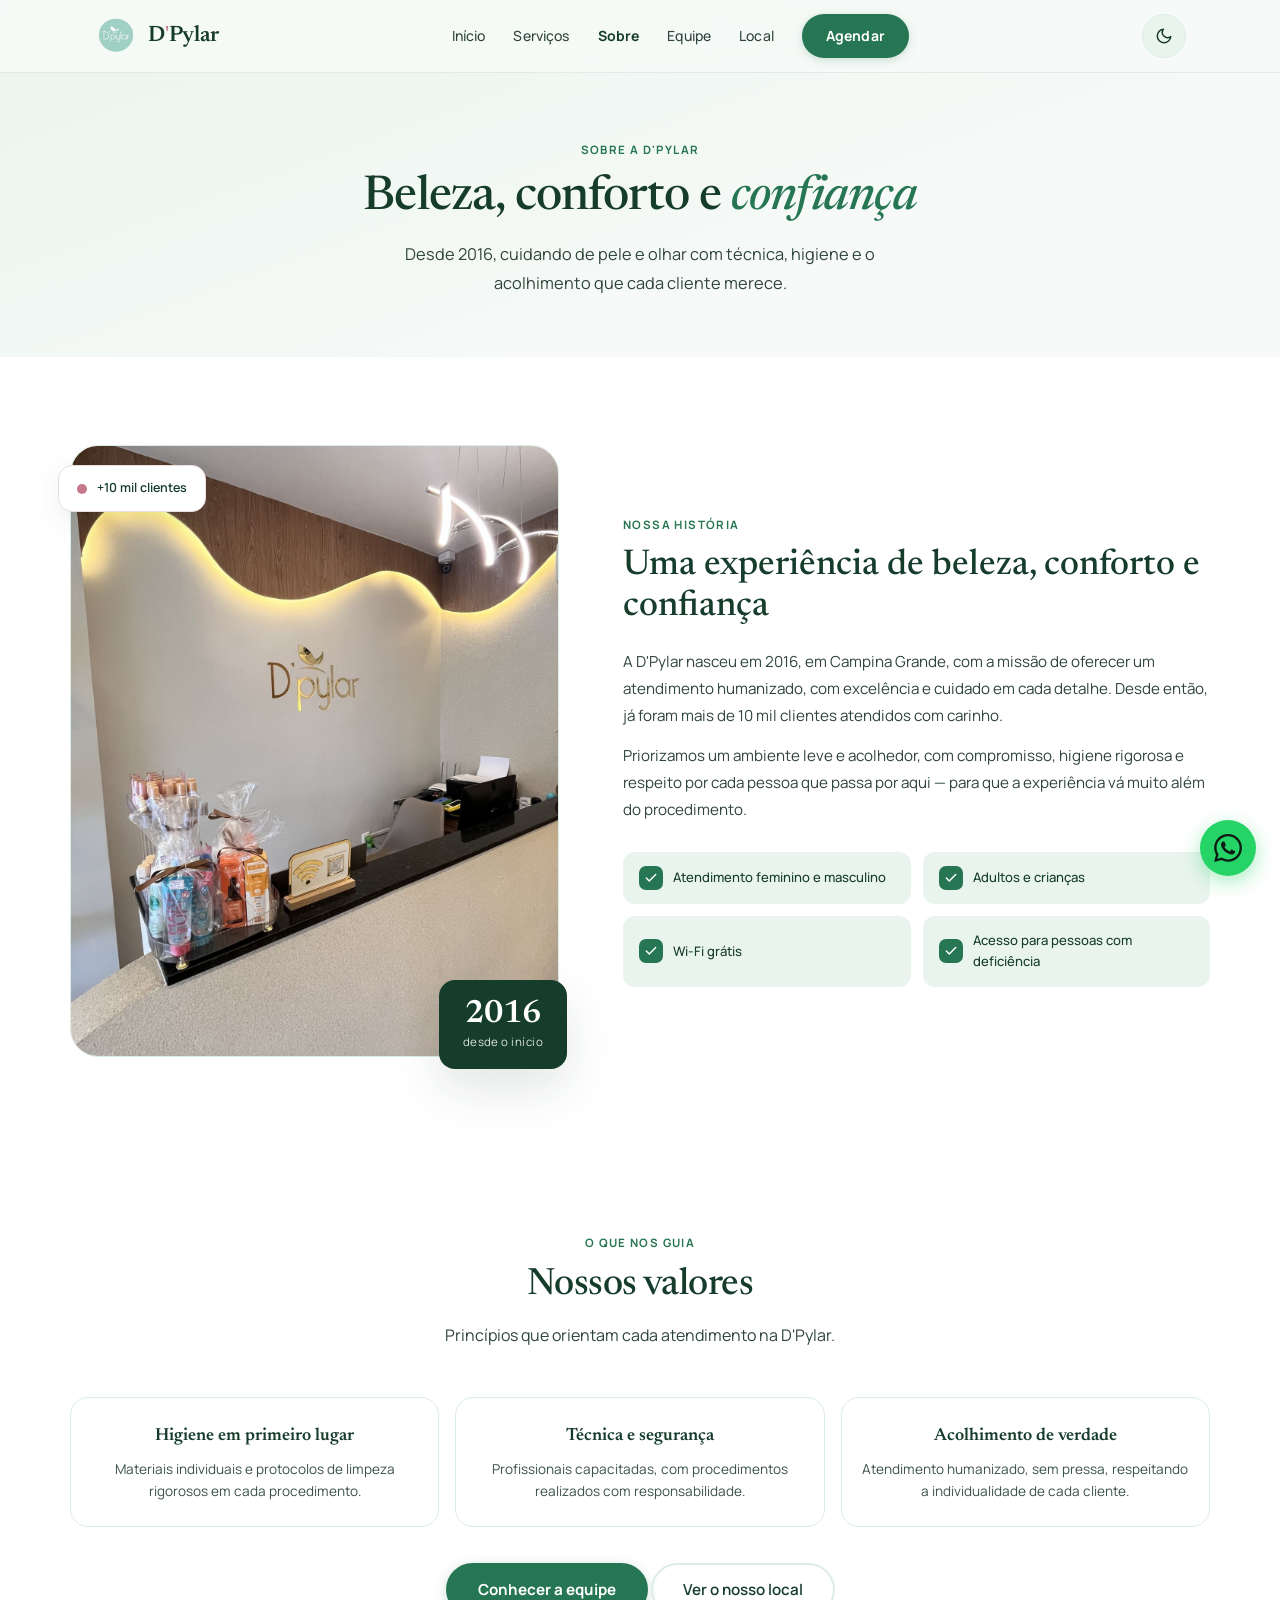
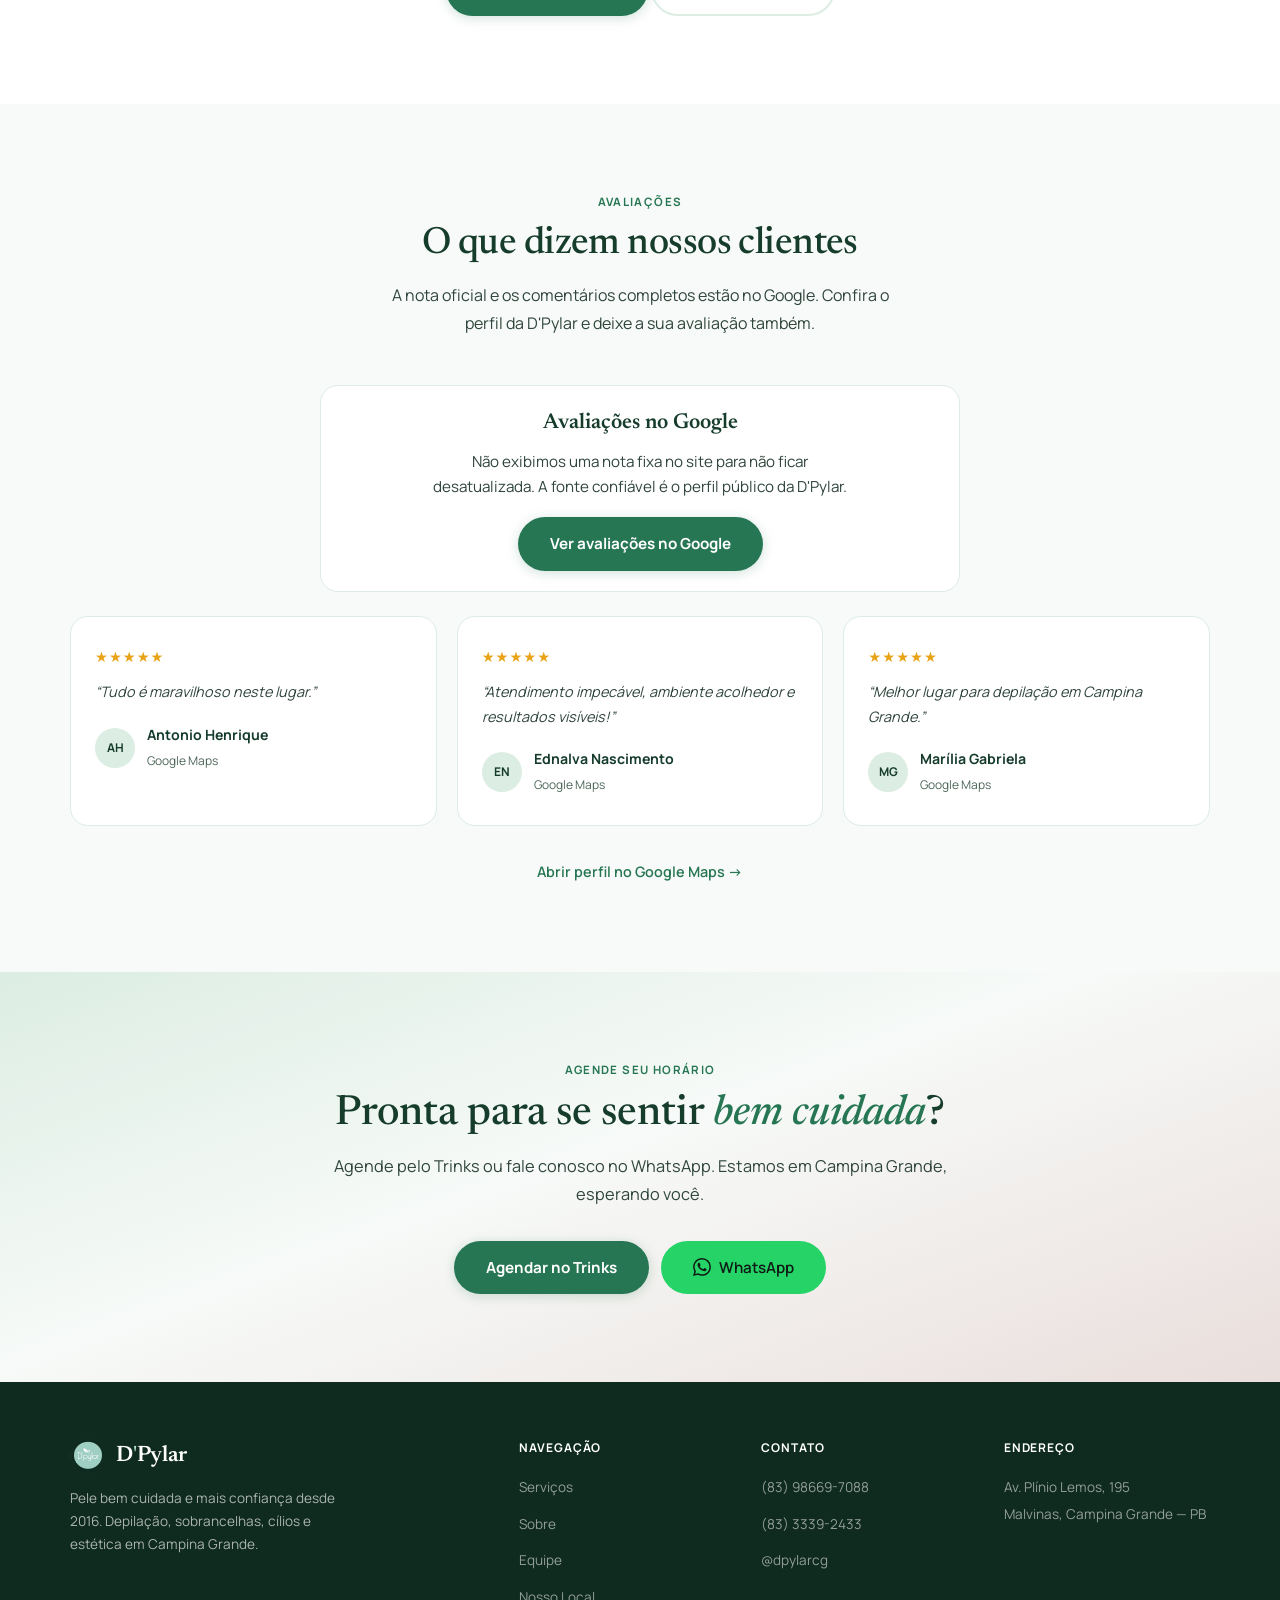
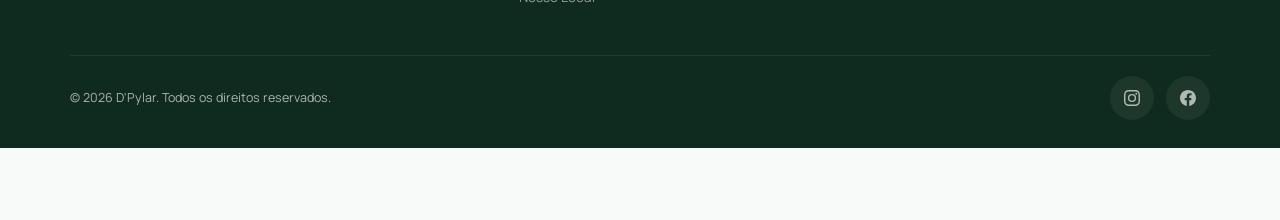
<file: sobre.html>
<!DOCTYPE html>
<html lang="pt-BR">
<head>
<meta charset="UTF-8">
<meta name="viewport" content="width=device-width, initial-scale=1.0">
<title>Sobre | D'Pylar — Beleza, conforto e confiança em Campina Grande</title>
<meta name="description" content="A história da D'Pylar: desde 2016 oferecendo depilação, sobrancelhas, cílios e estética com atendimento humanizado, técnica e higiene em Campina Grande.">
<link rel="canonical" href="https://dpylar.vercel.app/sobre.html">
<meta property="og:type" content="website">
<meta property="og:locale" content="pt_BR">
<meta property="og:title" content="Sobre | D'Pylar — Campina Grande">
<meta property="og:description" content="Uma experiência de beleza, conforto e confiança desde 2016.">
<meta property="og:image" content="https://dpylar.vercel.app/assets/logo.png">
<meta property="og:url" content="https://dpylar.vercel.app/sobre.html">
<meta name="twitter:card" content="summary">
<link rel="icon" type="image/png" sizes="32x32" href="assets/favicon-32.png">
<link rel="apple-touch-icon" href="assets/apple-touch-icon.png">
<link rel="preconnect" href="https://fonts.googleapis.com">
<link rel="preconnect" href="https://fonts.gstatic.com" crossorigin>
<link href="https://fonts.googleapis.com/css2?family=Manrope:wght@400;500;600;700&family=Newsreader:ital,opsz,wght@0,6..72,400;0,6..72,500;0,6..72,600;1,6..72,400&display=swap" rel="stylesheet">
<link rel="stylesheet" href="style.css">
</head>
<body class="has-mobile-bar">
<a href="#main-content" class="skip-link">Pular para o conteúdo</a>

<nav class="nav" id="navbar">
  <div class="nav-inner">
    <a href="index.html" class="brand">
      <img class="brand-logo" src="assets/logo.png" width="44" height="44" alt="D'Pylar">
      <span class="brand-name">D<span>'</span>Pylar</span>
    </a>
    <ul class="nav-menu">
      <li><a href="index.html">Início</a></li>
      <li><a href="servicos.html">Serviços</a></li>
      <li><a href="sobre.html" class="is-active">Sobre</a></li>
      <li><a href="equipe.html">Equipe</a></li>
      <li><a href="local.html">Local</a></li>
      <li><a href="https://www.trinks.com/dpylarcg" class="btn btn-nav" target="_blank" rel="noopener">Agendar</a></li>
    </ul>
    <div class="nav-controls">
      <button type="button" class="theme-toggle" onclick="toggleTheme()" aria-label="Alternar tema claro ou escuro">
        <svg class="icon-sun" viewBox="0 0 24 24" aria-hidden="true"><circle cx="12" cy="12" r="5"/><line x1="12" y1="1" x2="12" y2="3"/><line x1="12" y1="21" x2="12" y2="23"/><line x1="4.22" y1="4.22" x2="5.64" y2="5.64"/><line x1="18.36" y1="18.36" x2="19.78" y2="19.78"/><line x1="1" y1="12" x2="3" y2="12"/><line x1="21" y1="12" x2="23" y2="12"/><line x1="4.22" y1="19.78" x2="5.64" y2="18.36"/><line x1="18.36" y1="5.64" x2="19.78" y2="4.22"/></svg>
        <svg class="icon-moon" viewBox="0 0 24 24" aria-hidden="true"><path d="M21 12.79A9 9 0 1111.21 3 7 7 0 0021 12.79z"/></svg>
      </button>
      <button type="button" class="hamburger" onclick="openMobile()" aria-label="Abrir menu" aria-controls="mobileMenu" aria-expanded="false">
        <span></span><span></span><span></span>
      </button>
    </div>
  </div>
</nav>

<div class="mobile-overlay" id="mobileMenu" aria-hidden="true" role="dialog" aria-modal="true" aria-label="Menu de navegação">
  <div class="mobile-menu-sheet">
    <div class="mobile-menu-top">
      <a href="index.html" class="brand" onclick="closeMobile()">
        <img class="brand-logo" src="assets/logo.png" width="44" height="44" alt="D'Pylar">
        <span class="brand-name">D<span>'</span>Pylar</span>
      </a>
      <div class="mobile-menu-top-actions">
        <button type="button" class="theme-toggle" onclick="toggleTheme()" aria-label="Alternar tema claro ou escuro">
          <svg class="icon-sun" viewBox="0 0 24 24" aria-hidden="true"><circle cx="12" cy="12" r="5"/><line x1="12" y1="1" x2="12" y2="3"/><line x1="12" y1="21" x2="12" y2="23"/><line x1="4.22" y1="4.22" x2="5.64" y2="5.64"/><line x1="18.36" y1="18.36" x2="19.78" y2="19.78"/><line x1="1" y1="12" x2="3" y2="12"/><line x1="21" y1="12" x2="23" y2="12"/><line x1="4.22" y1="19.78" x2="5.64" y2="18.36"/><line x1="18.36" y1="5.64" x2="19.78" y2="4.22"/></svg>
          <svg class="icon-moon" viewBox="0 0 24 24" aria-hidden="true"><path d="M21 12.79A9 9 0 1111.21 3 7 7 0 0021 12.79z"/></svg>
        </button>
        <button type="button" class="close-btn" onclick="closeMobile()" aria-label="Fechar menu">
          <svg viewBox="0 0 24 24" fill="none" stroke-width="2" stroke-linecap="round" aria-hidden="true"><line x1="18" y1="6" x2="6" y2="18"/><line x1="6" y1="6" x2="18" y2="18"/></svg>
        </button>
      </div>
    </div>
    <nav class="mobile-menu-nav" aria-label="Páginas">
      <a href="index.html" onclick="closeMobile()">Início</a>
      <a href="servicos.html" onclick="closeMobile()">Serviços</a>
      <a href="sobre.html" class="is-active" onclick="closeMobile()">Sobre</a>
      <a href="equipe.html" onclick="closeMobile()">Equipe</a>
      <a href="local.html" onclick="closeMobile()">Local</a>
    </nav>
    <div class="mobile-menu-cta">
      <a href="https://www.trinks.com/dpylarcg" class="btn btn-mint" target="_blank" rel="noopener" onclick="closeMobile()">Agendar horário</a>
      <a href="https://wa.me/5583986697088" class="btn btn-wa-soft" target="_blank" rel="noopener" onclick="closeMobile()">WhatsApp</a>
    </div>
  </div>
</div>

<main id="main-content">
<section class="page-hero">
  <span class="section-tag">Sobre a D'Pylar</span>
  <h1>Beleza, conforto e <em>confiança</em></h1>
  <p>Desde 2016, cuidando de pele e olhar com técnica, higiene e o acolhimento que cada cliente merece.</p>
</section>

<!-- ══ HISTÓRIA ══ -->
<section class="section about" id="sobre">
  <div class="section-inner">
    <div class="about-layout">
      <div class="about-visual">
        <div class="about-frame">
          <img src="assets/ambiente-recepcao.jpg" width="480" height="600" alt="Recepção acolhedora da D'Pylar em Campina Grande" loading="lazy">
        </div>
        <div class="about-badge">
          <div class="about-badge-num">2016</div>
          <div class="about-badge-label">desde o início</div>
        </div>
        <div class="about-rose-badge">
          <div class="arb-dot"></div>
          <span>+10 mil clientes</span>
        </div>
      </div>
      <div class="about-text">
        <span class="section-tag">Nossa história</span>
        <h2>Uma experiência de beleza, conforto e confiança</h2>
        <p>A D'Pylar nasceu em 2016, em Campina Grande, com a missão de oferecer um atendimento humanizado, com excelência e cuidado em cada detalhe. Desde então, já foram mais de 10 mil clientes atendidos com carinho.</p>
        <p>Priorizamos um ambiente leve e acolhedor, com compromisso, higiene rigorosa e respeito por cada pessoa que passa por aqui — para que a experiência vá muito além do procedimento.</p>
        <div class="about-perks">
          <div class="perk">
            <div class="perk-check"><svg viewBox="0 0 24 24" aria-hidden="true"><polyline points="20 6 9 17 4 12"/></svg></div>
            <span>Atendimento feminino e masculino</span>
          </div>
          <div class="perk">
            <div class="perk-check"><svg viewBox="0 0 24 24" aria-hidden="true"><polyline points="20 6 9 17 4 12"/></svg></div>
            <span>Adultos e crianças</span>
          </div>
          <div class="perk">
            <div class="perk-check"><svg viewBox="0 0 24 24" aria-hidden="true"><polyline points="20 6 9 17 4 12"/></svg></div>
            <span>Wi-Fi grátis</span>
          </div>
          <div class="perk">
            <div class="perk-check"><svg viewBox="0 0 24 24" aria-hidden="true"><polyline points="20 6 9 17 4 12"/></svg></div>
            <span>Acesso para pessoas com deficiência</span>
          </div>
        </div>
      </div>
    </div>
  </div>
</section>

<!-- ══ VALORES ══ -->
<section class="section values" style="background:var(--white);">
  <div class="section-inner">
    <div class="section-header center">
      <span class="section-tag">O que nos guia</span>
      <h2 class="section-title">Nossos valores</h2>
      <p class="section-sub">Princípios que orientam cada atendimento na D'Pylar.</p>
    </div>
    <div class="proof-row">
      <div class="proof-card">
        <h3>Higiene em primeiro lugar</h3>
        <p>Materiais individuais e protocolos de limpeza rigorosos em cada procedimento.</p>
      </div>
      <div class="proof-card">
        <h3>Técnica e segurança</h3>
        <p>Profissionais capacitadas, com procedimentos realizados com responsabilidade.</p>
      </div>
      <div class="proof-card">
        <h3>Acolhimento de verdade</h3>
        <p>Atendimento humanizado, sem pressa, respeitando a individualidade de cada cliente.</p>
      </div>
    </div>
    <div class="space-cta" style="margin-top:36px;">
      <a href="equipe.html" class="btn btn-mint">Conhecer a equipe</a>
      <a href="local.html" class="btn btn-ghost">Ver o nosso local</a>
    </div>
  </div>
</section>

<!-- ══ AVALIAÇÕES ══ -->
<section class="section reviews" id="avaliacoes" aria-labelledby="reviews-title">
  <div class="section-inner">
    <div class="section-header center">
      <span class="section-tag">Avaliações</span>
      <h2 class="section-title" id="reviews-title">O que dizem nossos clientes</h2>
      <p class="section-sub">A nota oficial e os comentários completos estão no Google. Confira o perfil da D'Pylar e deixe a sua avaliação também.</p>
    </div>
    <div class="reviews-summary reviews-summary-honest">
      <div class="reviews-honest-copy">
        <strong>Avaliações no Google</strong>
        <p>Não exibimos uma nota fixa no site para não ficar desatualizada. A fonte confiável é o perfil público da D'Pylar.</p>
      </div>
      <a class="btn btn-mint" href="https://www.google.com/maps/search/?api=1&query=D'Pylar+Campina+Grande" target="_blank" rel="noopener">Ver avaliações no Google</a>
    </div>
    <div class="reviews-grid" aria-label="Trechos de avaliações públicas no Google Maps">
      <article class="review-card">
        <div class="stars" aria-label="5 de 5 estrelas">★★★★★</div>
        <p>“Tudo é maravilhoso neste lugar.”</p>
        <div class="review-author">
          <div class="review-avatar" aria-hidden="true">AH</div>
          <div><strong>Antonio Henrique</strong><span>Google Maps</span></div>
        </div>
      </article>
      <article class="review-card">
        <div class="stars" aria-label="5 de 5 estrelas">★★★★★</div>
        <p>“Atendimento impecável, ambiente acolhedor e resultados visíveis!”</p>
        <div class="review-author">
          <div class="review-avatar" aria-hidden="true">EN</div>
          <div><strong>Ednalva Nascimento</strong><span>Google Maps</span></div>
        </div>
      </article>
      <article class="review-card">
        <div class="stars" aria-label="5 de 5 estrelas">★★★★★</div>
        <p>“Melhor lugar para depilação em Campina Grande.”</p>
        <div class="review-author">
          <div class="review-avatar" aria-hidden="true">MG</div>
          <div><strong>Marília Gabriela</strong><span>Google Maps</span></div>
        </div>
      </article>
    </div>
    <div class="reviews-link">
      <a href="https://www.google.com/maps/search/?api=1&query=D'Pylar+Campina+Grande" target="_blank" rel="noopener">Abrir perfil no Google Maps →</a>
    </div>
  </div>
</section>

<!-- ══ CTA ══ -->
<section class="cta" id="contato">
  <div class="cta-inner">
    <span class="section-tag">Agende seu horário</span>
    <h2>Pronta para se sentir <em>bem cuidada</em>?</h2>
    <p>Agende pelo Trinks ou fale conosco no WhatsApp. Estamos em Campina Grande, esperando você.</p>
    <div class="cta-buttons">
      <a href="https://www.trinks.com/dpylarcg" class="btn btn-mint" target="_blank" rel="noopener">Agendar no Trinks</a>
      <a href="https://wa.me/5583986697088" class="btn btn-whatsapp" target="_blank" rel="noopener">
        <svg width="18" height="18" viewBox="0 0 24 24" fill="currentColor" aria-hidden="true"><path d="M17.472 14.382c-.297-.149-1.758-.867-2.03-.967-.273-.099-.471-.148-.67.15-.197.297-.767.966-.94 1.164-.173.199-.347.223-.644.075-.297-.15-1.255-.463-2.39-1.475-.883-.788-1.48-1.761-1.653-2.059-.173-.297-.018-.458.13-.606.134-.133.298-.347.446-.52.149-.174.198-.298.298-.497.099-.198.05-.371-.025-.52-.075-.149-.669-1.612-.916-2.207-.242-.579-.487-.5-.669-.51-.173-.008-.371-.01-.57-.01-.198 0-.52.074-.792.372-.272.297-1.04 1.016-1.04 2.479 0 1.462 1.065 2.875 1.213 3.074.149.198 2.096 3.2 5.077 4.487.709.306 1.262.489 1.694.625.712.227 1.36.195 1.871.118.571-.085 1.758-.719 2.006-1.413.248-.694.248-1.289.173-1.413-.074-.124-.272-.198-.57-.347m-5.421 7.403h-.004a9.87 9.87 0 01-5.031-1.378l-.361-.214-3.741.982.998-3.648-.235-.374a9.86 9.86 0 01-1.51-5.26c.001-5.45 4.436-9.884 9.888-9.884 2.64 0 5.122 1.03 6.988 2.898a9.825 9.825 0 012.893 6.994c-.003 5.45-4.437 9.884-9.885 9.884m8.413-18.297A11.815 11.815 0 0012.05 0C5.495 0 .16 5.335.157 11.892c0 2.096.547 4.142 1.588 5.945L.057 24l6.305-1.654a11.882 11.882 0 005.683 1.448h.005c6.554 0 11.89-5.335 11.893-11.893a11.821 11.821 0 00-3.48-8.413z"/></svg>
        WhatsApp
      </a>
    </div>
  </div>
</section>

</main>
<footer class="footer">
  <div class="footer-inner">
    <div>
      <div class="footer-brand">
        <img src="assets/logo.png" width="36" height="36" alt="">
        <span class="brand-name">D<span>'</span>Pylar</span>
      </div>
      <p class="footer-about">Pele bem cuidada e mais confiança desde 2016. Depilação, sobrancelhas, cílios e estética em Campina Grande.</p>
    </div>
    <div>
      <h5>Navegação</h5>
      <ul>
        <li><a href="servicos.html">Serviços</a></li>
        <li><a href="sobre.html">Sobre</a></li>
        <li><a href="equipe.html">Equipe</a></li>
        <li><a href="local.html">Nosso Local</a></li>
      </ul>
    </div>
    <div>
      <h5>Contato</h5>
      <ul>
        <li><a href="tel:+5583986697088">(83) 98669-7088</a></li>
        <li><a href="tel:+558333392433">(83) 3339-2433</a></li>
        <li><a href="https://www.instagram.com/dpylarcg" target="_blank" rel="noopener">@dpylarcg</a></li>
      </ul>
    </div>
    <div>
      <h5>Endereço</h5>
      <ul>
        <li><a href="https://maps.app.goo.gl/AVbUxdaRb7txiyN36" target="_blank" rel="noopener">Av. Plínio Lemos, 195<br>Malvinas, Campina Grande — PB</a></li>
      </ul>
    </div>
  </div>
  <div class="footer-bottom">
    <span>&copy; 2026 D'Pylar. Todos os direitos reservados.</span>
    <div class="socials">
      <a href="https://www.instagram.com/dpylarcg" target="_blank" rel="noopener" aria-label="Instagram">
        <svg viewBox="0 0 24 24" aria-hidden="true"><path d="M12 2.163c3.204 0 3.584.012 4.85.07 3.252.148 4.771 1.691 4.919 4.919.058 1.265.069 1.645.069 4.849 0 3.205-.012 3.584-.069 4.849-.149 3.225-1.664 4.771-4.919 4.919-1.266.058-1.644.07-4.85.07-3.204 0-3.584-.012-4.849-.07-3.26-.149-4.771-1.699-4.919-4.92-.058-1.265-.07-1.644-.07-4.849 0-3.204.013-3.583.07-4.849.149-3.227 1.664-4.771 4.919-4.919 1.266-.057 1.645-.069 4.849-.069zM12 0C8.741 0 8.333.014 7.053.072 2.695.272.273 2.69.073 7.052.014 8.333 0 8.741 0 12c0 3.259.014 3.668.072 4.948.2 4.358 2.618 6.78 6.98 6.98C8.333 23.986 8.741 24 12 24c3.259 0 3.668-.014 4.948-.072 4.354-.2 6.782-2.618 6.979-6.98.059-1.28.073-1.689.073-4.948 0-3.259-.014-3.667-.072-4.947-.196-4.354-2.617-6.78-6.979-6.98C15.668.014 15.259 0 12 0zm0 5.838a6.162 6.162 0 100 12.324 6.162 6.162 0 000-12.324zM12 16a4 4 0 110-8 4 4 0 010 8zm6.406-11.845a1.44 1.44 0 100 2.881 1.44 1.44 0 000-2.881z"/></svg>
      </a>
      <a href="https://www.facebook.com/Dpylar" target="_blank" rel="noopener" aria-label="Facebook">
        <svg viewBox="0 0 24 24" aria-hidden="true"><path d="M24 12.073c0-6.627-5.373-12-12-12s-12 5.373-12 12c0 5.99 4.388 10.954 10.125 11.854v-8.385H7.078v-3.47h3.047V9.43c0-3.007 1.792-4.669 4.533-4.669 1.312 0 2.686.235 2.686.235v2.953H15.83c-1.491 0-1.956.925-1.956 1.874v2.25h3.328l-.532 3.47h-2.796v8.385C19.612 23.027 24 18.062 24 12.073z"/></svg>
      </a>
    </div>
  </div>
</footer>

<a href="https://wa.me/5583986697088?text=Ol%C3%A1!%20Gostaria%20de%20tirar%20uma%20dúvida" class="float-wa" target="_blank" rel="noopener" aria-label="Falar no WhatsApp">
  <svg viewBox="0 0 24 24" aria-hidden="true"><path d="M17.472 14.382c-.297-.149-1.758-.867-2.03-.967-.273-.099-.471-.148-.67.15-.197.297-.767.966-.94 1.164-.173.199-.347.223-.644.075-.297-.15-1.255-.463-2.39-1.475-.883-.788-1.48-1.761-1.653-2.059-.173-.297-.018-.458.13-.606.134-.133.298-.347.446-.52.149-.174.198-.298.298-.497.099-.198.05-.371-.025-.52-.075-.149-.669-1.612-.916-2.207-.242-.579-.487-.5-.669-.51-.173-.008-.371-.01-.57-.01-.198 0-.52.074-.792.372-.272.297-1.04 1.016-1.04 2.479 0 1.462 1.065 2.875 1.213 3.074.149.198 2.096 3.2 5.077 4.487.709.306 1.262.489 1.694.625.712.227 1.36.195 1.871.118.571-.085 1.758-.719 2.006-1.413.248-.694.248-1.289.173-1.413-.074-.124-.272-.198-.57-.347m-5.421 7.403h-.004a9.87 9.87 0 01-5.031-1.378l-.361-.214-3.741.982.998-3.648-.235-.374a9.86 9.86 0 01-1.51-5.26c.001-5.45 4.436-9.884 9.888-9.884 2.64 0 5.122 1.03 6.988 2.898a9.825 9.825 0 012.893 6.994c-.003 5.45-4.437 9.884-9.885 9.884m8.413-18.297A11.815 11.815 0 0012.05 0C5.495 0 .16 5.335.157 11.892c0 2.096.547 4.142 1.588 5.945L.057 24l6.305-1.654a11.882 11.882 0 005.683 1.448h.005c6.554 0 11.89-5.335 11.893-11.893a11.821 11.821 0 00-3.48-8.413z"/></svg>
</a>

<div class="mobile-bar" role="navigation" aria-label="Ações principais">
  <a href="https://wa.me/5583986697088" class="mb-secondary" target="_blank" rel="noopener">WhatsApp</a>
  <a href="https://www.trinks.com/dpylarcg" class="mb-primary" target="_blank" rel="noopener">Agendar</a>
</div>

<script src="script.js"></script>
</body>
</html>
</file>
<file: style.css>
*, *::before, *::after { margin: 0; padding: 0; box-sizing: border-box; }

:root {
  /* Opção A — Precisão acolhedora */
  --bg: #F7FAF8;
  --white: #FFFFFF;
  --cream: #F7FAF8;
  --forest: #163C2C;
  --forest-deep: #163C2C;
  --action: #267653;
  --mint: #267653;
  --mint-light: #3A8F6A;
  --mint-pale: #DCEDE3;
  --mint-whisper: #EAF4EE;
  --soft-green: #DCEDE3;
  --rose: #C4788A;
  --rose-soft: #E9DEDC;
  --gold: #C9A84C;
  --text: #1E2F28;
  --text-mid: #2F453B;
  --text-soft: #3A5247;
  --text-muted: #4D6659;
  --on-action: #FFFFFF;
  --shadow-sm: 0 2px 8px rgba(22, 60, 44, 0.06);
  --shadow-md: 0 8px 28px rgba(22, 60, 44, 0.08);
  --shadow-lg: 0 20px 48px rgba(22, 60, 44, 0.12);
  --radius: 18px;
  --nav-bg: rgba(247, 250, 248, 0.92);
  --nav-border: rgba(22, 60, 44, 0.08);
  --mobile-overlay-bg: rgba(247, 250, 248, 0.98);
  --mobile-overlay-text: var(--forest);
  --font-display: 'Newsreader', Georgia, serif;
  --font-body: 'Manrope', system-ui, sans-serif;
  --focus-ring: 0 0 0 3px rgba(38, 118, 83, 0.35);
}

/* Dark opcional — contraste revisado (texto claro sobre fundos escuros) */
[data-theme="dark"] {
  --bg: #0F1A15;
  --white: #15221B;
  --cream: #0F1A15;
  --text: #E8F0EB;
  --text-mid: #C5D6CC;
  --text-soft: #A3B8AC;
  --text-muted: #7A9486;
  --forest: #A8D4BC;
  --forest-deep: #C5E6D4;
  --action: #3D9B6C;
  --mint: #3D9B6C;
  --mint-light: #5BB888;
  --mint-pale: #1A3328;
  --mint-whisper: #14261E;
  --soft-green: #1A3328;
  --rose: #E8A0B0;
  --rose-soft: #3A2A2C;
  --on-action: #FFFFFF;
  --shadow-sm: 0 2px 8px rgba(0, 0, 0, 0.3);
  --shadow-md: 0 8px 28px rgba(0, 0, 0, 0.35);
  --shadow-lg: 0 20px 48px rgba(0, 0, 0, 0.45);
  --nav-bg: rgba(15, 26, 21, 0.95);
  --nav-border: rgba(61, 155, 108, 0.15);
  --mobile-overlay-bg: rgba(15, 26, 21, 0.98);
  --mobile-overlay-text: #E8F0EB;
}

html { scroll-behavior: smooth; }
body {
  font-family: var(--font-body);
  color: var(--text);
  background: var(--bg);
  line-height: 1.65;
  -webkit-font-smoothing: antialiased;
  transition: background 0.3s, color 0.3s;
  padding-bottom: 0;
}
body.has-mobile-bar { padding-bottom: 72px; }

img { max-width: 100%; height: auto; display: block; }

.skip-link {
  position: fixed;
  top: 8px;
  left: 16px;
  z-index: 2100;
  padding: 10px 16px;
  border-radius: 8px;
  background: #163C2C;
  color: #fff;
  font-weight: 700;
  text-decoration: none;
  transform: translateY(-150%);
  transition: transform 0.2s ease;
}
.skip-link:focus,
.skip-link:focus-visible {
  transform: translateY(0);
}

:focus-visible {
  outline: none;
  box-shadow: var(--focus-ring);
  border-radius: 4px;
}
.btn:focus-visible,
.btn-outline:focus-visible,
.theme-toggle:focus-visible,
.hamburger:focus-visible,
.team-nav button:focus-visible,
.team-dot:focus-visible,
.mobile-bar a:focus-visible,
.float-wa:focus-visible {
  box-shadow: var(--focus-ring);
}

@media (prefers-reduced-motion: reduce) {
  html { scroll-behavior: auto; }
  *, *::before, *::after {
    animation-duration: 0.01ms !important;
    animation-delay: 0.01ms !important;
    animation-iteration-count: 1 !important;
    transition-duration: 0.01ms !important;
  }
}

/* ═══════════ NAV ═══════════ */
.nav {
  position: fixed; top: 0; width: 100%; z-index: 1000;
  background: var(--nav-bg); backdrop-filter: blur(20px) saturate(1.3);
  border-bottom: 1px solid var(--nav-border);
  transition: box-shadow 0.3s ease, background 0.3s;
}
.nav.scrolled { box-shadow: var(--shadow-sm); }
.nav-inner {
  max-width: 1140px; margin: 0 auto; padding: 0 24px;
  display: flex; align-items: center; justify-content: space-between;
  height: 72px;
}
.brand { display: flex; align-items: center; gap: 10px; text-decoration: none; }
.brand-logo {
  width: 44px; height: 44px; border-radius: 50%;
  object-fit: cover; flex-shrink: 0;
}
.brand-name {
  font-family: var(--font-display);
  font-size: 1.4rem; font-weight: 600; color: var(--forest);
  letter-spacing: -0.01em;
}
.brand-name span { color: var(--rose); font-weight: 400; }
.nav-menu { display: flex; align-items: center; gap: 28px; list-style: none; }
.nav-menu a {
  font-size: 0.875rem; font-weight: 500; color: var(--text-mid);
  text-decoration: none; letter-spacing: 0.01em;
  position: relative; transition: color 0.25s;
  min-height: 44px; display: inline-flex; align-items: center;
}
.nav-menu a::after {
  content: ''; position: absolute; bottom: 8px; left: 0;
  width: 0; height: 2px; background: var(--action);
  border-radius: 2px; transition: width 0.3s;
}
.nav-menu a:hover { color: var(--forest); }
.nav-menu a:hover::after { width: 100%; }
.nav-menu a.is-active { color: var(--forest); font-weight: 700; }
/* Botão Agendar no menu: não herda cinza dos links */
.nav-menu a.btn-nav,
.nav-menu a.btn-mint {
  color: #fff !important;
  font-weight: 700;
}
.nav-menu a.btn-nav:hover,
.nav-menu a.btn-mint:hover,
.nav-menu a.btn-nav:focus-visible,
.nav-menu a.btn-mint:focus-visible,
.nav-menu a.btn-nav:active,
.nav-menu a.btn-mint:active {
  color: #fff !important;
}
.nav-menu a.btn-nav::after,
.nav-menu a.btn-mint::after {
  display: none;
}
.nav-controls { display: flex; align-items: center; gap: 12px; }

.theme-toggle {
  width: 44px; height: 44px; border-radius: 50%;
  background: var(--mint-whisper); border: 1px solid var(--mint-pale);
  cursor: pointer; display: flex; align-items: center; justify-content: center;
  transition: all 0.25s; flex-shrink: 0;
}
.theme-toggle:hover { background: var(--mint-pale); border-color: var(--action); }
.theme-toggle svg {
  width: 18px; height: 18px; stroke: var(--forest); fill: none;
  stroke-width: 2; stroke-linecap: round; stroke-linejoin: round;
}
.mobile-theme-toggle {
  display: none;
  align-items: center;
  justify-content: center;
  min-height: 44px;
  border: 1px solid var(--mint-pale);
  border-radius: 100px;
  background: var(--mint-whisper);
  color: var(--forest);
  font: 600 0.875rem/1 var(--font-body);
  cursor: pointer;
}
.mobile-theme-toggle:focus-visible { box-shadow: var(--focus-ring); }
.icon-sun { display: none; }
.icon-moon { display: block; }
[data-theme="dark"] .icon-sun { display: block; }
[data-theme="dark"] .icon-moon { display: none; }

/* ── BUTTONS ── */
.btn {
  display: inline-flex; align-items: center; justify-content: center; gap: 8px;
  font-family: var(--font-body); font-weight: 600;
  font-size: 0.875rem; border-radius: 100px;
  text-decoration: none; transition: all 0.25s; cursor: pointer; border: none;
  min-height: 44px;
}
.btn-nav {
  background: var(--action);
  color: #fff;
  padding: 10px 24px;
  font-weight: 700;
  box-shadow: 0 2px 10px rgba(38, 118, 83, 0.22);
  transition: background 0.2s, transform 0.2s, box-shadow 0.2s, color 0.2s;
}
.btn-nav:hover {
  background: #1f6346;
  color: #fff;
  transform: translateY(-1px);
  box-shadow: 0 6px 18px rgba(38, 118, 83, 0.32);
}
.btn-nav:active {
  transform: translateY(0);
  box-shadow: 0 2px 8px rgba(38, 118, 83, 0.2);
  background: #1a553c;
  color: #fff;
}
.btn-nav:visited { color: #fff; }
.btn-mint {
  background: var(--action);
  color: #fff;
  padding: 14px 32px;
  font-size: 0.95rem;
  font-weight: 700;
  box-shadow: 0 2px 12px rgba(38, 118, 83, 0.22);
  transition: background 0.2s, transform 0.2s, box-shadow 0.2s, color 0.2s;
}
.btn-mint:hover {
  background: #1f6346;
  color: #fff;
  transform: translateY(-2px);
  box-shadow: 0 8px 22px rgba(38, 118, 83, 0.3);
}
.btn-mint:active {
  transform: translateY(0);
  box-shadow: 0 2px 8px rgba(38, 118, 83, 0.2);
  background: #1a553c;
  color: #fff;
}
.btn-mint:visited { color: #fff; }
.btn-ghost {
  background: transparent; color: var(--forest);
  padding: 12px 30px; font-size: 0.95rem;
  border: 2px solid var(--mint-pale);
}
.btn-ghost:hover { background: var(--mint-whisper); border-color: var(--action); }
.btn-whatsapp {
  background: #25D366; color: #0F1A15;
  padding: 14px 32px; font-size: 0.95rem;
}
.btn-whatsapp:hover { background: #1FB855; transform: translateY(-2px); box-shadow: 0 8px 22px rgba(37, 211, 102, 0.3); }
.btn-outline {
  display: inline-flex; align-items: center; justify-content: center;
  border: 2px solid var(--action); color: var(--action);
  padding: 10px 24px; border-radius: 100px;
  font-size: 0.85rem; font-weight: 700; font-family: var(--font-body);
  text-decoration: none; transition: all 0.25s; min-height: 44px;
  background: transparent;
}
.btn-outline:hover { background: var(--action); color: var(--on-action); }

.hamburger {
  display: none;
  background: none;
  border: none;
  cursor: pointer;
  padding: 10px;
  min-width: 44px;
  min-height: 44px;
  flex-direction: column;
  align-items: center;
  justify-content: center;
  gap: 5px;
}
.hamburger span {
  display: block;
  width: 22px;
  height: 2px;
  background: var(--forest);
  margin: 0;
  border-radius: 2px;
  transition: all 0.3s;
  flex-shrink: 0;
}

/* ═══════════ HERO ═══════════ */
.hero {
  min-height: min(100vh, 900px); display: flex; align-items: center;
  position: relative; overflow: hidden;
  padding: 120px 24px 72px; background: var(--bg);
}
.hero-bg { position: absolute; inset: 0; pointer-events: none; }
.hero-circle { position: absolute; border-radius: 50%; opacity: 0.09; background: var(--action); }
.hero-circle-1 {
  width: 700px; height: 700px; top: -280px; right: -180px;
  animation: heroFloat1 16s ease-in-out infinite alternate;
}
.hero-circle-2 {
  width: 420px; height: 420px; bottom: -160px; left: -100px; opacity: 0.07;
  animation: heroFloat2 20s ease-in-out infinite alternate;
}
@keyframes heroFloat1 {
  from { transform: translate(0, 0) scale(1); }
  to { transform: translate(-44px, 32px) scale(1.08); }
}
@keyframes heroFloat2 {
  from { transform: translate(0, 0) scale(1); }
  to { transform: translate(36px, -26px) scale(1.1); }
}

/* Entrada escalonada do hero (só com JS ativo — progressivo) */
@keyframes heroRise {
  from { opacity: 0; transform: translateY(14px); }
  to { opacity: 1; transform: none; }
}
.js-ready .hero-content > * { animation: heroRise 0.55s ease both; }
.js-ready .hero-content > *:nth-child(2) { animation-delay: 0.07s; }
.js-ready .hero-content > *:nth-child(3) { animation-delay: 0.14s; }
.js-ready .hero-content > *:nth-child(4) { animation-delay: 0.21s; }
.js-ready .hero-content > *:nth-child(5) { animation-delay: 0.28s; }
.js-ready .hero-visual { animation: heroRise 0.6s ease 0.18s both; }
.hero-signature {
  position: absolute; bottom: 8%; right: 6%; width: min(280px, 40vw); height: 80px;
  opacity: 0.12; pointer-events: none;
}
.hero-signature path {
  fill: none; stroke: var(--forest); stroke-width: 2; stroke-linecap: round;
}
.hero-inner {
  max-width: 1140px; margin: 0 auto; width: 100%;
  display: grid; grid-template-columns: 1.05fr 0.95fr; gap: 56px;
  align-items: center; position: relative; z-index: 2;
}
.hero-tag {
  display: inline-flex; align-items: center; gap: 8px;
  background: var(--mint-whisper); border: 1px solid var(--mint-pale);
  border-radius: 100px; padding: 8px 18px 8px 12px;
  font-size: 0.78rem; font-weight: 600; color: var(--forest);
  letter-spacing: 0.02em; margin-bottom: 24px;
}
.tag-dot { width: 8px; height: 8px; border-radius: 50%; background: var(--action); }
.hero h1 {
  font-family: var(--font-display);
  font-size: clamp(1.45rem, 4vw - 0.2rem, 3.5rem);
  line-height: 1.12; color: var(--forest-deep);
  margin-bottom: 20px; letter-spacing: -0.02em; font-weight: 500;
}
.hero h1 em { font-style: italic; color: var(--action); font-weight: 400; }
.hero-desc {
  font-size: clamp(0.88rem, 0.4vw + 0.78rem, 1.05rem); color: var(--text-mid);
  max-width: 480px; margin-bottom: 32px; line-height: 1.75;
}
.hero-actions { display: flex; gap: 12px; flex-wrap: wrap; margin-bottom: 36px; }
.hero-proof { display: flex; align-items: center; gap: 14px; }
.hero-proof-avatars { display: flex; }
.hero-proof-avatars span {
  width: 36px; height: 36px; border-radius: 50%;
  border: 2px solid var(--bg); margin-left: -10px;
  display: flex; align-items: center; justify-content: center;
  font-size: 0.7rem; font-weight: 700; color: #fff;
}
.hero-proof-avatars span:first-child { margin-left: 0; }
.hero-proof-avatars span:nth-child(1) { background: var(--action); }
.hero-proof-avatars span:nth-child(2) { background: var(--forest); }
.hero-proof-avatars span:nth-child(3) { background: var(--rose); }
.hero-proof-avatars span:nth-child(4) { background: var(--gold); color: #1a1a1a; }
.hero-proof-text { font-size: 0.82rem; color: var(--text-soft); line-height: 1.4; }
.hero-proof-text strong { color: var(--forest); font-weight: 600; }

.hero-visual { position: relative; }
.hero-photo {
  border-radius: 36px 120px 36px 120px; overflow: hidden;
  aspect-ratio: 4/5; max-height: 560px;
  border: 1px solid var(--mint-pale);
  box-shadow: var(--shadow-lg);
  background: #D4C4B0;
  position: relative;
}
.hero-photo img {
  width: 100%; height: 100%; object-fit: cover;
  object-position: center 20%;
}
.hero-photo-badge {
  position: absolute; bottom: 20px; left: 20px;
  background: rgba(255, 255, 255, 0.95); backdrop-filter: blur(8px);
  padding: 12px 18px; border-radius: 14px;
  box-shadow: var(--shadow-md); max-width: 200px;
}
[data-theme="dark"] .hero-photo-badge { background: rgba(21, 34, 27, 0.95); }
.hero-photo-badge strong {
  display: block; font-size: 0.85rem; color: var(--forest); font-weight: 700;
}
.hero-photo-badge span {
  font-size: 0.72rem; color: var(--text-soft);
}

/* ═══════════ MARQUEE DE SERVIÇOS ═══════════ */
.marquee {
  background: var(--white);
  border-top: 1px solid var(--mint-pale);
  overflow: hidden;
  padding: 13px 0;
}
.marquee-track {
  display: flex;
  width: max-content;
  animation: marqueeScroll 34s linear infinite;
}
.marquee:hover .marquee-track { animation-play-state: paused; }
.marquee-group {
  display: flex;
  align-items: center;
  gap: 36px;
  padding-right: 36px;
}
.marquee-group span {
  font-family: var(--font-display);
  font-style: italic;
  font-size: 1.02rem;
  color: var(--forest);
  white-space: nowrap;
}
.marquee-group .marquee-dot {
  color: var(--action);
  font-style: normal;
  font-size: 0.7rem;
  opacity: 0.7;
}
@keyframes marqueeScroll {
  to { transform: translateX(-50%); }
}

/* ═══════════ TRUST STRIP ═══════════ */
.trust-strip {
  background: var(--white);
  border-top: 1px solid var(--mint-pale);
  border-bottom: 1px solid var(--mint-pale);
  padding: 28px 24px;
}
.trust-grid {
  max-width: 1140px; margin: 0 auto;
  display: grid; grid-template-columns: repeat(5, 1fr); gap: 16px;
}
.trust-item {
  text-align: center; padding: 8px 6px;
}
.trust-item strong {
  display: block; font-family: var(--font-display);
  font-size: 1.15rem; color: var(--forest); font-weight: 600;
  margin-bottom: 4px; line-height: 1.2;
}
.trust-item span {
  font-size: 0.78rem; color: var(--text-soft); line-height: 1.35;
}
.trust-item a {
  color: inherit; text-decoration: none;
}
.trust-item a:hover strong { color: var(--action); }

/* ═══════════ SECTIONS ═══════════ */
.section { padding: 88px 24px; }
.section-inner { max-width: 1140px; margin: 0 auto; }
.section-header { margin-bottom: 48px; }
.section-header.center { text-align: center; }
.section-header.center .section-sub { margin-left: auto; margin-right: auto; }
.section-tag {
  font-size: 0.72rem; font-weight: 700; letter-spacing: 0.12em;
  text-transform: uppercase; color: var(--action); margin-bottom: 12px; display: block;
}
.section-title {
  font-family: var(--font-display);
  font-size: clamp(1.35rem, 2.5vw + 0.35rem, 2.5rem);
  color: var(--forest-deep); line-height: 1.15;
  letter-spacing: -0.015em; margin-bottom: 14px; font-weight: 500;
}
.section-sub {
  font-size: clamp(0.82rem, 0.4vw + 0.72rem, 1rem);
  color: var(--text-mid); max-width: 520px; line-height: 1.75;
}

/* ═══════════ SERVICES ═══════════ */
.services { background: var(--white); }
.srv-grid { display: grid; grid-template-columns: repeat(3, 1fr); gap: 20px; }
.srv-card {
  background: var(--bg); border-radius: var(--radius);
  padding: 0 0 28px; border: 1px solid var(--mint-pale);
  transition: all 0.3s; position: relative; overflow: hidden;
  display: flex; flex-direction: column;
}
.srv-card:hover { transform: translateY(-5px) scale(1.01); box-shadow: var(--shadow-lg); border-color: var(--mint-light); }
.srv-photo {
  width: 100%; aspect-ratio: 16/10;
  overflow: hidden; margin-bottom: 20px;
  background: linear-gradient(135deg, var(--mint-whisper), var(--mint-pale));
}
.srv-photo img { width: 100%; height: 100%; object-fit: cover; display: block; }
.srv-card-body { padding: 0 24px; flex: 1; display: flex; flex-direction: column; }
.srv-meta {
  display: flex; flex-wrap: wrap; gap: 8px; margin-bottom: 10px;
}
.srv-chip {
  font-size: 0.7rem; font-weight: 600; color: var(--action);
  background: var(--mint-whisper); border-radius: 100px;
  padding: 4px 10px;
}
.srv-card h3 {
  font-family: var(--font-display);
  font-size: 1.2rem; color: var(--forest); margin-bottom: 8px; font-weight: 600;
}
.srv-card p {
  font-size: 0.875rem; color: var(--text-mid); line-height: 1.65;
  margin-bottom: 18px; flex: 1;
}
.srv-card .btn-outline { align-self: flex-start; }

/* Progressive reveal — visible by default */
.reveal {
  opacity: 1;
  transform: none;
}
.js-ready .reveal {
  opacity: 0;
  transform: translateY(16px);
  transition: opacity 0.5s ease, transform 0.5s ease;
}
.js-ready .reveal.is-visible {
  opacity: 1;
  transform: translateY(0);
}
@media (prefers-reduced-motion: reduce) {
  .js-ready .reveal {
    opacity: 1 !important;
    transform: none !important;
    transition: none !important;
  }
}

/* ═══════════ TEASERS (home portal) ═══════════ */
.teaser { background: var(--bg); }
.teaser-team { background: var(--white); }
.teaser-local { background: var(--bg); }
.teaser-layout {
  display: grid; grid-template-columns: 0.85fr 1fr; gap: 56px; align-items: center;
}
.teaser-layout.reverse .teaser-media { order: 2; }
.teaser-layout.reverse .teaser-body { order: 1; }
.teaser-media {
  position: relative;
  border-radius: 28px; overflow: hidden;
  border: 1px solid var(--mint-pale);
  box-shadow: var(--shadow-lg);
  aspect-ratio: 4/3;
  background: var(--mint-whisper);
}
.teaser-team .teaser-media { aspect-ratio: 4/5; max-height: 460px; }
.teaser-media img { width: 100%; height: 100%; object-fit: cover; object-position: center top; }
.teaser-badge {
  position: absolute; bottom: 18px; left: 18px;
  background: var(--forest); color: #fff;
  padding: 12px 18px; border-radius: 14px;
  box-shadow: var(--shadow-md); text-align: center; line-height: 1.1;
}
[data-theme="dark"] .teaser-badge { background: var(--action); }
.teaser-badge strong { display: block; font-family: var(--font-display); font-size: 1.5rem; font-weight: 600; }
.teaser-badge span { font-size: 0.7rem; opacity: 0.85; letter-spacing: 0.03em; }
.teaser-body .section-tag { display: block; }
.teaser-body .section-title { margin-bottom: 14px; }
.teaser-body .section-sub { margin-bottom: 26px; }
.teaser-actions { display: flex; gap: 12px; flex-wrap: wrap; }

/* ═══════════ REVIEWS ═══════════ */
.reviews { background: var(--bg); }
.reviews-summary {
  display: flex; flex-wrap: wrap; align-items: center; justify-content: center;
  gap: 16px 28px; margin-bottom: 40px;
  padding: 20px 28px; background: var(--white);
  border-radius: var(--radius); border: 1px solid var(--mint-pale);
  max-width: 560px; margin-left: auto; margin-right: auto;
}
.reviews-summary-honest {
  max-width: 640px;
  flex-direction: column;
  text-align: center;
  gap: 18px;
  margin-bottom: 24px;
}
.reviews-honest-copy strong {
  display: block;
  font-family: var(--font-display);
  font-size: 1.35rem;
  color: var(--forest-deep);
  font-weight: 600;
  margin-bottom: 8px;
}
.reviews-honest-copy p {
  font-size: 0.95rem;
  color: var(--text-mid);
  line-height: 1.65;
  max-width: 46ch;
  margin: 0 auto;
}
.reviews-score {
  font-family: var(--font-display);
  font-size: 2.4rem; font-weight: 600; color: var(--forest); line-height: 1;
}
.reviews-stars { color: #E8A317; letter-spacing: 2px; font-size: 1.1rem; }
.reviews-count { font-size: 0.9rem; color: var(--text-soft); }
.reviews-count a { color: var(--action); font-weight: 600; text-decoration: none; }
.reviews-count a:hover { text-decoration: underline; }
.reviews-grid {
  display: grid; grid-template-columns: repeat(3, 1fr); gap: 20px;
}
.review-card {
  background: var(--white); border-radius: var(--radius);
  padding: 28px 24px; border: 1px solid var(--mint-pale);
}
.review-card .stars {
  color: #E8A317; font-size: 0.9rem; letter-spacing: 1px; margin-bottom: 12px;
}
.review-card p {
  font-size: 0.9rem; color: var(--text-mid); line-height: 1.7;
  margin-bottom: 18px; font-style: italic;
}
.review-author {
  display: flex; align-items: center; gap: 12px;
}
.review-avatar {
  width: 40px; height: 40px; border-radius: 50%;
  background: var(--mint-pale); color: var(--forest);
  display: flex; align-items: center; justify-content: center;
  font-size: 0.75rem; font-weight: 700;
}
.review-author strong {
  display: block; font-size: 0.88rem; color: var(--forest);
}
.review-author span {
  font-size: 0.75rem; color: var(--text-muted);
}
.reviews-link {
  text-align: center; margin-top: 32px;
}
.reviews-link a {
  color: var(--action); font-weight: 600; font-size: 0.9rem; text-decoration: none;
}
.reviews-link a:hover { text-decoration: underline; }

/* ═══════════ ABOUT ═══════════ */
.about { background: var(--white); }
.about-layout { display: grid; grid-template-columns: 5fr 6fr; gap: 64px; align-items: center; }
.about-visual { position: relative; }
.about-frame {
  width: 100%; aspect-ratio: 4/5; border-radius: 28px;
  background: linear-gradient(160deg, var(--mint-pale) 0%, var(--mint-whisper) 100%);
  position: relative; overflow: hidden; border: 1px solid var(--mint-pale);
}
.about-frame img {
  width: 100%; height: 100%; object-fit: cover; object-position: center center;
}
.about-badge {
  position: absolute; bottom: -12px; right: -8px;
  background: var(--forest); color: #fff;
  padding: 18px 24px; border-radius: 16px;
  box-shadow: var(--shadow-lg); text-align: center;
}
[data-theme="dark"] .about-badge { background: var(--action); color: #fff; }
.about-badge-num { font-family: var(--font-display); font-size: 2rem; font-weight: 600; line-height: 1; }
.about-badge-label { font-size: 0.72rem; opacity: 0.85; margin-top: 2px; letter-spacing: 0.04em; }
.about-rose-badge {
  position: absolute; top: 20px; left: -12px;
  background: var(--white); border: 1px solid var(--rose-soft);
  padding: 12px 18px; border-radius: 14px; box-shadow: var(--shadow-md);
  display: flex; align-items: center; gap: 10px;
}
.arb-dot { width: 10px; height: 10px; border-radius: 50%; background: var(--rose); }
.about-rose-badge span { font-size: 0.78rem; font-weight: 600; color: var(--forest); }
.about-text h2 {
  font-family: var(--font-display);
  font-size: clamp(1.25rem, 2.4vw + 0.3rem, 2.3rem);
  color: var(--forest-deep); line-height: 1.15; margin-bottom: 20px; font-weight: 500;
}
.about-text > p { font-size: 0.95rem; color: var(--text-mid); line-height: 1.8; margin-bottom: 12px; }
.about-perks { display: grid; grid-template-columns: 1fr 1fr; gap: 12px; margin-top: 28px; }
.perk {
  display: flex; align-items: center; gap: 10px;
  background: var(--mint-whisper); border-radius: 12px;
  padding: 14px 16px; transition: background 0.2s;
}
.perk:hover { background: var(--mint-pale); }
.perk-check {
  width: 24px; height: 24px; flex-shrink: 0; border-radius: 7px;
  background: var(--action); display: flex; align-items: center; justify-content: center;
}
.perk-check svg { width: 14px; height: 14px; stroke: #fff; fill: none; stroke-width: 2.5; stroke-linecap: round; stroke-linejoin: round; }
.perk span { font-size: 0.82rem; font-weight: 500; color: var(--forest); }

/* ═══════════ EQUIPE — carrossel no layout da fundadora ═══════════ */
.founder { background: var(--white); }
.founder-layout {
  display: grid;
  grid-template-columns: 1fr 1.05fr;
  gap: 48px;
  align-items: center;
}
.founder-visual {
  position: relative;
  display: flex;
  flex-direction: column;
  align-items: center;
  gap: 18px;
  max-width: 480px;
  width: 100%;
  margin-inline: auto;
}
.tf-photo-row {
  display: flex;
  align-items: center;
  gap: 12px;
  width: 100%;
  justify-content: center;
}
.founder-frame.tf-frame {
  position: relative;
  flex: 1 1 auto;
  width: 100%;
  max-width: 380px;
  aspect-ratio: 1;
  border-radius: 32px;
  overflow: hidden;
  border: 1px solid var(--mint-pale);
  box-shadow: var(--shadow-lg);
  background:
    radial-gradient(circle at 12% 70%, rgba(180, 220, 200, 0.45) 0%, transparent 42%),
    linear-gradient(160deg, #E5D2BF 0%, #C9A98A 100%);
}

/* Melhor corte possível para fotos Instagram da equipe */
.tf-photo {
  position: absolute;
  inset: 0;
  width: 100%;
  height: 100%;
  border: none;
  padding: 0;
  margin: 0;
  cursor: zoom-in;
  background: transparent;
  overflow: hidden;
  display: block;
}
.tf-slide-track {
  position: absolute;
  inset: 0;
  display: block;
  overflow: hidden;
  pointer-events: none;
}
.tf-photo img.team-portrait,
.founder-frame img.team-portrait {
  position: absolute;
  inset: 0;
  width: 100%;
  height: 100%;
  max-width: none;
  object-fit: contain; /* retrato completo: rosto + ombros + fundo da arte */
  object-position: center center;
  display: block;
  transform: translate3d(0, 0, 0) scale(1.03);
  opacity: 0;
  transition: none;
  will-change: transform, opacity;
  z-index: 0;
}
.tf-photo img.team-portrait.is-active {
  opacity: 1;
  z-index: 1;
}
/* Deslize lateral (carrossel), sem scale na moldura */
.tf-photo img.team-portrait.is-exit-next {
  opacity: 1;
  z-index: 1;
  transform: translate3d(-100%, 0, 0) scale(1.03);
  transition: transform 0.42s cubic-bezier(0.22, 1, 0.36, 1), opacity 0.42s ease;
}
.tf-photo img.team-portrait.is-exit-prev {
  opacity: 1;
  z-index: 1;
  transform: translate3d(100%, 0, 0) scale(1.03);
  transition: transform 0.42s cubic-bezier(0.22, 1, 0.36, 1), opacity 0.42s ease;
}
.tf-photo img.team-portrait.is-enter-next {
  opacity: 1;
  z-index: 2;
  transform: translate3d(100%, 0, 0) scale(1.03);
}
.tf-photo img.team-portrait.is-enter-prev {
  opacity: 1;
  z-index: 2;
  transform: translate3d(-100%, 0, 0) scale(1.03);
}
.tf-photo img.team-portrait.is-enter-next.is-in,
.tf-photo img.team-portrait.is-enter-prev.is-in {
  transform: translate3d(0, 0, 0) scale(1.03);
  transition: transform 0.42s cubic-bezier(0.22, 1, 0.36, 1);
}
.tf-expand {
  position: absolute;
  right: 12px;
  bottom: 12px;
  z-index: 4;
  width: 40px;
  height: 40px;
  border-radius: 50%;
  background: rgba(255, 255, 255, 0.95);
  color: var(--forest);
  display: flex;
  align-items: center;
  justify-content: center;
  box-shadow: var(--shadow-sm);
  transition: transform 0.2s, background 0.2s;
  pointer-events: none;
}
.tf-expand svg {
  width: 17px;
  height: 17px;
  stroke: currentColor;
  fill: none;
  stroke-width: 2;
  stroke-linecap: round;
  stroke-linejoin: round;
}
.tf-photo:hover .tf-expand {
  background: var(--action);
  color: #fff;
  transform: scale(1.06);
}

.founder-badge {
  position: absolute;
  bottom: -10px;
  right: 10px;
  background: var(--forest);
  color: #fff;
  padding: 14px 18px;
  border-radius: 14px;
  box-shadow: var(--shadow-lg);
  text-align: center;
  z-index: 3;
}
.founder-badge[hidden] { display: none !important; }
[data-theme="dark"] .founder-badge { background: var(--action); }
.founder-badge-num {
  font-family: var(--font-display);
  font-size: 1.7rem;
  font-weight: 600;
  line-height: 1;
}
.founder-badge-label {
  font-size: 0.68rem;
  opacity: 0.85;
  margin-top: 2px;
  letter-spacing: 0.04em;
}

.founder-text h2 {
  font-family: var(--font-display);
  font-size: clamp(1.6rem, 2.6vw + 0.4rem, 2.4rem);
  color: var(--forest-deep);
  line-height: 1.12;
  margin-bottom: 6px;
  font-weight: 500;
}
.founder-role {
  font-size: 0.8rem;
  font-weight: 700;
  color: var(--action);
  text-transform: uppercase;
  letter-spacing: 0.06em;
  margin-bottom: 20px;
}
.founder-text > p {
  font-size: 0.95rem;
  color: var(--text-mid);
  line-height: 1.8;
  margin-bottom: 14px;
}
.founder-text .btn { margin-top: 12px; }

/* Setas laterais ao retrato */
.tf-arrow {
  width: 48px;
  height: 48px;
  border-radius: 50%;
  background: var(--white);
  border: 1px solid var(--mint-pale);
  cursor: pointer;
  display: flex;
  align-items: center;
  justify-content: center;
  box-shadow: var(--shadow-sm);
  transition: transform 0.25s, background 0.25s, border-color 0.25s, box-shadow 0.25s;
  flex-shrink: 0;
}
.tf-arrow:hover {
  background: var(--action);
  border-color: var(--action);
  transform: translateY(-1px);
  box-shadow: 0 8px 20px rgba(38, 118, 83, 0.28);
}
.tf-arrow:hover svg { stroke: #fff; }
.tf-arrow svg {
  width: 20px;
  height: 20px;
  stroke: var(--forest);
  fill: none;
  stroke-width: 2;
  stroke-linecap: round;
  stroke-linejoin: round;
  transition: stroke 0.2s;
}

/* Dots sob a foto — sempre circulares */
.tf-dots {
  display: flex;
  justify-content: center;
  align-items: center;
  gap: 8px;
  flex-wrap: wrap;
  max-width: 100%;
}
.tf-dot {
  width: 10px;
  height: 10px;
  border-radius: 50%;
  background: var(--mint-pale);
  border: none;
  padding: 0;
  cursor: pointer;
  flex-shrink: 0;
  transition: transform 0.2s, background 0.2s, box-shadow 0.2s;
}
.tf-dot:focus-visible { outline: none; box-shadow: var(--focus-ring); }
.tf-dot.active {
  background: var(--action);
  transform: scale(1.2);
  box-shadow: 0 0 0 3px rgba(38, 118, 83, 0.22);
  width: 10px;
  height: 10px;
  border-radius: 50%;
}

.founder-text {
  transition: opacity 0.28s ease;
}
.founder-text.is-swapping {
  opacity: 0;
  pointer-events: none;
}

@media (prefers-reduced-motion: reduce) {
  .founder-frame.tf-frame,
  .founder-text,
  .tf-photo img.team-portrait,
  .lightbox,
  .lightbox-panel { transition: none !important; animation: none !important; }
}

/* ═══════════ SPACE PREVIEW ═══════════ */
.space-preview { background: var(--white); }
.space-grid {
  display: grid; grid-template-columns: repeat(4, 1fr);
  gap: 12px; margin-bottom: 32px;
}
.space-item {
  border-radius: 16px; overflow: hidden; border: 1px solid var(--mint-pale);
  background: var(--mint-whisper); position: relative;
  aspect-ratio: 1;
}
.space-item.featured {
  grid-column: span 2; grid-row: span 2;
}
.space-item img {
  width: 100%; height: 100%; object-fit: cover;
}
.space-cta { text-align: center; }

/* ═══════════ INFO BAR ═══════════ */
.info-bar {
  background: linear-gradient(135deg, var(--forest) 0%, #0F2A1E 100%);
  padding: 56px 24px; color: #fff;
}
[data-theme="dark"] .info-bar {
  background: linear-gradient(135deg, #1A3328 0%, #0A1510 100%);
}
.info-grid {
  max-width: 1140px; margin: 0 auto;
  display: grid; grid-template-columns: repeat(4, 1fr); gap: 28px; text-align: center;
}
.info-num {
  font-family: var(--font-display);
  font-size: 2.2rem; font-weight: 600; color: #B5E2C8; line-height: 1; margin-bottom: 6px;
}
.info-label { font-size: 0.8rem; opacity: 0.75; letter-spacing: 0.02em; }

/* ═══════════ LOCATION ═══════════ */
.location { background: var(--bg); }
.map-wrap {
  border-radius: 20px; overflow: hidden;
  border: 1px solid var(--mint-pale);
  box-shadow: var(--shadow-md);
  margin-bottom: 28px; position: relative;
  min-height: 320px; background: var(--mint-whisper);
}
.map-placeholder {
  display: flex; flex-direction: column; align-items: center; justify-content: center;
  height: 320px; gap: 12px; color: var(--text-soft); font-size: 0.9rem;
}
#dpylar-map { display: block; width: 100%; height: 380px; border: none; }
.map-overlay-btn {
  position: absolute; bottom: 16px; right: 16px; z-index: 400;
  background: var(--forest); color: #fff;
  padding: 12px 20px; border-radius: 100px;
  font-size: 0.82rem; font-weight: 600;
  text-decoration: none; display: flex; align-items: center; gap: 8px;
  box-shadow: 0 4px 14px rgba(22, 60, 44, 0.25);
  transition: all 0.25s; min-height: 44px;
}
.map-overlay-btn:hover { background: var(--action); transform: translateY(-2px); }
.map-overlay-btn svg { width: 16px; height: 16px; fill: none; stroke: currentColor; stroke-width: 2; stroke-linecap: round; stroke-linejoin: round; }
.loc-grid { display: grid; grid-template-columns: 1fr 1fr; gap: 20px; }
.loc-card {
  background: var(--white); border-radius: var(--radius);
  padding: 32px 28px; border: 1px solid var(--mint-pale);
}
.loc-card h3 {
  font-family: var(--font-display);
  font-size: 1.15rem; color: var(--forest); margin-bottom: 20px;
  display: flex; align-items: center; gap: 10px; font-weight: 600;
}
.loc-card h3 svg { width: 22px; height: 22px; stroke: var(--action); fill: none; stroke-width: 2; stroke-linecap: round; stroke-linejoin: round; }
.hours-list { list-style: none; }
.hours-list li {
  display: flex; justify-content: space-between;
  padding: 11px 0; border-bottom: 1px solid var(--mint-whisper); font-size: 0.9rem;
}
.hours-list li:last-child { border-bottom: none; }
.hours-day { color: var(--text-mid); font-weight: 500; }
.hours-time { color: var(--forest); font-weight: 600; }
.hours-closed { color: var(--text-muted); font-style: italic; }
.loc-detail { display: flex; align-items: flex-start; gap: 14px; margin-bottom: 18px; }
.loc-detail svg { width: 20px; height: 20px; stroke: var(--action); fill: none; stroke-width: 2; flex-shrink: 0; margin-top: 2px; stroke-linecap: round; stroke-linejoin: round; }
.loc-detail p { font-size: 0.9rem; color: var(--text-mid); line-height: 1.6; }
.loc-detail a { color: var(--forest); font-weight: 600; text-decoration: none; }
.loc-detail a:hover { color: var(--action); }
.payment-tags { display: flex; flex-wrap: wrap; gap: 8px; margin-top: 16px; }
.pay-tag {
  background: var(--mint-whisper); border-radius: 8px;
  padding: 6px 12px; font-size: 0.75rem; font-weight: 500; color: var(--forest);
}

/* ═══════════ CTA ═══════════ */
.cta {
  background: linear-gradient(160deg, var(--mint-pale) 0%, var(--bg) 45%, var(--rose-soft) 100%);
  padding: 88px 24px; text-align: center;
}
.cta-inner { max-width: 640px; margin: 0 auto; }
.cta h2 {
  font-family: var(--font-display);
  font-size: clamp(1.35rem, 3vw + 0.3rem, 2.6rem);
  color: var(--forest-deep); margin-bottom: 14px; line-height: 1.15; font-weight: 500;
}
.cta h2 em { font-style: italic; color: var(--action); }
.cta p { font-size: 1.02rem; color: var(--text-mid); margin-bottom: 32px; line-height: 1.7; }
.cta-buttons { display: flex; gap: 12px; justify-content: center; flex-wrap: wrap; }

/* ═══════════ FOOTER ═══════════ */
.footer {
  background: #0F2A1E; color: rgba(255, 255, 255, 0.65); padding: 56px 24px 28px;
}
[data-theme="dark"] .footer { background: #0A1510; }
.footer-inner {
  max-width: 1140px; margin: 0 auto;
  display: grid; grid-template-columns: 2fr 1fr 1fr 1fr; gap: 36px;
}
.footer .brand-name { color: #fff; font-family: var(--font-display); }
.footer .brand-name span { color: #B5E2C8; }
.footer-about { font-size: 0.85rem; line-height: 1.7; margin-top: 12px; max-width: 280px; }
.footer h5 {
  color: #fff; font-size: 0.75rem; font-weight: 700;
  letter-spacing: 0.08em; text-transform: uppercase; margin-bottom: 16px;
}
.footer ul { list-style: none; }
.footer ul li { margin-bottom: 10px; }
.footer ul a { color: rgba(255, 255, 255, 0.55); text-decoration: none; font-size: 0.85rem; transition: color 0.2s; }
.footer ul a:hover { color: #B5E2C8; }
.footer-bottom {
  max-width: 1140px; margin: 36px auto 0; padding-top: 20px;
  border-top: 1px solid rgba(255, 255, 255, 0.08);
  display: flex; justify-content: space-between; align-items: center; font-size: 0.78rem;
}
.socials { display: flex; gap: 12px; }
.socials a {
  width: 44px; height: 44px; border-radius: 50%;
  background: rgba(255, 255, 255, 0.06); display: flex;
  align-items: center; justify-content: center; transition: all 0.2s;
}
.socials a:hover { background: rgba(38, 118, 83, 0.35); }
.socials svg { width: 16px; height: 16px; fill: rgba(255, 255, 255, 0.65); }

/* ═══════════ MOBILE MENU (espelha o desktop) ═══════════ */
.mobile-overlay {
  display: none;
  position: fixed;
  inset: 0;
  z-index: 1100;
  background: rgba(22, 60, 44, 0.28);
  backdrop-filter: blur(6px);
  -webkit-backdrop-filter: blur(6px);
  flex-direction: column;
  align-items: stretch;
  justify-content: flex-start;
  padding: 0;
}
.mobile-overlay.open { display: flex; }
.mobile-menu-sheet {
  background: var(--bg);
  border-bottom: 1px solid var(--mint-pale);
  box-shadow: var(--shadow-lg);
  padding: calc(12px + env(safe-area-inset-top)) 20px 24px;
  max-height: min(92dvh, 100%);
  overflow-y: auto;
  animation: mobileSheetIn 0.22s ease;
}
@keyframes mobileSheetIn {
  from { transform: translateY(-10px); opacity: 0.6; }
  to { transform: translateY(0); opacity: 1; }
}
.mobile-menu-top {
  display: flex;
  align-items: center;
  justify-content: space-between;
  gap: 12px;
  margin-bottom: 8px;
  min-height: 52px;
}
.mobile-menu-top .brand { min-width: 0; }
.mobile-menu-top-actions {
  display: flex;
  align-items: center;
  gap: 8px;
  flex-shrink: 0;
}
.mobile-overlay .close-btn {
  width: 44px;
  height: 44px;
  border-radius: 50%;
  background: var(--mint-whisper);
  border: 1px solid var(--mint-pale);
  cursor: pointer;
  display: flex;
  align-items: center;
  justify-content: center;
  padding: 0;
  position: static;
}
.mobile-overlay .close-btn:hover { background: var(--mint-pale); }
.mobile-overlay .close-btn svg {
  width: 20px;
  height: 20px;
  stroke: var(--forest);
}
.mobile-menu-nav {
  display: flex;
  flex-direction: column;
  gap: 2px;
  padding: 8px 0 16px;
  border-top: 1px solid var(--mint-pale);
  border-bottom: 1px solid var(--mint-pale);
  margin-bottom: 18px;
}
.mobile-menu-nav a {
  display: flex;
  align-items: center;
  min-height: 48px;
  padding: 0 12px;
  border-radius: 12px;
  font-size: 1rem;
  font-weight: 500;
  font-family: var(--font-body);
  color: var(--text-mid);
  text-decoration: none;
  transition: background 0.2s, color 0.2s;
}
.mobile-menu-nav a:hover,
.mobile-menu-nav a:focus-visible {
  background: var(--mint-whisper);
  color: var(--forest);
}
.mobile-menu-nav a.is-active {
  background: var(--mint-whisper);
  color: var(--forest);
  font-weight: 700;
}
.mobile-menu-cta {
  display: flex;
  flex-direction: column;
  gap: 10px;
}
.mobile-menu-cta .btn {
  width: 100%;
  justify-content: center;
}
.mobile-menu-cta .btn-mint {
  background: var(--action);
  color: #fff !important;
}
.mobile-menu-cta .btn-mint:hover,
.mobile-menu-cta .btn-mint:visited,
.mobile-menu-cta .btn-mint:active {
  color: #fff !important;
}
.mobile-menu-cta .btn-wa-soft {
  background: transparent;
  color: #128C4A;
  border: 2px solid #25D366;
  font-weight: 700;
}
.mobile-menu-cta .btn-wa-soft:hover {
  background: rgba(37, 211, 102, 0.1);
}
/* legado: esconde botão texto "Alternar tema" se ainda existir */
.mobile-theme-toggle { display: none !important; }
.mobile-menu-whatsapp { display: none !important; }

/* ═══════════ FLOATING WA + MOBILE BAR ═══════════ */
.float-wa {
  position: fixed; bottom: 24px; right: 24px; z-index: 900;
  width: 56px; height: 56px; border-radius: 50%;
  background: #25D366; color: #0F1A15;
  display: flex; align-items: center; justify-content: center;
  box-shadow: 0 6px 20px rgba(37, 211, 102, 0.4);
  transition: transform 0.2s, box-shadow 0.2s;
  text-decoration: none;
}
.float-wa:hover { transform: scale(1.06); box-shadow: 0 8px 24px rgba(37, 211, 102, 0.5); }
.float-wa svg { width: 28px; height: 28px; fill: currentColor; }

.mobile-bar {
  display: none;
  position: fixed; bottom: 0; left: 0; right: 0; z-index: 950;
  background: var(--white); border-top: 1px solid var(--mint-pale);
  padding: 10px 16px calc(10px + env(safe-area-inset-bottom));
  box-shadow: 0 -4px 20px rgba(22, 60, 44, 0.08);
  gap: 10px;
}
.mobile-bar a {
  flex: 1; min-height: 48px; border-radius: 12px;
  display: flex; align-items: center; justify-content: center;
  font-weight: 700; font-size: 0.9rem; text-decoration: none;
  font-family: var(--font-body);
}
.mobile-bar .mb-primary {
  background: var(--action);
  color: #fff !important;
  box-shadow: 0 2px 10px rgba(38, 118, 83, 0.28);
  transition: background 0.2s ease, transform 0.2s ease, box-shadow 0.2s ease;
}
.mobile-bar .mb-primary:hover,
.mobile-bar .mb-primary:focus-visible,
.mobile-bar .mb-primary:visited,
.mobile-bar .mb-primary:active {
  color: #fff !important;
}
.mobile-bar .mb-primary:hover,
.mobile-bar .mb-primary:focus-visible {
  background: #1f6346;
  transform: translateY(-1px);
  box-shadow: 0 6px 16px rgba(38, 118, 83, 0.35);
}
.mobile-bar .mb-primary:active {
  background: #1a553c;
  transform: translateY(0) scale(0.98);
  box-shadow: 0 1px 6px rgba(38, 118, 83, 0.22);
}
.mobile-bar .mb-secondary {
  background: var(--mint-whisper); color: var(--forest);
  border: 1px solid var(--mint-pale); flex: 0 0 auto; padding: 0 18px;
  transition: background 0.2s, border-color 0.2s;
}
.mobile-bar .mb-secondary:hover {
  background: var(--mint-pale);
  border-color: var(--action);
}

/* ═══════════ LIGHTBOX base ═══════════ */
.lightbox {
  display: flex;
  position: fixed;
  inset: 0;
  z-index: 2000;
  background: rgba(15, 32, 24, 0);
  backdrop-filter: blur(0);
  align-items: center;
  justify-content: center;
  padding: 32px 56px;
  opacity: 0;
  visibility: hidden;
  pointer-events: none;
  transition: opacity 0.35s ease, visibility 0.35s ease, background 0.35s ease, backdrop-filter 0.35s ease;
}
.lightbox.open {
  opacity: 1;
  visibility: visible;
  pointer-events: auto;
  background: rgba(15, 32, 24, 0.9);
  backdrop-filter: blur(12px);
}
/* Lightbox simples (página Local): só a imagem */
.lightbox > img#lightboxImg {
  max-width: min(920px, 92vw);
  max-height: 80vh;
  width: auto;
  height: auto;
  object-fit: contain;
  border-radius: 14px;
  box-shadow: var(--shadow-lg);
  background: linear-gradient(160deg, #E5D2BF 0%, #C9A98A 100%);
  z-index: 1;
  opacity: 0;
  transform: scale(0.96);
  transition: opacity 0.35s ease, transform 0.35s ease;
}
.lightbox.open > img#lightboxImg {
  opacity: 1;
  transform: scale(1);
}
.lightbox-close {
  position: absolute;
  top: 16px;
  right: 16px;
  width: 48px;
  height: 48px;
  border-radius: 50%;
  background: rgba(255, 255, 255, 0.14);
  border: none;
  cursor: pointer;
  display: flex;
  align-items: center;
  justify-content: center;
  z-index: 3;
  transition: background 0.2s, transform 0.2s;
}
.lightbox-close:hover {
  background: rgba(255, 255, 255, 0.28);
  transform: scale(1.05);
}
.lightbox-close svg {
  width: 22px;
  height: 22px;
  stroke: #fff;
  fill: none;
  stroke-width: 2;
  stroke-linecap: round;
}
.lightbox-nav {
  position: absolute;
  top: 50%;
  transform: translateY(-50%);
  width: 48px;
  height: 48px;
  border-radius: 50%;
  background: rgba(255, 255, 255, 0.14);
  border: none;
  cursor: pointer;
  display: flex;
  align-items: center;
  justify-content: center;
  z-index: 3;
  transition: background 0.2s, transform 0.2s;
}
.lightbox-nav:hover {
  background: rgba(255, 255, 255, 0.28);
  transform: translateY(-50%) scale(1.05);
}
.lightbox-nav svg {
  width: 22px;
  height: 22px;
  stroke: #fff;
  fill: none;
  stroke-width: 2;
  stroke-linecap: round;
  stroke-linejoin: round;
}
.lightbox-prev { left: 16px; }
.lightbox-next { right: 16px; }
body.lightbox-open { overflow: hidden; }

/* ── Equipe: painel PAISAGEM — foto completa + texto ao lado ── */
.team-lightbox .lightbox-panel {
  position: relative;
  z-index: 1;
  /* paisagem: espaço para arte completa (rosto + balão) + texto */
  width: min(1140px, 95vw);
  height: min(560px, 82vh);
  max-height: 82vh;
  display: grid !important;
  grid-template-columns: minmax(0, 1.55fr) minmax(260px, 0.85fr);
  background: #fff;
  border-radius: 22px;
  overflow: hidden;
  border: 1px solid rgba(255, 255, 255, 0.1);
  box-shadow: 0 28px 70px rgba(0, 0, 0, 0.4);
  opacity: 0;
  transform: translateY(20px) scale(0.97);
  transition: opacity 0.4s cubic-bezier(0.22, 1, 0.36, 1),
    transform 0.4s cubic-bezier(0.22, 1, 0.36, 1);
}
[data-theme="dark"] .team-lightbox .lightbox-panel {
  background: var(--white);
}
.team-lightbox.open .lightbox-panel,
.team-lightbox .lightbox-panel.is-entering {
  opacity: 1;
  transform: translateY(0) scale(1);
}
.team-lightbox .lightbox-panel.is-swapping {
  opacity: 0;
  transform: translateY(12px) scale(0.985);
}
.team-lightbox .lightbox-media {
  min-width: 0;
  min-height: 0;
  height: 100%;
  /* fundo neutro; a arte Instagram já traz bege + balão verde */
  background: #1a2820;
  display: flex;
  align-items: center;
  justify-content: center;
  padding: 12px;
}
.team-lightbox .lightbox-media img {
  width: 100%;
  height: 100%;
  max-width: 100%;
  max-height: 100%;
  object-fit: contain; /* arte inteira: balão + foto, sem corte */
  object-position: center;
  display: block;
  border-radius: 10px;
}
.team-lightbox .lightbox-side {
  min-width: 0;
  height: 100%;
  padding: 36px 32px 32px;
  display: flex !important;
  flex-direction: column;
  justify-content: center;
  overflow-y: auto;
  background: var(--bg);
  border-left: 1px solid var(--mint-pale);
}
.team-lightbox .lightbox-tag {
  display: inline-flex;
  align-self: flex-start;
  font-size: 0.68rem;
  font-weight: 700;
  letter-spacing: 0.1em;
  text-transform: uppercase;
  color: var(--action);
  background: var(--mint-whisper);
  border: 1px solid var(--mint-pale);
  border-radius: 100px;
  padding: 5px 14px;
  margin-bottom: 14px;
}
.team-lightbox .lightbox-name {
  font-family: var(--font-display);
  font-size: clamp(1.45rem, 2.4vw, 2rem);
  font-weight: 600;
  color: var(--forest-deep);
  line-height: 1.15;
  margin: 0 0 8px;
}
.team-lightbox .lightbox-role {
  font-size: 0.76rem;
  font-weight: 700;
  color: var(--action);
  text-transform: uppercase;
  letter-spacing: 0.06em;
  margin: 0 0 16px;
}
.team-lightbox .lightbox-desc {
  font-size: 0.92rem;
  color: var(--text-mid);
  line-height: 1.7;
  margin: 0 0 22px;
  flex: 0 1 auto;
}
.team-lightbox .lightbox-side .btn {
  align-self: flex-start;
  color: #fff !important;
  margin-top: auto;
}

@media (max-width: 860px) {
  .team-lightbox {
    padding: 52px 12px 16px;
    align-items: flex-start;
    overflow-y: auto;
  }
  .team-lightbox .lightbox-panel {
    width: min(100%, 520px);
    height: auto;
    max-height: none;
    grid-template-columns: 1fr;
    /* no mobile: foto em faixa paisagem em cima */
  }
  .team-lightbox .lightbox-media {
    width: 100%;
    height: auto;
    /* artes Instagram são ~quadrado/portrait — cabem inteiras */
    aspect-ratio: 1 / 1;
    max-height: 48vh;
    padding: 10px;
    background: #1a2820;
  }
  .team-lightbox .lightbox-side {
    height: auto;
    border-left: none;
    border-top: 1px solid var(--mint-pale);
    padding: 20px 18px 24px;
  }
  .team-lightbox .lightbox-side .btn {
    margin-top: 8px;
    width: 100%;
    max-width: none;
  }
  .lightbox-prev { left: 8px; }
  .lightbox-next { right: 8px; }
}

/* ═══════════ PAGE HERO (subpages) ═══════════ */
.page-hero {
  padding: 140px 24px 60px; text-align: center;
  background: linear-gradient(160deg, var(--mint-whisper) 0%, var(--bg) 70%);
}
.page-hero .section-tag { justify-content: center; display: flex; }
.page-hero h1 {
  font-family: var(--font-display);
  font-size: clamp(1.6rem, 3.8vw + 0.2rem, 3rem);
  color: var(--forest-deep); line-height: 1.15;
  margin-bottom: 14px; letter-spacing: -0.02em; font-weight: 500;
}
.page-hero h1 em { font-style: italic; color: var(--action); }
.page-hero p {
  font-size: 1.02rem; color: var(--text-mid);
  max-width: 560px; margin: 0 auto; line-height: 1.75;
}

/* Services page — square cards + expand modal */
.srv-square-grid {
  display: grid;
  grid-template-columns: repeat(3, 1fr);
  gap: 18px;
}
.srv-square {
  position: relative;
  display: block;
  width: 100%;
  padding: 0;
  border: 1px solid var(--mint-pale);
  border-radius: var(--radius);
  overflow: hidden;
  background: var(--mint-whisper);
  cursor: pointer;
  text-align: left;
  font: inherit;
  color: inherit;
  aspect-ratio: 1 / 1;
  box-shadow: var(--shadow-sm);
  transition: transform 0.25s ease, box-shadow 0.25s ease, border-color 0.25s ease;
}
.srv-square:hover,
.srv-square:focus-visible {
  transform: translateY(-4px);
  box-shadow: var(--shadow-lg);
  border-color: var(--mint-light);
  outline: none;
}
.srv-square-img {
  position: absolute;
  inset: 0;
  display: block;
}
.srv-square-img img {
  width: 100%;
  height: 100%;
  max-width: none;
  object-fit: cover;
  display: block;
  transition: transform 0.4s ease;
}
.srv-square:hover .srv-square-img img {
  transform: scale(1.05);
}
.srv-square-label {
  position: absolute;
  left: 0;
  right: 0;
  bottom: 0;
  padding: 40px 14px 14px;
  background: linear-gradient(180deg, transparent 0%, rgba(15, 42, 30, 0.78) 100%);
  display: flex;
  flex-direction: column;
  align-items: flex-start;
  gap: 6px;
  z-index: 1;
}
.srv-square-label .srv-chip {
  background: rgba(255, 255, 255, 0.92);
  color: var(--action);
}
.srv-square-title {
  font-family: var(--font-display);
  font-size: 1.15rem;
  font-weight: 600;
  color: #fff;
  line-height: 1.2;
  text-shadow: 0 1px 4px rgba(0, 0, 0, 0.25);
}
.srv-square::after {
  content: '+';
  position: absolute;
  top: 12px;
  right: 12px;
  width: 32px;
  height: 32px;
  border-radius: 50%;
  background: rgba(255, 255, 255, 0.92);
  color: var(--forest);
  font-size: 1.25rem;
  font-weight: 500;
  line-height: 32px;
  text-align: center;
  z-index: 2;
  box-shadow: var(--shadow-sm);
  transition: transform 0.2s, background 0.2s;
}
.srv-square:hover::after {
  background: var(--action);
  color: #fff;
  transform: scale(1.06);
}

/* Modal de serviço */
.srv-modal {
  position: fixed;
  inset: 0;
  z-index: 2100;
  display: none;
  align-items: center;
  justify-content: center;
  padding: 20px;
}
.srv-modal.open {
  display: flex;
}
.srv-modal-backdrop {
  position: absolute;
  inset: 0;
  background: rgba(15, 32, 24, 0.72);
  backdrop-filter: blur(6px);
}
.srv-modal-panel {
  position: relative;
  z-index: 1;
  width: min(880px, 100%);
  max-height: min(90dvh, 900px);
  overflow: auto;
  background: var(--bg);
  border-radius: 22px;
  border: 1px solid var(--mint-pale);
  box-shadow: var(--shadow-lg);
  display: grid;
  grid-template-columns: 1fr 1.1fr;
}
.srv-modal-close {
  position: absolute;
  top: 12px;
  right: 12px;
  z-index: 2;
  width: 44px;
  height: 44px;
  border-radius: 50%;
  border: 1px solid var(--mint-pale);
  background: var(--white);
  cursor: pointer;
  display: flex;
  align-items: center;
  justify-content: center;
}
.srv-modal-close svg {
  width: 18px;
  height: 18px;
  stroke: var(--forest);
  fill: none;
  stroke-width: 2;
  stroke-linecap: round;
}
.srv-modal-media {
  min-height: 280px;
  background: var(--mint-whisper);
}
.srv-modal-media img {
  width: 100%;
  height: 100%;
  min-height: 280px;
  max-width: none;
  object-fit: cover;
  display: block;
}
.srv-modal-body {
  padding: 28px 26px 30px;
  overflow-y: auto;
}
.srv-modal-body .srv-chip { margin-bottom: 10px; display: inline-flex; }
.srv-modal-body h2 {
  font-family: var(--font-display);
  font-size: 1.55rem;
  color: var(--forest-deep);
  font-weight: 600;
  margin-bottom: 10px;
  line-height: 1.2;
  padding-right: 36px;
}
.srv-modal-body > p {
  font-size: 0.95rem;
  color: var(--text-mid);
  line-height: 1.7;
  margin-bottom: 16px;
}
.srv-facts {
  list-style: none; margin-bottom: 20px;
}
.srv-facts li {
  font-size: 0.85rem; color: var(--text-mid); padding: 8px 0;
  border-bottom: 1px solid var(--mint-whisper);
  display: flex; gap: 10px;
}
.srv-facts li:last-child { border-bottom: none; }
.srv-facts strong {
  color: var(--forest); min-width: 110px; flex-shrink: 0; font-weight: 600;
}
.srv-modal-body .btn { width: 100%; max-width: 280px; }
body.srv-modal-open { overflow: hidden; }

@media (max-width: 900px) {
  .srv-square-grid { grid-template-columns: repeat(2, 1fr); gap: 12px; }
  .srv-square-title { font-size: 0.98rem; }
  .srv-square::after { width: 28px; height: 28px; line-height: 28px; font-size: 1.1rem; top: 8px; right: 8px; }
  .srv-modal-panel { grid-template-columns: 1fr; max-height: 92dvh; }
  .srv-modal-media { min-height: 0; aspect-ratio: 16/10; }
  .srv-modal-media img { min-height: 0; height: 100%; }
  .srv-modal-body { padding: 18px 16px 22px; }
  .srv-modal-body h2 { font-size: 1.3rem; }
  .srv-facts strong { min-width: 92px; font-size: 0.8rem; }
  .srv-facts li { font-size: 0.8rem; flex-direction: column; gap: 2px; }
}

@media (max-width: 480px) {
  .srv-square-grid { grid-template-columns: 1fr 1fr; gap: 10px; }
  .srv-square-label { padding: 28px 10px 10px; }
  .srv-square-title { font-size: 0.9rem; }
}

/* Gallery (local) */
.gallery-grid {
  display: grid; grid-template-columns: repeat(3, 1fr); gap: 16px;
}
.gallery-item {
  position: relative; border-radius: var(--radius); overflow: hidden;
  aspect-ratio: 4/5; border: 1px solid var(--mint-pale);
  background: var(--mint-whisper);
}
.gallery-item img {
  width: 100%; height: 100%; object-fit: cover;
  transition: transform 0.4s ease;
}
.gallery-item:hover img { transform: scale(1.04); }
.gallery-item.span-2 { grid-column: span 2; aspect-ratio: 8/5; }
.gallery-caption {
  position: absolute; left: 14px; bottom: 12px; color: #fff;
  font-size: 0.82rem; font-weight: 600;
  text-shadow: 0 1px 4px rgba(0, 0, 0, 0.4);
}

.proof-row {
  display: grid; grid-template-columns: repeat(3, 1fr); gap: 16px; margin-top: 40px;
}
.proof-card {
  background: var(--white); border: 1px solid var(--mint-pale);
  border-radius: var(--radius); padding: 24px 20px; text-align: center;
}
.proof-card h3 {
  font-family: var(--font-display); font-size: 1.1rem;
  color: var(--forest); margin-bottom: 8px; font-weight: 600;
}
.proof-card p { font-size: 0.85rem; color: var(--text-soft); line-height: 1.6; }

/* Local carousel (kept for local.html) */
.local-carousel-section {
  position: relative;
  padding: 72px 0;
  overflow: hidden;
  /* fallback se bg/imagens falharem: nunca fica “só verde morto” sem conteúdo */
  background: #163C2C;
  min-height: 340px;
}
.local-carousel-bg {
  position: absolute; inset: 0;
  background-color: #163C2C;
  background-size: cover;
  background-position: center;
  filter: blur(4px) brightness(0.65);
  transform: scale(1.08);
  opacity: 0.9;
}
.local-carousel-overlay {
  position: absolute; inset: 0;
  /* overlay mais leve: as fotos do track ficam sempre legíveis */
  background: linear-gradient(
    180deg,
    rgba(22, 60, 44, 0.35) 0%,
    rgba(22, 60, 44, 0.5) 100%
  );
  pointer-events: none;
}
.local-carousel-wrap {
  position: relative;
  z-index: 2;
  overflow: hidden;
  min-height: 300px;
  display: flex;
  align-items: center;
  -webkit-mask-image: linear-gradient(90deg, transparent, #000 6%, #000 94%, transparent);
  mask-image: linear-gradient(90deg, transparent, #000 6%, #000 94%, transparent);
}
.local-carousel-track {
  display: flex;
  gap: 16px;
  width: max-content;
  animation: localScroll 45s linear infinite;
  animation-play-state: paused; /* só roda com fotos carregadas */
  will-change: transform;
}
.local-carousel-section.is-ready .local-carousel-track {
  animation-play-state: running;
}
.local-carousel-section.is-ready:hover .local-carousel-track {
  animation-play-state: paused;
}
.local-carousel-section:focus-within .local-carousel-track,
body.lightbox-open .local-carousel-section .local-carousel-track {
  animation-play-state: paused;
}
.local-slide {
  padding: 0;
  font: inherit;
  appearance: none;
  position: relative;
  flex: 0 0 240px;
  width: 240px;
  height: 300px;
  aspect-ratio: 4/5;
  border-radius: 16px;
  overflow: hidden;
  border: 2px solid rgba(255, 255, 255, 0.28);
  cursor: zoom-in;
  background: #2a4a3a;
  box-shadow: 0 8px 24px rgba(0, 0, 0, 0.2);
  flex-shrink: 0;
}
.local-slide img {
  position: absolute;
  inset: 0;
  width: 100%;
  height: 100%;
  max-width: none;
  object-fit: cover;
  display: block;
}
@keyframes localScroll {
  from { transform: translateX(0); }
  to { transform: translateX(-50%); }
}
@media (prefers-reduced-motion: reduce) {
  .local-carousel-track { animation: none; }
}

/* Env pages */
.env-list { display: flex; flex-direction: column; gap: 72px; }
.env-row {
  display: grid; grid-template-columns: 1fr 1fr; gap: 48px; align-items: center;
}
.env-row.reverse .env-photo { order: 2; }
.env-row.reverse .env-text { order: 1; }
.env-photo { position: relative; }
.env-photo a { display: block; text-decoration: none; }
.env-frame {
  width: 100%; aspect-ratio: 4/3; border-radius: var(--radius); overflow: hidden;
  border: 1px solid var(--mint-pale); box-shadow: var(--shadow-md);
  background: var(--mint-whisper);
}
.env-frame img { width: 100%; height: 100%; object-fit: cover; transition: transform 0.4s; }
.env-photo a:hover .env-frame img { transform: scale(1.04); }
.env-index {
  position: absolute; top: -12px; left: -12px;
  width: 48px; height: 48px; border-radius: 50%;
  background: var(--forest); color: #fff;
  display: flex; align-items: center; justify-content: center;
  font-family: var(--font-display); font-weight: 600; font-size: 1rem;
  box-shadow: var(--shadow-md); border: 3px solid var(--bg);
}
.env-row.reverse .env-index { left: auto; right: -12px; }
.env-text h3 {
  font-family: var(--font-display);
  font-size: clamp(1.35rem, 2.2vw, 1.7rem);
  color: var(--forest-deep); line-height: 1.2; margin-bottom: 12px; font-weight: 500;
}
.env-text p { font-size: 0.95rem; color: var(--text-mid); line-height: 1.75; margin-bottom: 18px; }

.env-detail-layout { display: grid; grid-template-columns: 5fr 6fr; gap: 56px; align-items: center; }
.env-detail-frame {
  width: 100%; aspect-ratio: 4/5; border-radius: 24px; overflow: hidden;
  border: 1px solid var(--mint-pale); box-shadow: var(--shadow-lg);
  background: var(--mint-whisper);
}
.env-detail-frame img { width: 100%; height: 100%; object-fit: cover; }
.env-back-link {
  display: inline-flex; align-items: center; gap: 8px;
  font-size: 0.85rem; font-weight: 600; color: var(--forest);
  text-decoration: none; margin-bottom: 16px; min-height: 44px;
}
.env-back-link svg { width: 16px; height: 16px; stroke: var(--forest); fill: none; stroke-width: 2.5; stroke-linecap: round; stroke-linejoin: round; }
.env-back-link:hover { color: var(--action); }
.env-detail-text h1 {
  font-family: var(--font-display);
  font-size: clamp(1.8rem, 3vw, 2.4rem);
  color: var(--forest-deep); line-height: 1.15; margin-bottom: 18px; font-weight: 500;
}
.env-detail-text > p { font-size: 0.95rem; color: var(--text-soft); line-height: 1.8; margin-bottom: 12px; }
.env-detail-actions { display: flex; gap: 12px; flex-wrap: wrap; margin-top: 24px; align-items: center; }
#envRelated { display: inline-flex; gap: 12px; flex-wrap: wrap; }

/* ═══════════ RESPONSIVE ═══════════ */
@media (max-width: 900px) {
  .nav-menu { display: none; }
  .hamburger { display: flex; flex-direction: column; }
  .hero-inner { grid-template-columns: 1fr; text-align: center; gap: 40px; }
  .hero-desc { margin-left: auto; margin-right: auto; }
  .hero-actions { justify-content: center; }
  .hero-proof { justify-content: center; }
  .hero-visual { order: 2; max-width: 420px; margin: 0 auto; width: 100%; }
  .hero-content { order: 1; }
  .hero-signature { display: none; }
  .trust-grid { grid-template-columns: repeat(3, 1fr); gap: 12px; }
  .srv-grid { grid-template-columns: 1fr 1fr; }
  .reviews-grid { grid-template-columns: 1fr; max-width: 480px; margin: 0 auto; }
  .about-layout { grid-template-columns: 1fr; gap: 40px; }
  .about-perks { grid-template-columns: 1fr; }
  .teaser-layout, .teaser-layout.reverse { grid-template-columns: 1fr; gap: 28px; }
  .teaser-layout.reverse .teaser-media, .teaser-layout .teaser-media { order: 1; }
  .teaser-layout.reverse .teaser-body, .teaser-layout .teaser-body { order: 2; }
  .teaser-team .teaser-media { max-height: 360px; }
  .founder-layout { grid-template-columns: 1fr; gap: 28px; }
  .founder-visual { max-width: 380px; margin-inline: auto; }
  .info-grid { grid-template-columns: 1fr 1fr; gap: 20px; }
  .loc-grid { grid-template-columns: 1fr; }
  #dpylar-map, .map-placeholder { height: 280px; }
  .footer-inner { grid-template-columns: 1fr 1fr; }
  .footer-bottom { flex-direction: column; gap: 14px; text-align: center; }
  .space-grid { grid-template-columns: 1fr 1fr; }
  .space-item.featured { grid-column: span 2; grid-row: span 1; min-height: 220px; aspect-ratio: 16/9; }

  .gallery-grid { grid-template-columns: 1fr 1fr; }
  .proof-row { grid-template-columns: 1fr; }
  .env-row, .env-row.reverse { grid-template-columns: 1fr; gap: 20px; }
  .env-row.reverse .env-photo, .env-row .env-photo { order: 1; }
  .env-row.reverse .env-text, .env-row .env-text { order: 2; }
  .env-detail-layout { grid-template-columns: 1fr; gap: 32px; }
  .env-detail-frame { aspect-ratio: 16/10; }
  .mobile-bar { display: flex; }
  body.has-mobile-bar .float-wa { bottom: 88px; }
}

@media (max-width: 600px) {
  .section { padding: 64px 16px; }
  .srv-grid { grid-template-columns: 1fr; }
  .info-grid { grid-template-columns: 1fr 1fr; }
  .footer-inner { grid-template-columns: 1fr; }
  .hero { padding: 100px 16px 48px; min-height: auto; }
  .gallery-grid { grid-template-columns: 1fr; }
  .gallery-item.span-2 { grid-column: span 1; aspect-ratio: 4/3; }
  .page-hero { padding: 120px 16px 44px; }
  .local-slide { flex: 0 0 180px; }
  .local-carousel-section { padding: 48px 0; min-height: 280px; }
  .local-carousel-wrap { min-height: 240px; }
  .local-slide { flex: 0 0 180px; width: 180px; height: 225px; }
  .space-grid { grid-template-columns: 1fr; }
  .space-item.featured { grid-column: span 1; }
}

.srv-more-link { text-align: center; margin-top: 36px; }

/* ── Utilitários (substituem estilos inline) ── */
.section-flush { padding-top: 0; background: var(--bg); }
.footer-brand { display: flex; align-items: center; gap: 10px; }
.footer-brand img { width: 36px; height: 36px; border-radius: 50%; }

/* MOBILE COMPACTO */
@media (max-width: 900px) {
  body.has-mobile-bar {
    padding-bottom: calc(76px + env(safe-area-inset-bottom));
  }

  .nav { padding-top: env(safe-area-inset-top); }
  .nav-inner {
    height: 64px;
    padding-inline: 16px;
  }
  /* Mesmos controles do desktop: tema + menu */
  .nav-controls .theme-toggle { display: flex; }
  .nav-controls { gap: 8px; }

  .btn-whatsapp {
    background: #25D366;
    color: #0F1A15;
  }

  /* Barra inferior alinhada à marca (não “app alienígena”) */
  .mobile-bar {
    display: flex;
    left: 16px;
    right: 16px;
    bottom: max(10px, env(safe-area-inset-bottom));
    padding: 8px;
    gap: 8px;
    border: 1px solid var(--mint-pale);
    border-radius: 100px;
    background: var(--nav-bg);
    backdrop-filter: blur(16px);
    box-shadow: var(--shadow-md);
    max-width: 480px;
    margin-inline: auto;
  }
  .mobile-bar .mb-secondary {
    display: none;
  }
  .mobile-bar .mb-primary {
    flex: 1;
    min-height: 44px;
    border-radius: 100px;
    background: var(--action);
    color: #fff !important;
    font-weight: 700;
    font-size: 0.88rem;
    letter-spacing: 0.01em;
    text-decoration: none;
    display: inline-flex;
    align-items: center;
    justify-content: center;
    font-family: var(--font-body);
    border: none;
    box-shadow: 0 2px 10px rgba(38, 118, 83, 0.28);
    transition: background 0.2s ease, transform 0.2s ease, box-shadow 0.2s ease;
    -webkit-tap-highlight-color: transparent;
  }
  .mobile-bar .mb-primary:hover,
  .mobile-bar .mb-primary:focus-visible,
  .mobile-bar .mb-primary:visited,
  .mobile-bar .mb-primary:active {
    color: #fff !important;
  }
  .mobile-bar .mb-primary:hover,
  .mobile-bar .mb-primary:focus-visible {
    background: #1f6346;
    transform: translateY(-1px);
    box-shadow: 0 6px 16px rgba(38, 118, 83, 0.35);
  }
  .mobile-bar .mb-primary:active {
    background: #1a553c;
    transform: translateY(0) scale(0.98);
    box-shadow: 0 1px 6px rgba(38, 118, 83, 0.22);
  }
  /* A barra mantém apenas o agendamento como ação fixa prioritária. */
  .float-wa {
    display: none;
  }
  .float-wa svg { width: 26px; height: 26px; }

  .hero {
    min-height: 0;
    display: block;
    padding: 82px 16px 14px;
    padding-top: calc(82px + env(safe-area-inset-top));
  }
  .hero-inner {
    grid-template-columns: 1fr;
    align-items: stretch;
    gap: 16px;
    text-align: left;
  }
  .hero-content { order: 1; }
  .hero-visual {
    order: 2;
    width: 100%;
    max-width: none;
    margin: 0;
  }
  .hero-tag {
    margin-bottom: 12px;
    padding: 6px 12px 6px 9px;
    font-size: 0.7rem;
  }
  .hero h1 {
    max-width: 13ch;
    margin-bottom: 12px;
    font-size: clamp(2rem, 10.5vw, 2.7rem);
    line-height: 0.98;
  }
  .hero-desc {
    max-width: 38ch;
    margin: 0 0 16px;
    font-size: 0.92rem;
    line-height: 1.5;
  }
  .hero-actions {
    justify-content: flex-start;
    align-items: center;
    gap: 10px;
    margin-bottom: 0;
    flex-wrap: wrap;
  }
  .hero-actions .btn-mint {
    min-height: 44px;
    padding: 11px 20px;
    font-size: 0.88rem;
  }
  /* Mesmo estilo ghost do desktop (borda verde), não só sublinhado */
  .hero-actions .btn-ghost {
    min-height: 44px;
    padding: 10px 18px;
    border: 2px solid var(--mint-pale);
    border-radius: 100px;
    background: transparent;
    color: var(--forest);
    text-decoration: none;
  }
  .hero-actions .btn-ghost:hover {
    background: var(--mint-whisper);
    border-color: var(--action);
  }
  .hero-proof {
    display: flex;
    margin-top: 14px;
    justify-content: flex-start;
  }
  .hero-proof-text { font-size: 0.78rem; }
  .hero-photo {
    width: 100%;
    max-height: none;
    aspect-ratio: 16 / 9;
    border-radius: 20px;
  }
  .hero-photo img {
    object-position: 70% 32%;
    transform: none;
  }
  .hero-photo-badge {
    bottom: 10px;
    left: 10px;
    max-width: calc(100% - 20px);
    padding: 8px 11px;
    border-radius: 11px;
  }
  .hero-photo-badge strong { font-size: 0.78rem; }
  .hero-photo-badge span { font-size: 0.66rem; }
  .marquee { display: none; }

  .trust-strip { padding: 12px 10px; }
  .trust-grid {
    grid-template-columns: repeat(3, minmax(0, 1fr));
    gap: 4px;
  }
  .trust-item { padding: 4px 2px; }
  .trust-item:nth-child(n + 4) { display: none; }
  .trust-item strong {
    margin-bottom: 2px;
    font-size: 0.95rem;
  }
  .trust-item span {
    font-size: 0.65rem;
    line-height: 1.25;
  }
  .trust-item a {
    min-height: 44px;
    display: flex;
    flex-direction: column;
    align-items: center;
    justify-content: center;
  }

  .page-hero {
    min-height: 0;
    padding: 96px 16px 28px;
    padding-top: calc(96px + env(safe-area-inset-top));
    text-align: left;
  }
  .page-hero .section-tag { justify-content: flex-start; }
  .page-hero h1 {
    font-size: clamp(1.9rem, 8vw, 2.5rem);
    line-height: 1.04;
  }
  .page-hero p {
    max-width: 46ch;
    margin: 0;
    font-size: 0.92rem;
    line-height: 1.55;
  }
  .section { padding: 44px 16px; }
  .section.section-flush { padding-top: 0; }
  .section-header { margin-bottom: 28px; }

  .srv-square-grid { gap: 10px; }
  .review-card,
  .proof-card,
  .loc-card {
    padding: 18px 16px;
    border-radius: 16px;
  }

  .about-layout,
  .founder-layout { gap: 28px; }
  .about-frame,
  .teaser-team .teaser-media {
    width: 100%;
    max-width: 300px;
    max-height: 300px;
    margin-inline: auto;
    border-radius: 20px;
  }

  /* ── Equipe mobile: carrossel em cartão (setas sobre a foto) ── */
  .founder-layout {
    gap: 22px;
    justify-items: center;
  }
  .founder-visual {
    width: 100%;
    max-width: 360px;
    margin-inline: auto;
    gap: 12px;
  }
  .tf-photo-row {
    position: relative;
    width: 100%;
    max-width: 340px;
    margin-inline: auto;
    display: block;
    gap: 0;
  }
  .founder-frame.tf-frame {
    width: 100%;
    max-width: none;
    max-height: none;
    border-radius: 28px;
    margin-inline: auto;
  }
  /* Setas flutuam sobre a foto — liberam largura e ficam mais “app” */
  .tf-arrow {
    position: absolute;
    top: 50%;
    transform: translateY(-50%);
    z-index: 5;
    width: 40px;
    height: 40px;
    background: rgba(255, 255, 255, 0.94);
    border: 1px solid rgba(255, 255, 255, 0.5);
    box-shadow: 0 6px 18px rgba(15, 26, 21, 0.18);
  }
  .tf-arrow.tf-prev { left: 10px; }
  .tf-arrow.tf-next { right: 10px; }
  .tf-arrow:hover,
  .tf-arrow:focus-visible {
    transform: translateY(-50%);
    background: var(--action);
    border-color: var(--action);
  }
  .tf-arrow:active {
    transform: translateY(-50%) scale(0.96);
  }
  [data-theme="dark"] .tf-arrow {
    background: rgba(20, 36, 28, 0.88);
    border-color: rgba(255, 255, 255, 0.12);
    box-shadow: 0 6px 18px rgba(0, 0, 0, 0.35);
  }
  [data-theme="dark"] .tf-arrow svg { stroke: #E8F5EE; }
  [data-theme="dark"] .tf-arrow:hover,
  [data-theme="dark"] .tf-arrow:focus-visible {
    background: var(--action);
    border-color: var(--action);
  }
  [data-theme="dark"] .tf-arrow:hover svg,
  [data-theme="dark"] .tf-arrow:focus-visible svg { stroke: #fff; }

  /* Expand no topo; badge embaixo — sem sobreposição */
  .tf-expand {
    top: 12px;
    bottom: auto;
    right: 12px;
    width: 36px;
    height: 36px;
  }
  .founder-badge {
    bottom: 12px;
    right: 12px;
    padding: 8px 12px;
    border-radius: 12px;
  }
  .founder-badge-num { font-size: 1.15rem; }
  .founder-badge-label { font-size: 0.6rem; }

  .tf-dots {
    flex-wrap: wrap;
    gap: 8px;
    max-width: 100%;
    justify-content: center;
    margin-top: 2px;
    padding-inline: 4px;
  }
  /* Área de toque acessível; o círculo visível continua compacto. */
  .tf-dot {
    position: relative;
    width: 44px;
    height: 44px;
    min-width: 44px;
    min-height: 44px;
    display: grid;
    place-items: center;
    background: transparent;
    /* Aproxima os alvos para caber 8 em uma linha em ~360px */
    margin-inline: -6px;
  }
  .tf-dot::before {
    content: '';
    width: 12px;
    height: 12px;
    border-radius: 50%;
    background: var(--mint-pale);
    transition: transform 0.2s, background 0.2s, box-shadow 0.2s;
  }
  .tf-dot.active {
    width: 44px;
    height: 44px;
    transform: none;
    background: transparent;
    box-shadow: none;
  }
  .tf-dot.active::before {
    background: var(--action);
    transform: scale(1.25);
    box-shadow: 0 0 0 3px rgba(38, 118, 83, 0.22);
  }

  /* Texto centralizado sob o cartão — hierarquia limpa */
  .founder-text {
    width: 100%;
    max-width: 34rem;
    margin-inline: auto;
    text-align: center;
  }
  .founder-text .section-tag {
    display: inline-flex;
    justify-content: center;
    margin-inline: auto;
  }
  .founder-text h2 {
    font-size: clamp(1.55rem, 6vw, 1.9rem);
    margin-bottom: 8px;
  }
  .founder-role {
    margin-bottom: 14px;
    letter-spacing: 0.04em;
  }
  .founder-text > p {
    font-size: 0.92rem;
    line-height: 1.65;
    margin-inline: auto;
    max-width: 36ch;
  }
  .founder-text .btn {
    width: 100%;
    max-width: 300px;
    margin-top: 16px;
    justify-content: center;
  }

  [data-theme="dark"] .teaser-badge,
  [data-theme="dark"] .about-badge,
  [data-theme="dark"] .founder-badge { color: #0F1A15; }

  .local-carousel-section { padding: 32px 0; }
  .local-carousel-track { gap: 10px; }
  .local-slide {
    flex: 0 0 168px;
    width: 168px;
    height: 126px;
    aspect-ratio: auto;
    border-radius: 12px;
  }

  .env-list { gap: 32px; }
  .env-row,
  .env-row.reverse { gap: 16px; }
  .env-frame,
  .env-detail-frame {
    aspect-ratio: 16 / 10;
    border-radius: 18px;
  }
  .env-detail-layout { gap: 24px; }

  .cta { padding: 44px 16px; }
  .footer {
    padding: 44px 16px;
    padding-bottom: 24px;
  }
}

@media (max-width: 600px) {
  .hero-actions { flex-wrap: wrap; }
  .about-frame,
  .teaser-team .teaser-media {
    max-height: 260px;
  }
  .founder-visual {
    max-width: min(100%, 360px);
  }
  .tf-photo-row {
    max-width: min(100%, 320px);
  }
  .founder-frame.tf-frame {
    max-width: none;
    max-height: none;
    border-radius: 24px;
  }
  .tf-arrow {
    width: 38px;
    height: 38px;
  }
  .tf-arrow.tf-prev { left: 8px; }
  .tf-arrow.tf-next { right: 8px; }
  .tf-dot {
    margin-inline: -8px;
  }
  .founder-text > p {
    max-width: none;
    padding-inline: 2px;
  }
  .trust-grid { grid-template-columns: repeat(3, minmax(0, 1fr)); }
  .trust-item:last-child { grid-column: auto; }
}

@media (max-width: 900px) and (forced-colors: active) {
  :focus-visible {
    outline: 2px solid CanvasText;
    outline-offset: 3px;
    box-shadow: none;
  }
  .tf-dot:focus-visible {
    outline: 2px solid CanvasText;
    outline-offset: 3px;
    box-shadow: none;
  }
}

/* ══ HOME EXPANDIDA + FAQ + PREÇO NO MODAL ══ */

/* Cards de serviço como link (home) */
a.srv-square { text-decoration: none; }

.home-services-cta { display: flex; justify-content: center; margin-top: 32px; }

/* Avatares reais na prova social do hero */
.hero-proof-avatars span { overflow: hidden; background: var(--mint-pale); }
.hero-proof-avatars span img {
  width: 100%; height: 100%; object-fit: cover; border-radius: 50%;
  display: block;
}

/* Preço no modal de serviço */
.srv-modal-meta { display: flex; align-items: center; gap: 8px; flex-wrap: wrap; margin-bottom: 10px; }
.srv-modal-meta .srv-chip { margin-bottom: 0; }
.srv-price {
  font-size: 0.78rem; font-weight: 700; color: var(--forest);
  background: var(--gold, #E8C87A); border-radius: 100px;
  padding: 4px 12px;
}
.srv-modal-prices-link {
  display: inline-block; margin-top: 14px; margin-left: 16px;
  font-size: 0.85rem; font-weight: 600; color: var(--action);
  text-decoration: none;
}
.srv-modal-prices-link:hover { text-decoration: underline; }

/* FAQ */
.faq-list { max-width: 760px; margin: 0 auto; display: flex; flex-direction: column; gap: 12px; }
.faq-item {
  border: 1px solid var(--mint-pale);
  border-radius: 16px;
  background: var(--white);
  overflow: hidden;
}
.faq-item summary {
  list-style: none;
  cursor: pointer;
  padding: 16px 48px 16px 20px;
  min-height: 44px;
  font-weight: 600;
  font-size: 0.95rem;
  color: var(--forest);
  position: relative;
  display: flex;
  align-items: center;
}
.faq-item summary::-webkit-details-marker { display: none; }
.faq-item summary::after {
  content: '+';
  position: absolute; right: 18px; top: 50%;
  transform: translateY(-50%);
  font-size: 1.3rem; font-weight: 500; color: var(--action);
  transition: transform 0.2s;
}
.faq-item[open] summary::after { content: '–'; }
.faq-item summary:hover { background: var(--mint-whisper); }
.faq-item summary:focus-visible { outline: 2px solid var(--action); outline-offset: -2px; }
.faq-item > p {
  padding: 0 20px 18px;
  font-size: 0.9rem; line-height: 1.7; color: var(--text-mid);
}
.faq-item > p a { color: var(--action); font-weight: 600; }

/* Equipe (teaser na home) */
.team-teaser-inner {
  display: grid; grid-template-columns: 1fr 1.2fr;
  gap: 48px; align-items: center;
}
.team-teaser-avatars {
  display: grid; grid-template-columns: repeat(3, 1fr);
  gap: 12px;
}
.team-teaser-avatars img {
  width: 100%; aspect-ratio: 1; object-fit: cover;
  border-radius: 50%;
  border: 3px solid var(--mint-pale);
  display: block;
}
.team-teaser-avatars img:nth-child(2),
.team-teaser-avatars img:nth-child(5) { transform: translateY(12px); }
.team-teaser-text .btn { margin-top: 20px; }
.team-teaser-text .section-sub { margin-bottom: 4px; }

@media (max-width: 900px) {
  .team-teaser-inner { grid-template-columns: 1fr; gap: 28px; }
  .team-teaser-avatars { max-width: 320px; margin: 0 auto; }
  .team-teaser-text { text-align: center; }
  .team-teaser-text .section-tag { justify-content: center; display: flex; }
  .faq-item summary { font-size: 0.9rem; padding-left: 16px; }
  .srv-modal-prices-link { margin-left: 0; display: block; }
}

/* Preço no card de serviço */
.srv-square-price {
  font-size: 0.75rem;
  font-weight: 700;
  color: #fff;
  background: var(--action);
  border-radius: 100px;
  padding: 3px 10px;
  text-shadow: none;
}

/* Ações claras do tema escuro usam texto escuro; fundos escurecidos mantêm branco. */
[data-theme="dark"] .map-overlay-btn,
[data-theme="dark"] .env-index {
  color: #0F1A15;
}

[data-theme="dark"] .btn-nav,
[data-theme="dark"] .btn-mint,
[data-theme="dark"] .nav-menu a.btn-nav,
[data-theme="dark"] .nav-menu a.btn-mint,
[data-theme="dark"] .mobile-menu-cta .btn-mint,
[data-theme="dark"] .mobile-bar .mb-primary,
[data-theme="dark"] .srv-square-price,
[data-theme="dark"] .teaser-badge,
[data-theme="dark"] .about-badge,
[data-theme="dark"] .founder-badge {
  color: #0F1A15 !important;
}

[data-theme="dark"] .team-lightbox .lightbox-side .btn {
  color: #0F1A15 !important;
}

[data-theme="dark"] .team-lightbox .lightbox-side .btn:hover,
[data-theme="dark"] .team-lightbox .lightbox-side .btn:active {
  color: #fff !important;
}

[data-theme="dark"] .btn-nav:hover,
[data-theme="dark"] .btn-nav:active,
[data-theme="dark"] .btn-mint:hover,
[data-theme="dark"] .btn-mint:active,
[data-theme="dark"] .nav-menu a.btn-nav:hover,
[data-theme="dark"] .nav-menu a.btn-nav:active,
[data-theme="dark"] .nav-menu a.btn-mint:hover,
[data-theme="dark"] .nav-menu a.btn-mint:active,
[data-theme="dark"] .mobile-menu-cta .btn-mint:hover,
[data-theme="dark"] .mobile-menu-cta .btn-mint:active,
[data-theme="dark"] .mobile-bar .mb-primary:hover,
[data-theme="dark"] .mobile-bar .mb-primary:focus-visible,
[data-theme="dark"] .mobile-bar .mb-primary:active {
  color: #fff !important;
}

/* Lista de valores no modal de serviço */
.srv-prices-block { margin: 4px 0 18px; }
.srv-prices-block h3 {
  font-size: 0.72rem;
  font-weight: 700;
  letter-spacing: 0.08em;
  text-transform: uppercase;
  color: var(--text-soft);
  margin-bottom: 8px;
}
.srv-prices { list-style: none; margin: 0; padding: 0; }
.srv-prices li {
  display: flex;
  align-items: baseline;
  gap: 8px;
  padding: 5px 0;
  font-size: 0.88rem;
  color: var(--text-mid);
}
.srv-prices-name { flex-shrink: 1; }
.srv-prices-dots {
  flex: 1;
  min-width: 16px;
  border-bottom: 1px dotted var(--mint-pale);
  transform: translateY(-3px);
}
.srv-prices li strong {
  color: var(--forest);
  font-weight: 700;
  white-space: nowrap;
}
.srv-prices-group {
  font-size: 0.72rem;
  font-weight: 700;
  letter-spacing: 0.06em;
  text-transform: uppercase;
  color: var(--action);
  padding-top: 12px;
}
.srv-prices-group:first-child { padding-top: 0; }
</file>
